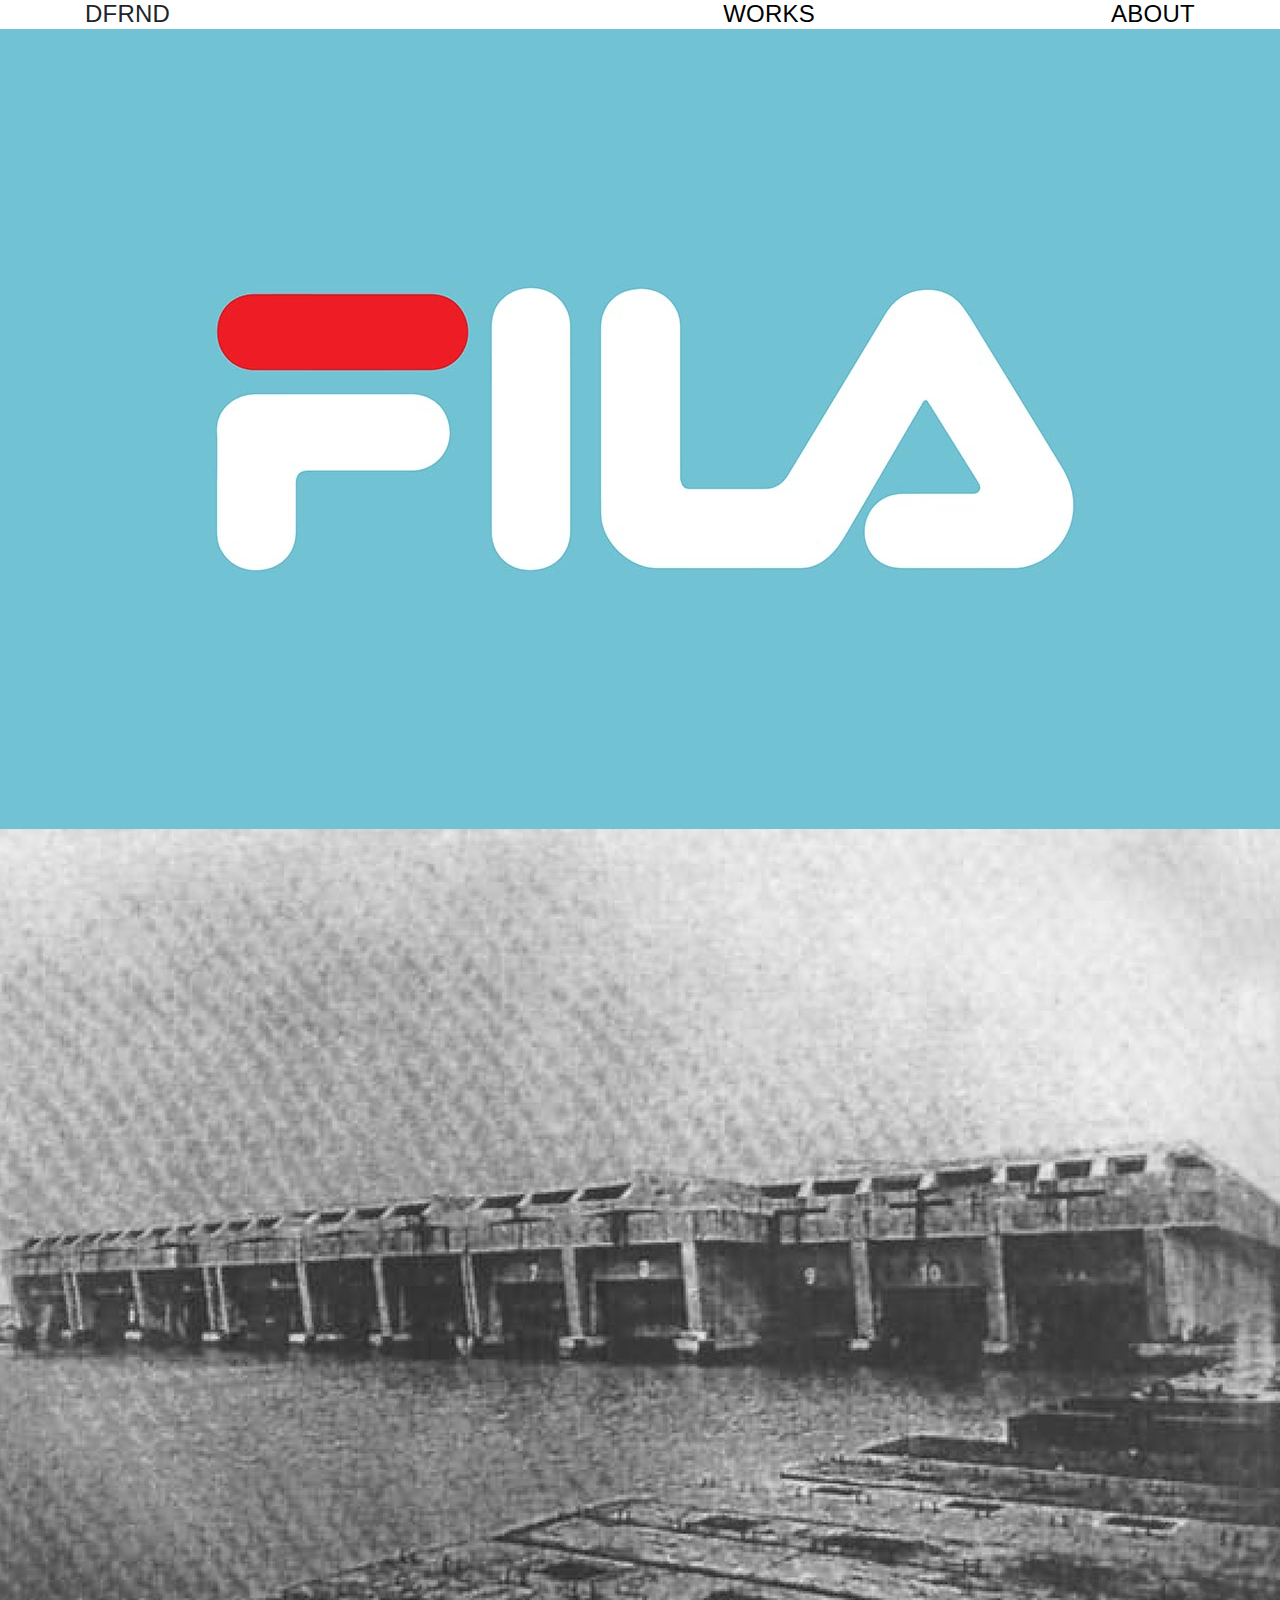
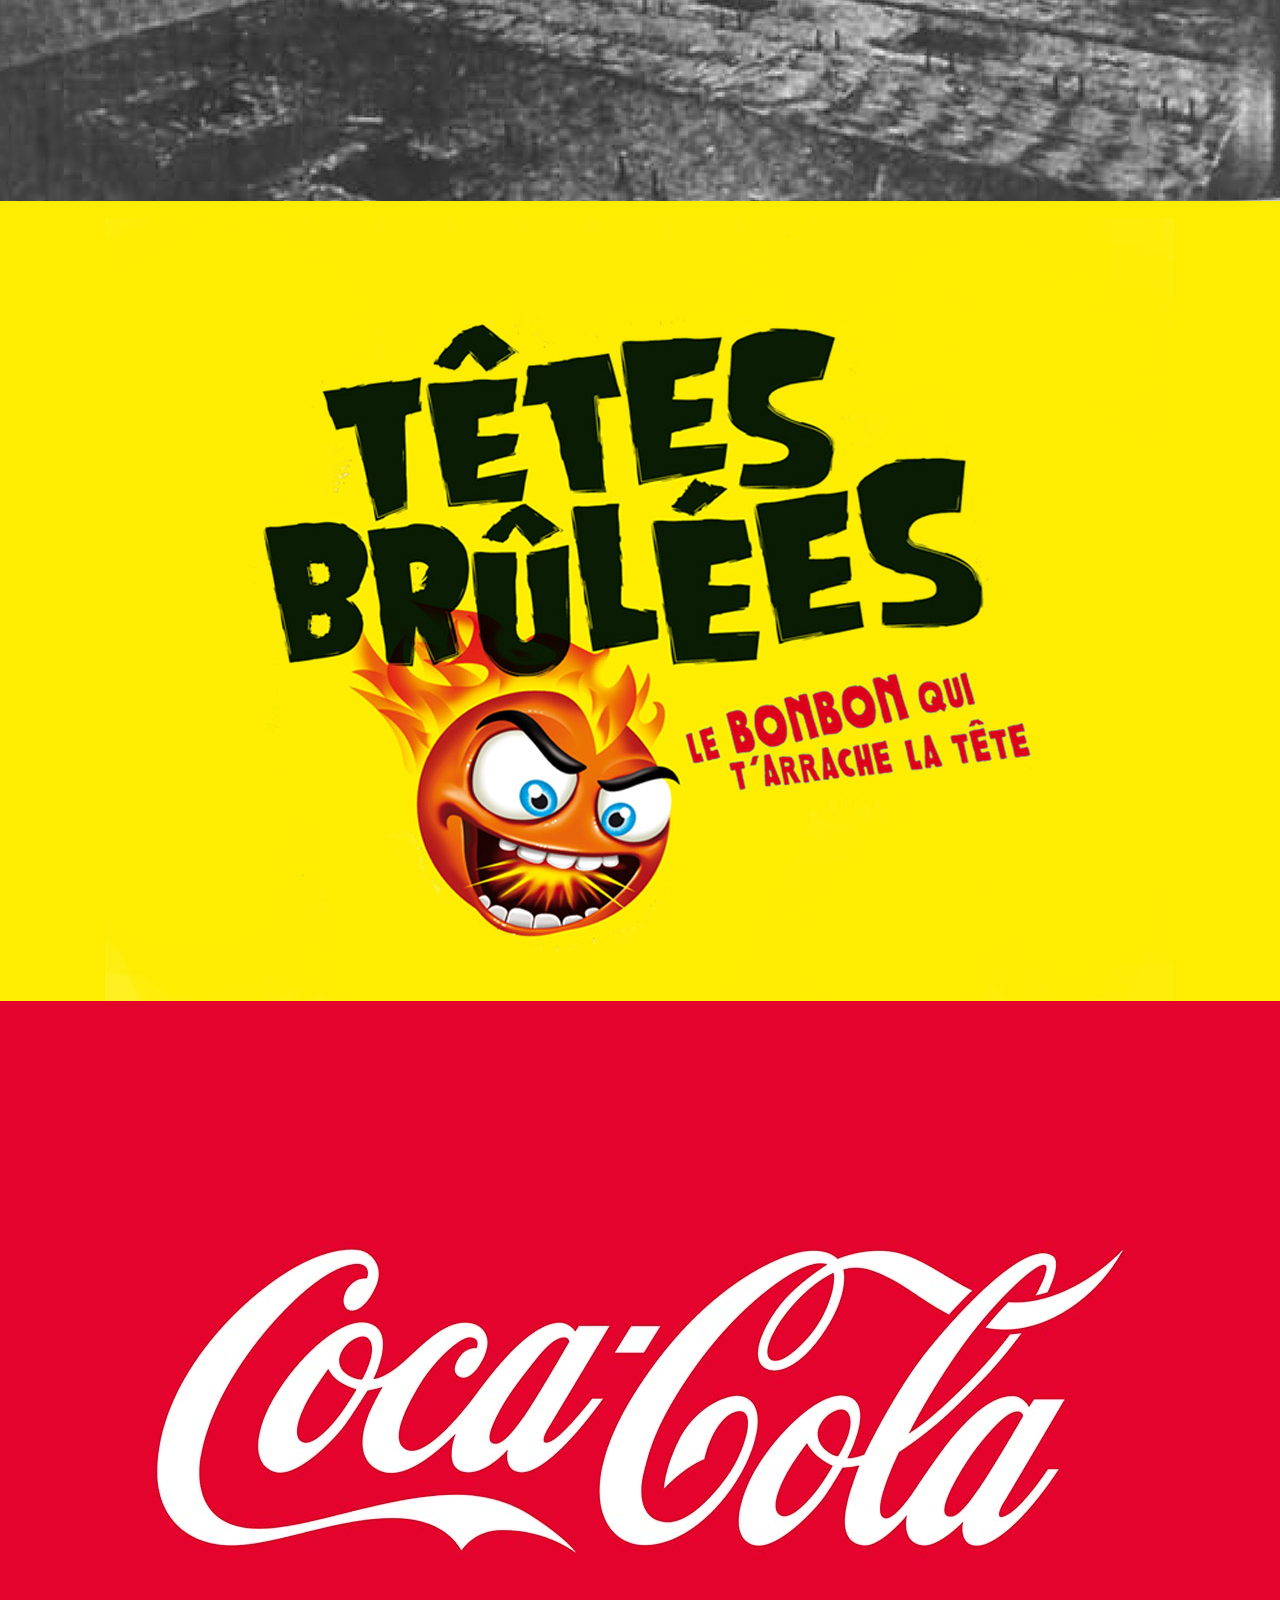
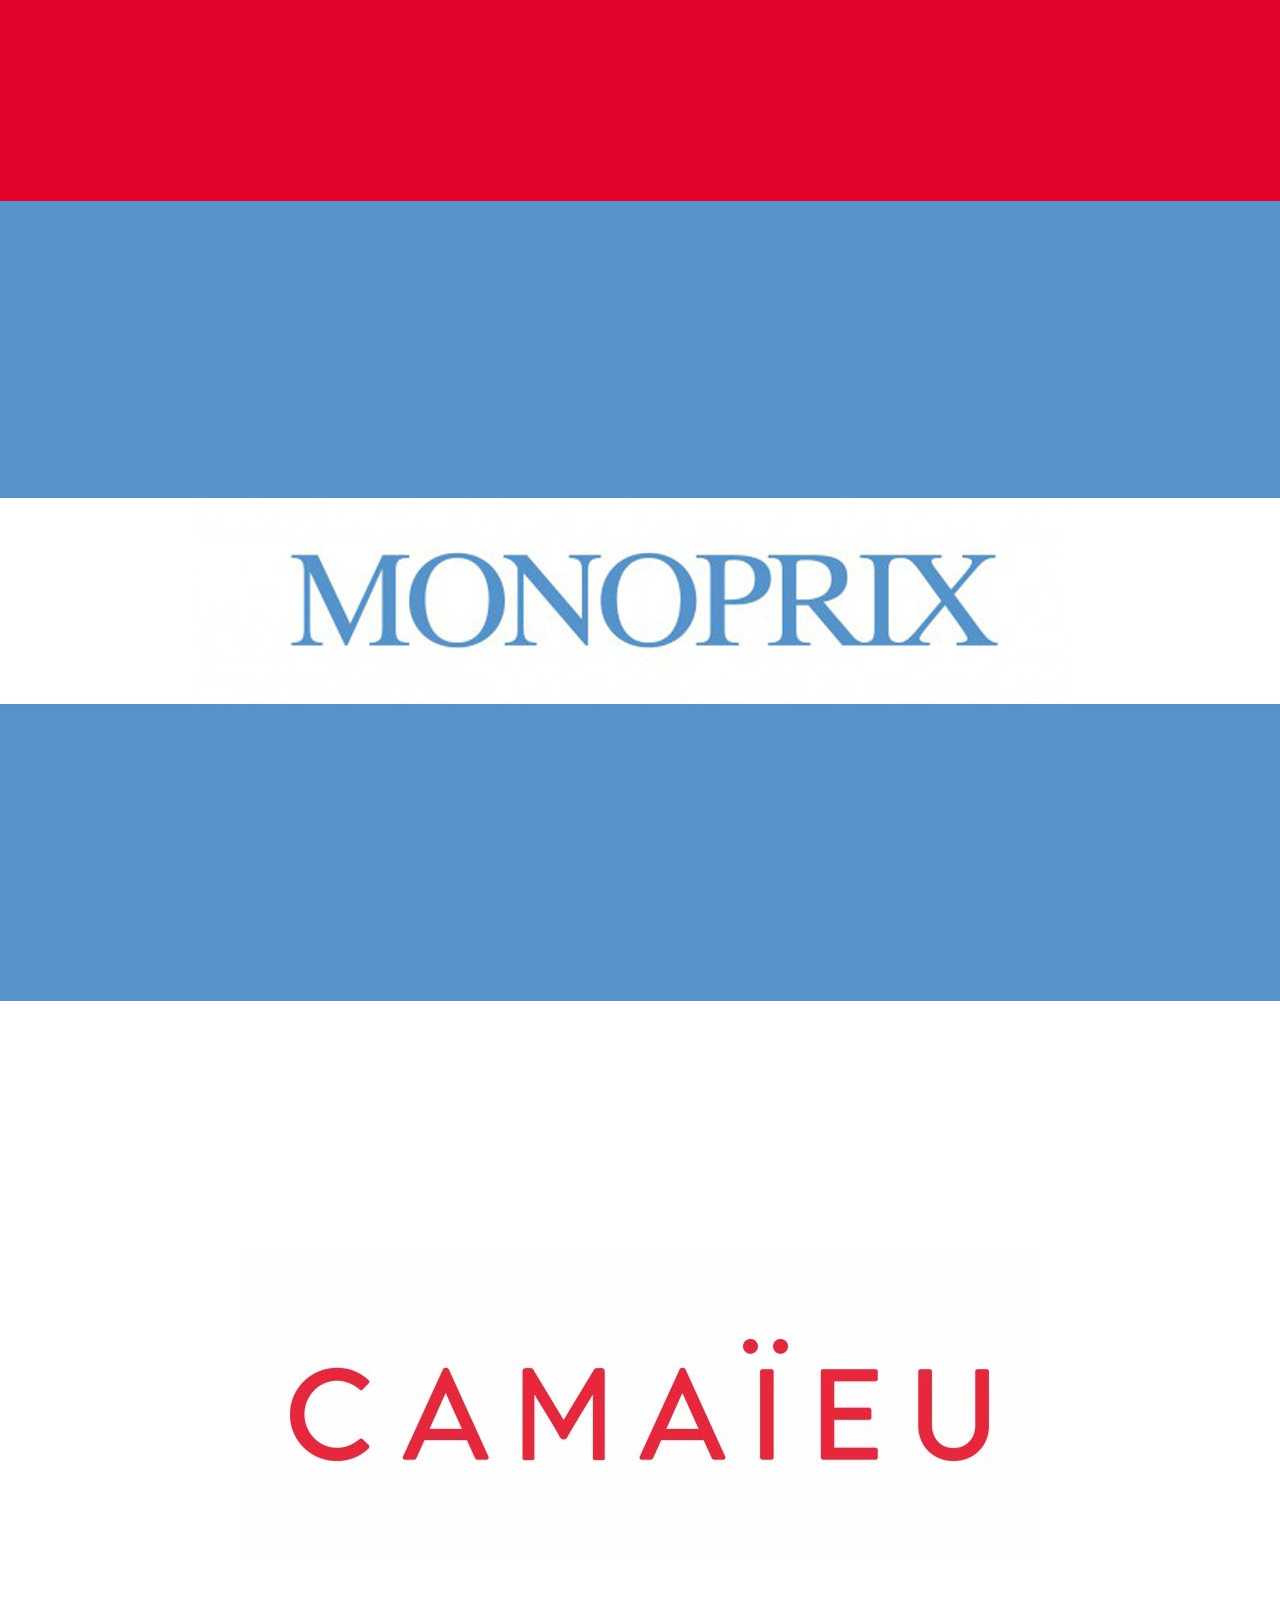
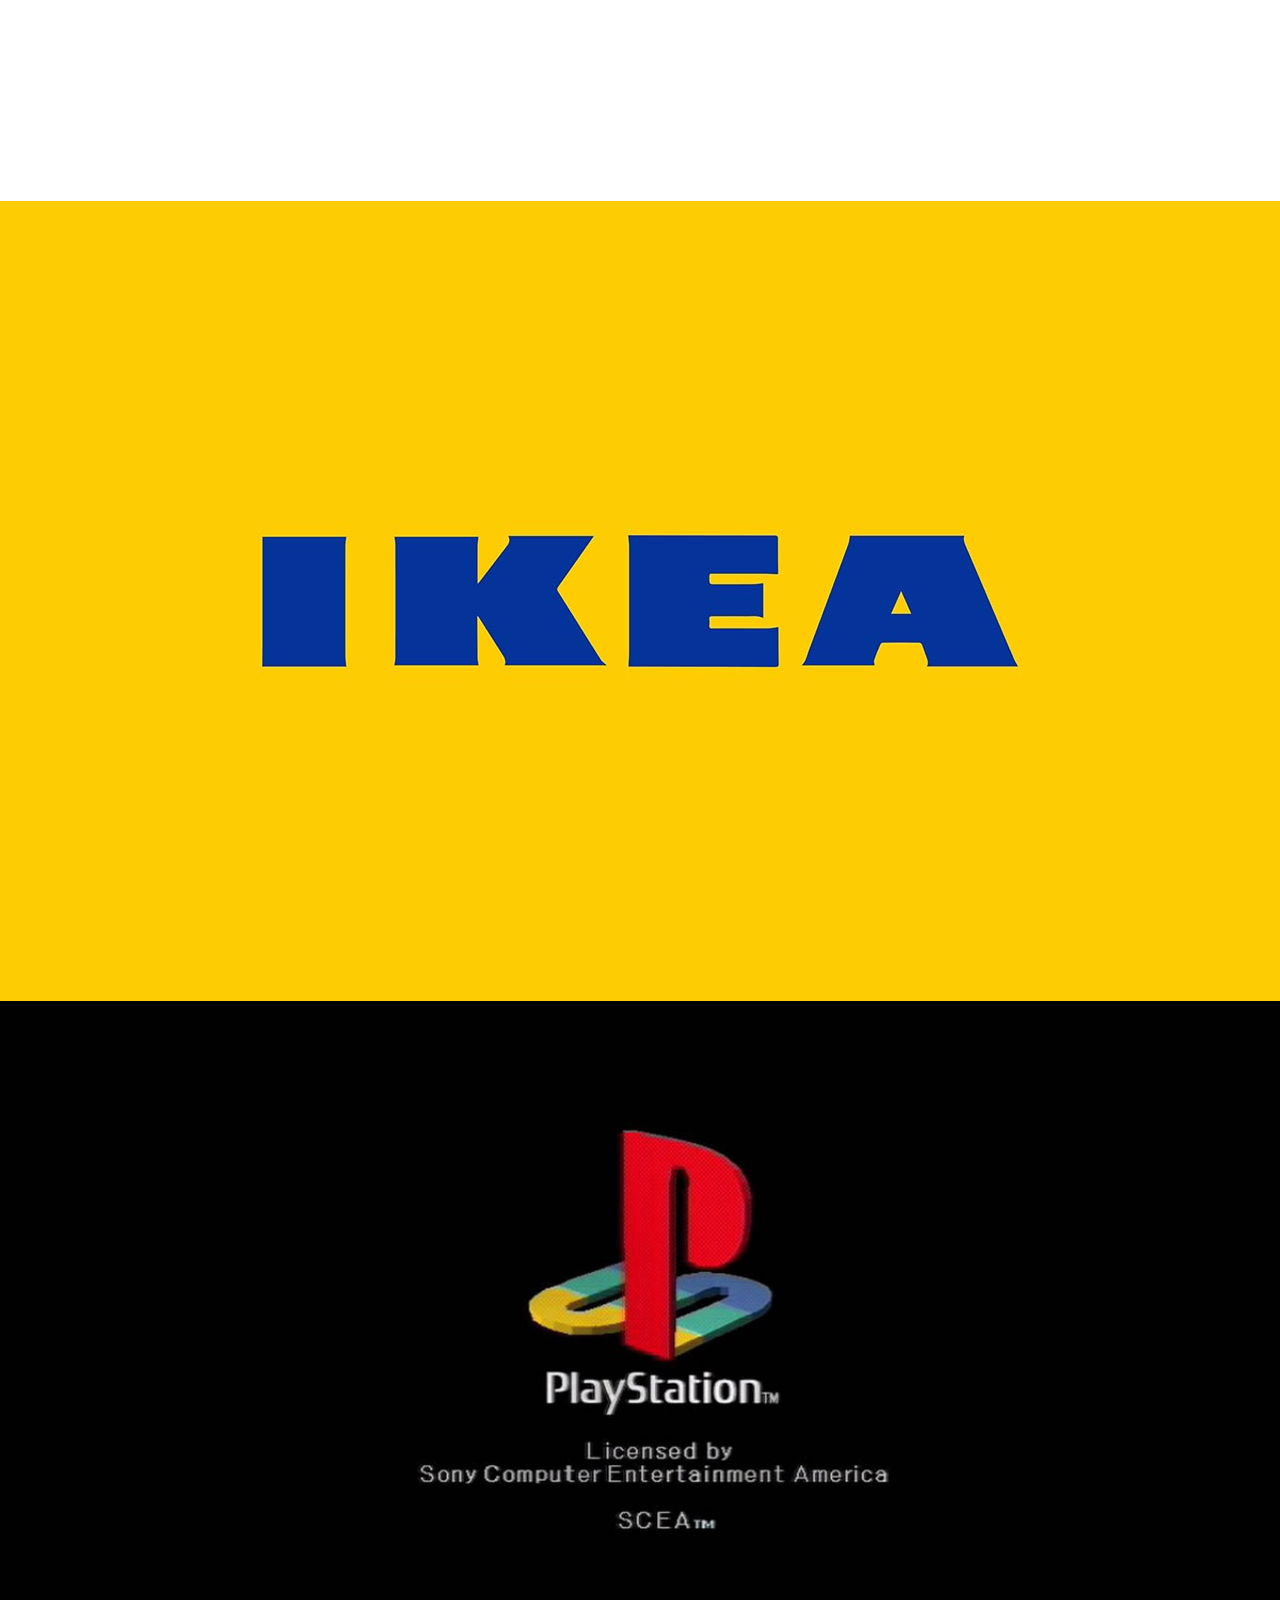
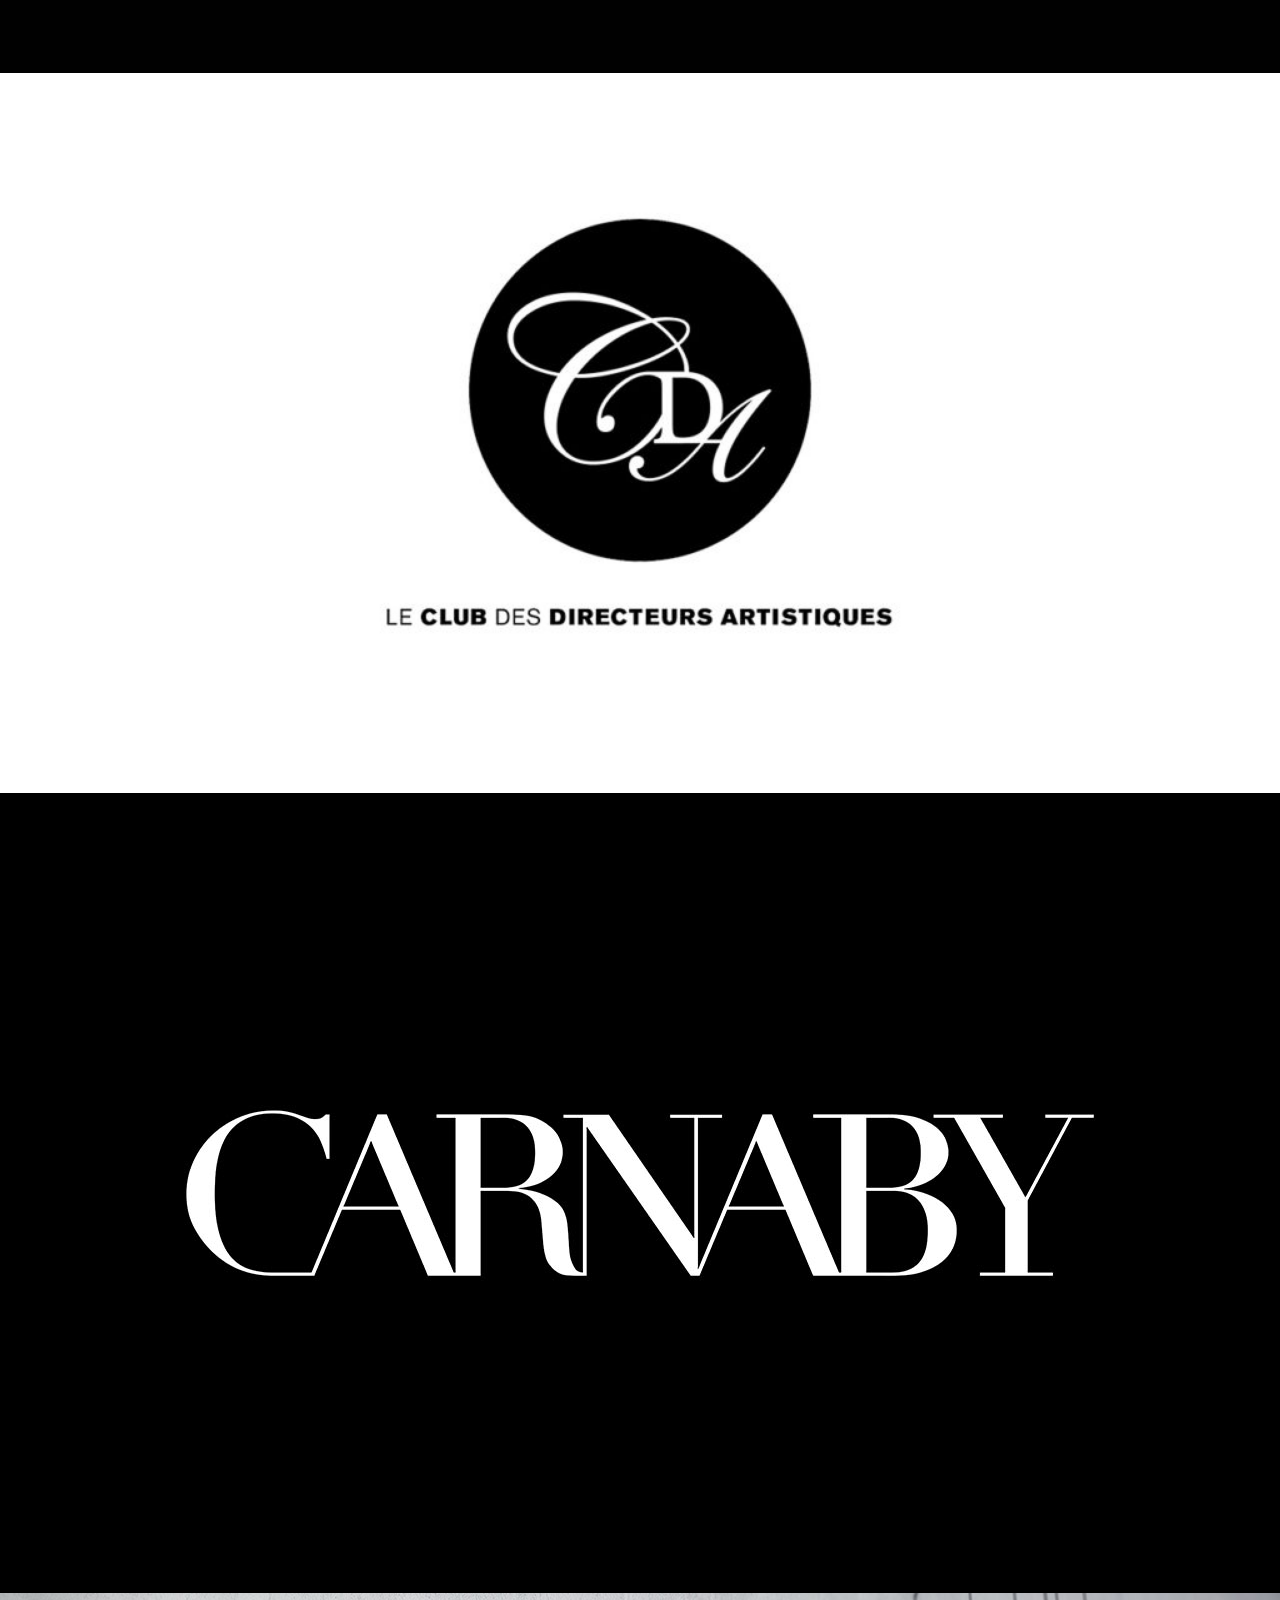
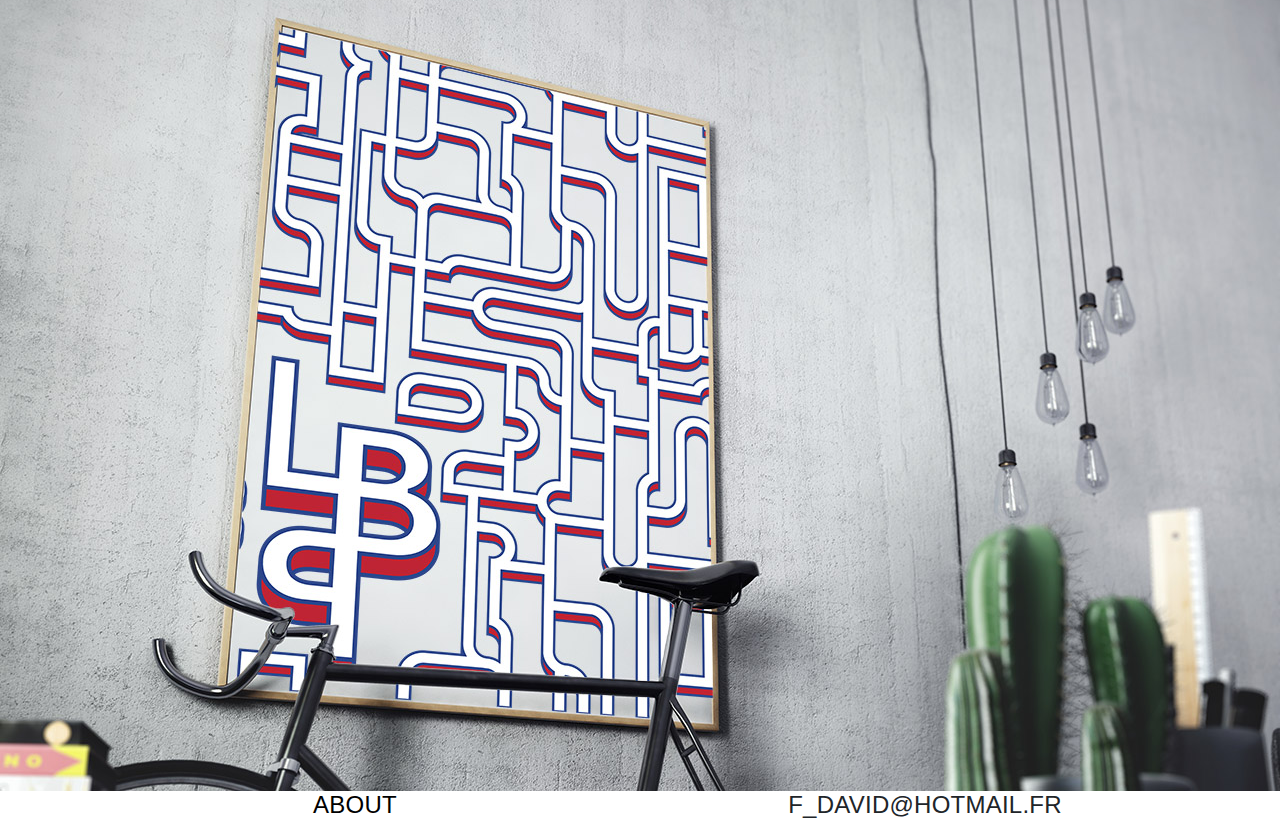
<file: index.html>
<!DOCTYPE html>
<html>
  <head>
    <meta charset="utf-8">
    <title>DFRND</title>

<meta name="viewport" content="initial-scale=1, maximum-scale=1">

    <link rel="stylesheet" href="styles/reset.css">
    <link rel="stylesheet" href="bootstrap/bootstrap.min.css">
    <link rel="stylesheet" href="styles/typo.css">
    <link rel="stylesheet" href="styles/main.css">
  </head>

<body>

    <header>
      <div class="container">
          <div class="row">
              <div class="col-md-4 col-xl-4">
                    <h1 class="">DFRND</h1>
              </div>
              <div class="col-md-4 text-right">
                    <a  href="index.html">WORKS</a>
              </div>
              <div class="col-md-4 text-right">
                    <a href="index2.html">ABOUT</a>
              </div>
          </div>
      </div>
  </header>

  <section id="comp">

      <div class="container-fluid ">
        <div class="fila">
          <a href="index3.html">  <img src="images/800x800/lienbookweb_fila.jpg" alt="Avatar" class="image" style="width:100%;"> </a>
          <a href="index3.html">   <div class="middle">
            <div class="text">
              <h2>Conception & DA </h2>
            </div>
          </div></a>
        </div>
      </div>

      <div class="container-fluid ">
        <div class="fila">
          <a href="index13.html">  <img src="images/800x800/lien-base.jpg" alt="Avatar" class="image" style="width:100%;"> </a>
          <a href="index13.html">   <div class="middle">
            <div class="text">
              <h2>Conception <br> & Refonte d'identité </h2>
            </div>
          </div></a>
        </div>
      </div>

      <div class="container-fluid">
        <a href="index11.html">  <img src="images/800x800/190304_tetebruler.jpg" alt="Avatar" class="image" style="width:100%"> </a>
        <a href="index11.html">   <div class="middle">
          <div class="text"><h2>Conception & DA</h2></div>
        </div> </a>
      </div>

      <div class="container-fluid">
        <a href="index4.html">  <img src="images/800x800/lienbookweb_coca.jpg" alt="Avatar" class="image" style="width:100%"> </a>
        <a href="index4.html">  <div class="middle">
          <div class="text"><h2>Valentin's poster</h2></div>
        </div></a>
      </div>

      <div class="container-fluid">
        <a href="index12.html">  <img src="images/800x800/monop_web.jpg" alt="Avatar" class="image" style="width:100%"> </a>
        <a href="index12.html">  <div class="middle">
          <div class="text"><h2>Wordplay's fever</h2></div>
        </div></a>
      </div>

    <div class="container-fluid">
      <a href="index5.html">  <img src="images/800x800/lienbookweb_camaieu.jpg" alt="Avatar" class="image" style="width:100%"> </a>
      <a href="index5.html">  <div class="middle">
        <div class="text"><h2>Signature de Marque</h2></div>
      </div> </a>
    </div>

    <div class="container-fluid">
      <a href="index6.html">  <img src="images/800x800/ikea.jpg" alt="Avatar" class="image" style="width:100%"> </a>
      <a href="index6.html">   <div class="middle">
        <div class="text"><h2>Communication digitale</h2></div>
      </div> </a>
    </div>

    <div class="container-fluid">
      <a href="index7.html">  <img src="images/800x800/ecranacceuil.jpeg" alt="Avatar" class="image" style="width:100%"> </a>
      <a href="index7.html">  <div class="middle">
        <div class="text"><h2> Univers de marque </h2></div>
      </div> </a>
    </div>

    <div class="container-fluid">
      <a href="index8.html">  <img src="images/800x800/cda.jpg" alt="Avatar" class="image" style="width:100%"> </a>
      <a href="index8.html">  <div class="middle">
        <div class="text"><h2>Conception & DA </h2></div>
      </div> </a>
    </div>

    <div class="container-fluid">
      <a href="index9.html">  <img src="images/800x800/lienbookweb_carnaby.jpg" alt="Avatar" class="image" style="width:100%"> </a>
      <a href="index9.html">  <div class="middle">
        <div class="text"><h2>Refonte logo <br> Déclinaison</h2></div>
      </div> </a>
    </div>

    <div class="container-fluid">
      <a href="index10.html">  <img src="images/800x800/lbp_lienbookweb.jpg" alt="Avatar" class="image" style="width:100%"> </a>
      <a href="index10.html">  <div class="middle">
        <div class="text"><h2>Lancement identité</h2></div>
      </div> </a>
    </div>

    <div class="container footer">
        <div class="row">
            <div class="col-md-6 ">
                  <a href="index2.html">ABOUT</a>
            </div>
            <div class="col-md-6 ">
                  <h1> F_DAVID@HOTMAIL.FR </h1>
            </div>
        </div>
    </div>

</section>

<script src="scripts/jquery-3.2.1.min.js"></script>
<script src="scripts/jquery.lettering-0.6.1.min.js"></script>
<script>
$(document).ready(function() {
  $(".fancy_title").lettering();
});
</script>



  </body>
</html>
</file>
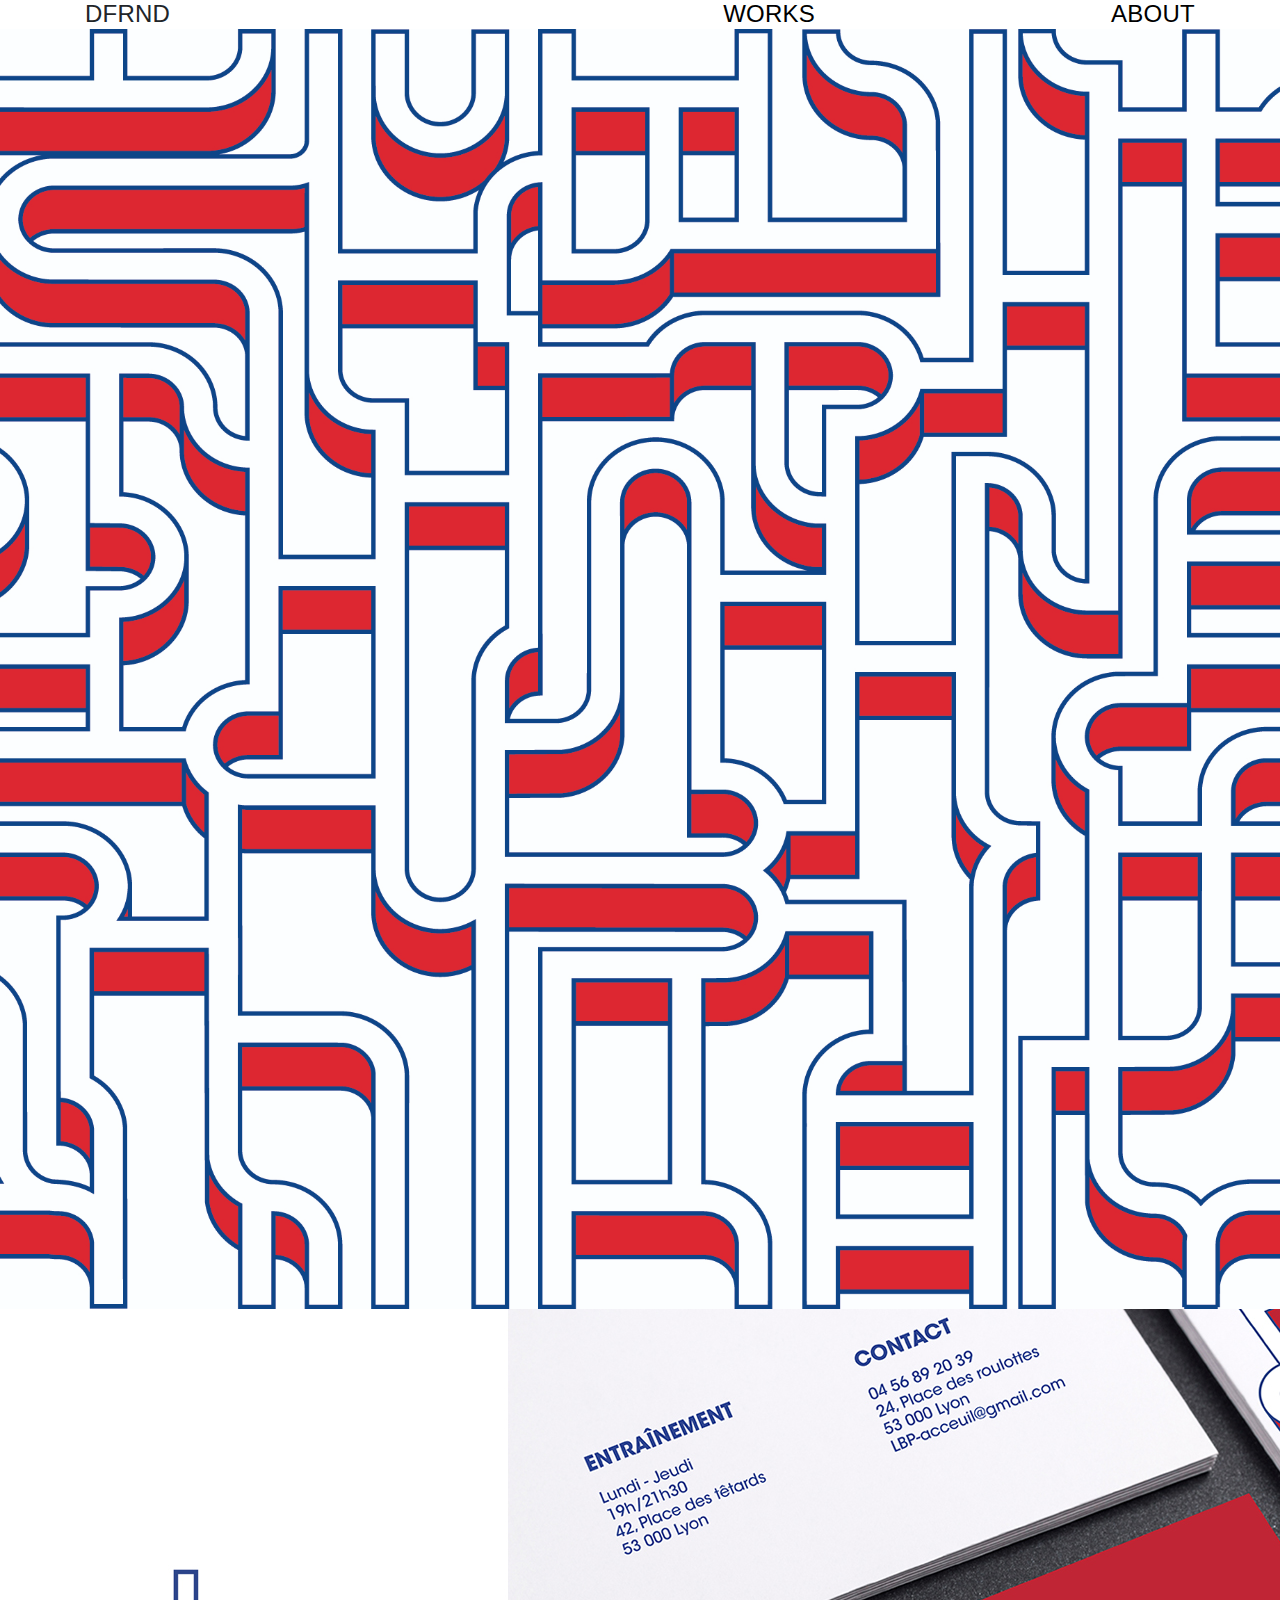
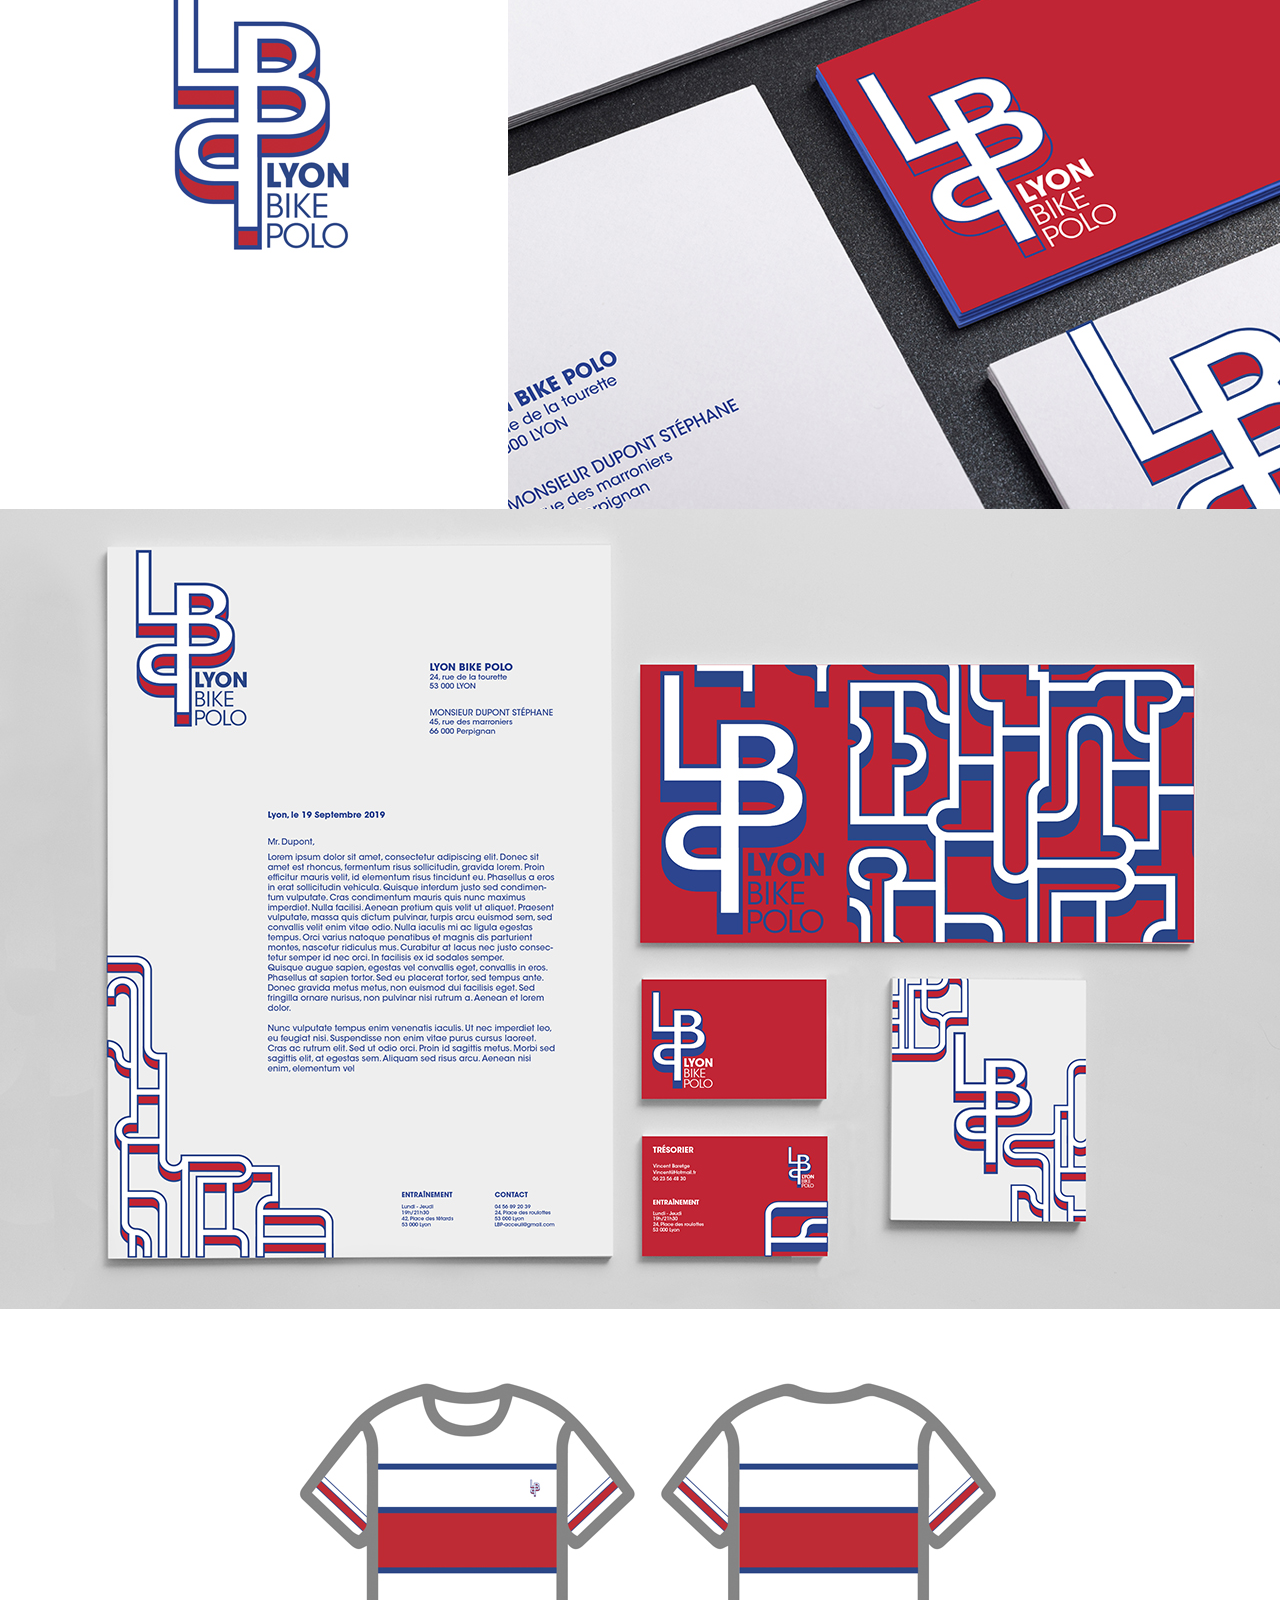
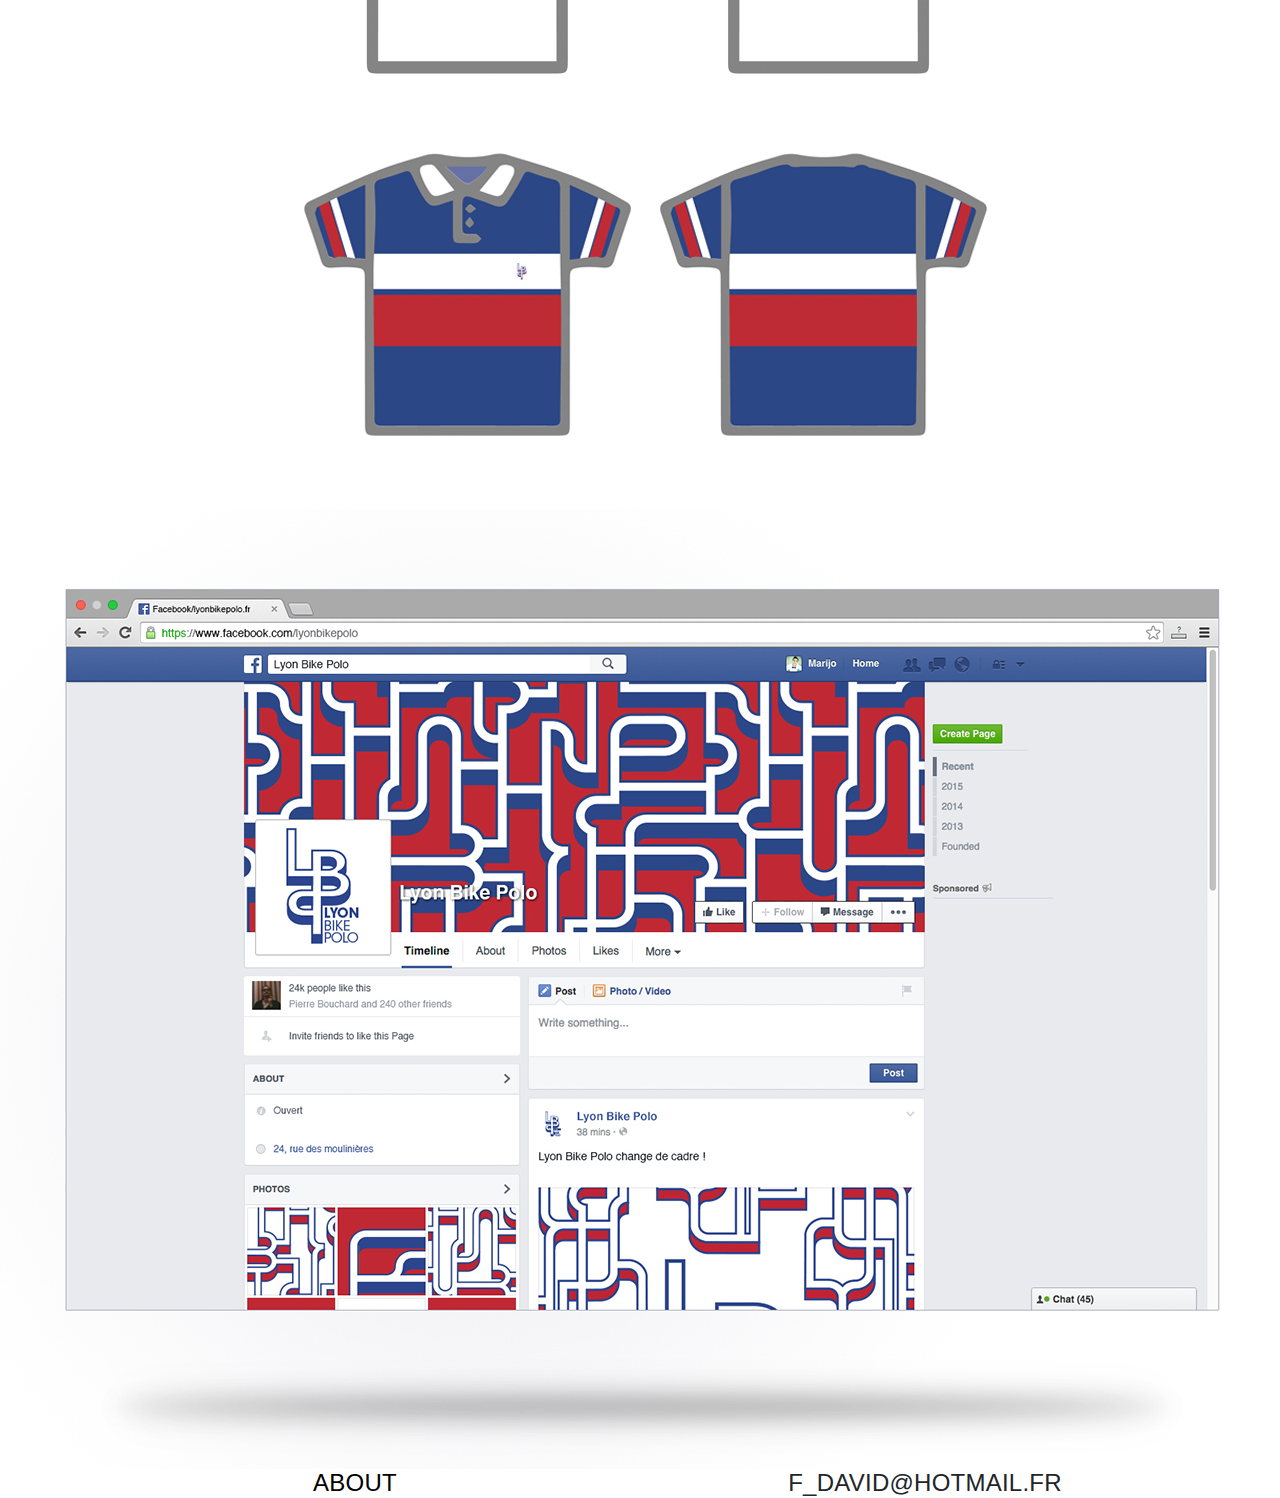
<file: index10.html>
<!DOCTYPE html>
<html>
  <head>
    <meta charset="utf-8">
    <title>DFRND</title>

<meta name="viewport" content="initial-scale=1, maximum-scale=1">

<link rel="stylesheet" href="styles/reset.css">
<link rel="stylesheet" href="bootstrap/bootstrap.min.css">
<link rel="stylesheet" href="styles/typo.css">
<link rel="stylesheet" href="styles/main.css">


  </head>

  <body>

    <header>
      <div class="container">
          <div class="row">
              <div class="col-md-4 col-xl-4">
                    <h1 class="">DFRND</h1>
              </div>
              <div class="col-md-4 text-right">
                    <a  href="index.html">WORKS</a>
              </div>
              <div class="col-md-4 text-right">
                    <a href="index2.html">ABOUT</a>
              </div>
          </div>
      </div>
  </header>


    <section id="comp">
      <div class="lbp">

      <div class="image-right media-block lbpanim">
      <div>
        <iframe width="100%" height="615" src="https://www.youtube.com/embed/A0J3WmsZ_CI" frameborder="0" allow="accelerometer; autoplay; encrypted-media; gyroscope; picture-in-picture" allowfullscreen></iframe>
      </div>
      </div>
      </div>

      <div class="image-right media-block cocacola">

      <div>
        <img  src="images/800x800/190220_lbp_logo_book-01.jpg" alt="">
      </div>
      </div>

      <div class="image-left media-block">
      <div>
        <img src="images/800x800/180920_lbp_papeterie_complt copie.jpg" alt="">
      </div>
    </div>

    <div class="image-left media-block">
    <div>
      <img src="images/800x800/190302_lbp_tshirt.jpg" alt="">
    </div>
  </div>

    <div class="image-right media-block cocacola">
      <div>
          <img  src="images/800x800/180920_lbp_facebook copie.jpg" alt="">
      </div>
    </div>



      <div class="container footer">
          <div class="row">
              <div class="col-md-6 ">
                    <a href="index2.html">ABOUT</a>
              </div>
              <div class="col-md-6 ">
                    <h1> F_DAVID@HOTMAIL.FR </h1>
              </div>
          </div>
      </div>

    </section>

  <script src="scripts/jquery-3.2.1.min.js"></script>
  <script src="scripts/jquery.lettering-0.6.1.min.js"></script>
  <script>
  $(document).ready(function() {
    $(".fancy_title").lettering();
  });
  </script>



  </body>
</html>
</file>
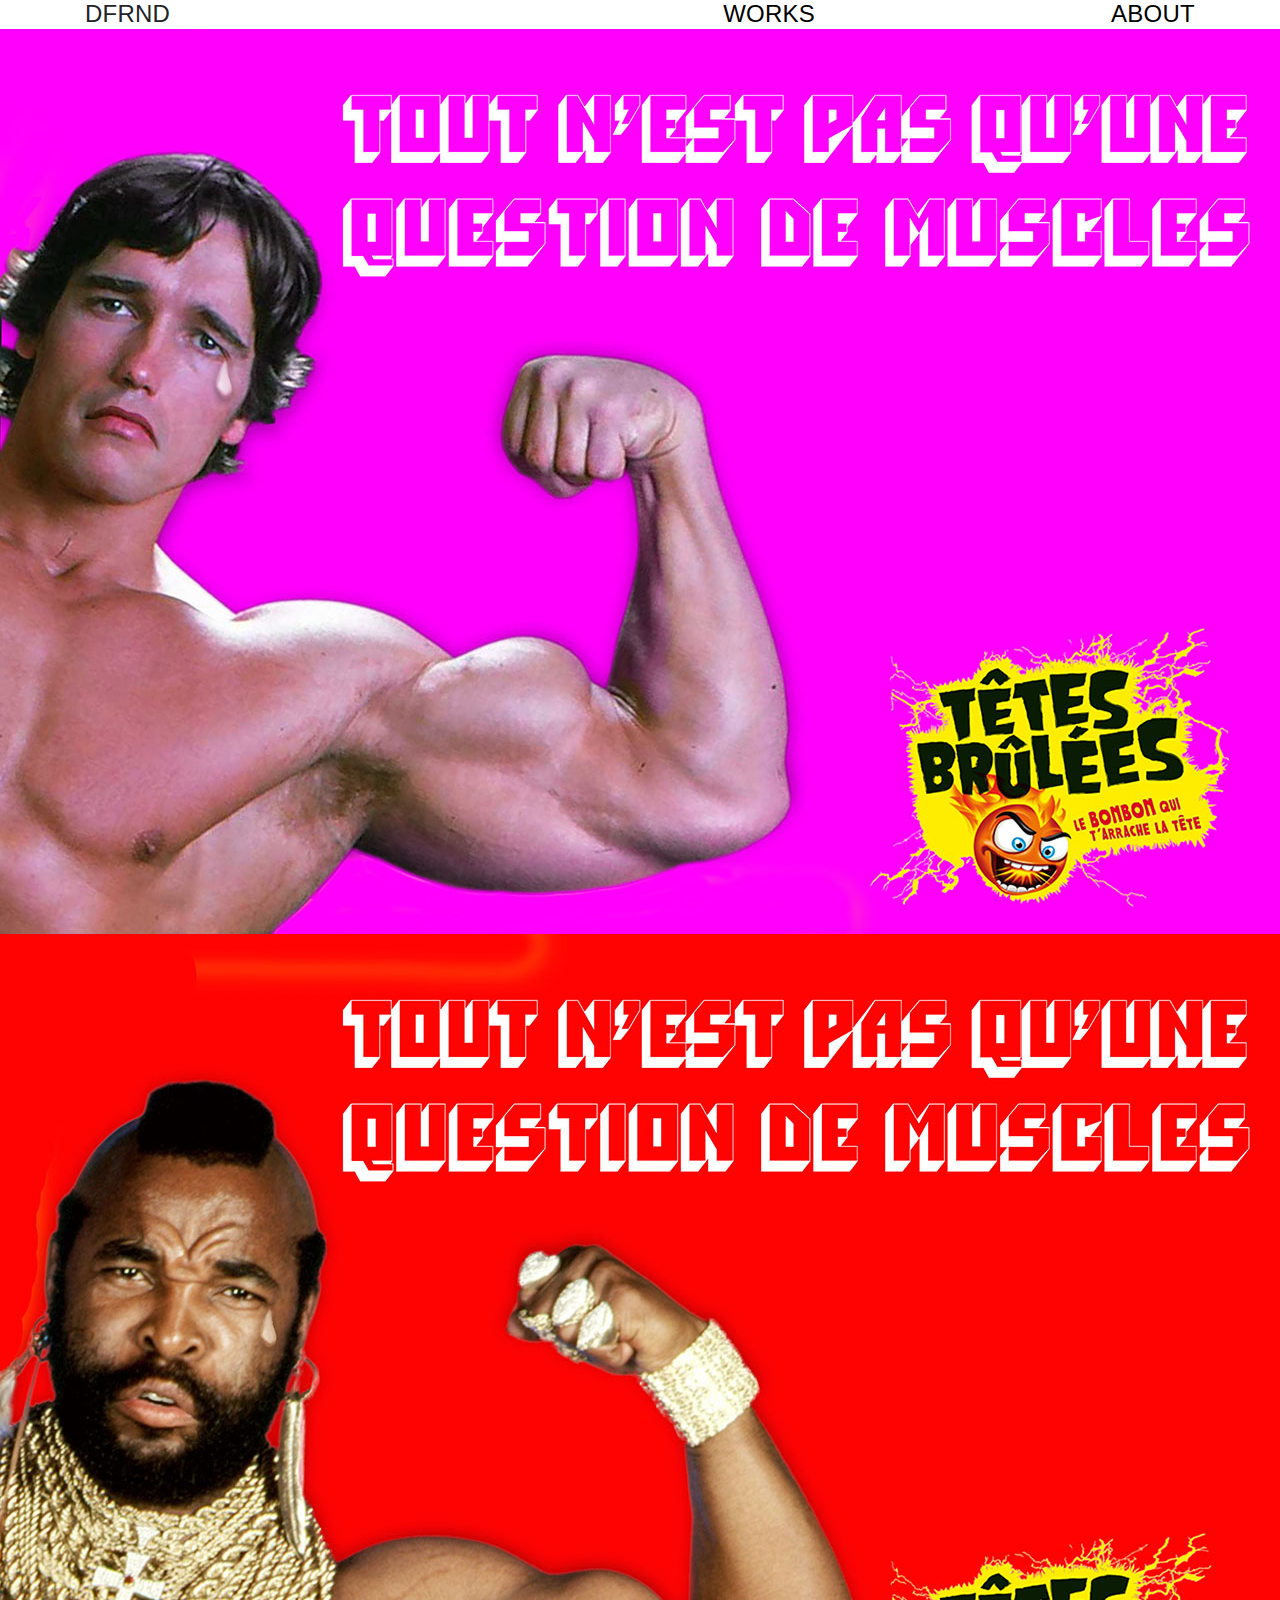
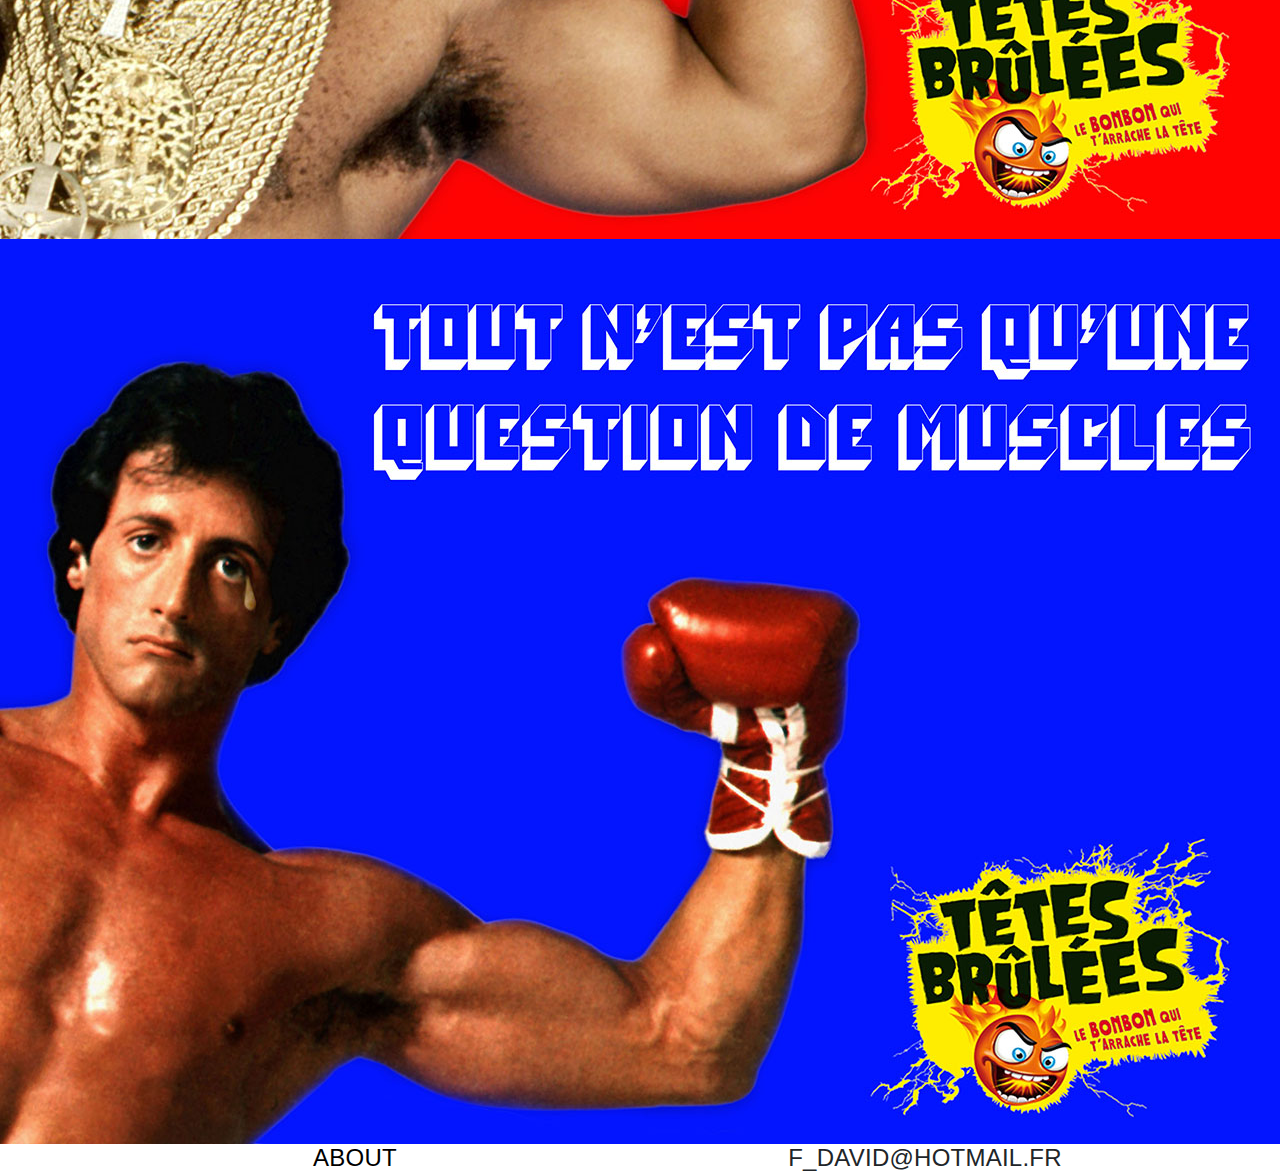
<file: index11.html>
<!DOCTYPE html>
<html>
  <head>
    <meta charset="utf-8">
    <title>DFRND</title>

<meta name="viewport" content="initial-scale=1, maximum-scale=1">

<link rel="stylesheet" href="styles/reset.css">
<link rel="stylesheet" href="bootstrap/bootstrap.min.css">
<link rel="stylesheet" href="styles/typo.css">
<link rel="stylesheet" href="styles/main.css">


  </head>

  <body>

    <header>
      <div class="container">
          <div class="row">
              <div class="col-md-4 col-xl-4">
                    <h1 class="">DFRND</h1>
              </div>
              <div class="col-md-4 text-right">
                    <a  href="index.html">WORKS</a>
              </div>
              <div class="col-md-4 text-right">
                    <a href="index2.html">ABOUT</a>
              </div>
          </div>
      </div>
  </header>


    <section id="comp">


      <div class="image-left media-block">
          <div>
            <img src="images/800x800/190304_tetebruler_arnoldvioletfinal.jpg" alt="">
          </div>
      </div>

      <div class="image-right media-block">
        <div>
          <img src="images/800x800/190304_tetebruler_mistertrougefinal.jpg" alt="">
        </div>
      </div>

      <div class="image-left media-block">
          <div>
            <img src="images/800x800/190304_tetebruler_stalonebleu.jpg" alt="">
          </div>
      </div>


      <div class="container footer">
          <div class="row">
              <div class="col-md-6 ">
                    <a href="index2.html">ABOUT</a>
              </div>
              <div class="col-md-6 ">
                    <h1> F_DAVID@HOTMAIL.FR </h1>
              </div>
          </div>
      </div>

    </section>


  <script src="scripts/jquery-3.2.1.min.js"></script>
  <script src="scripts/jquery.lettering-0.6.1.min.js"></script>
  <script>
  $(document).ready(function() {
    $(".fancy_title").lettering();
  });
  </script>



  </body>
</html>
</file>
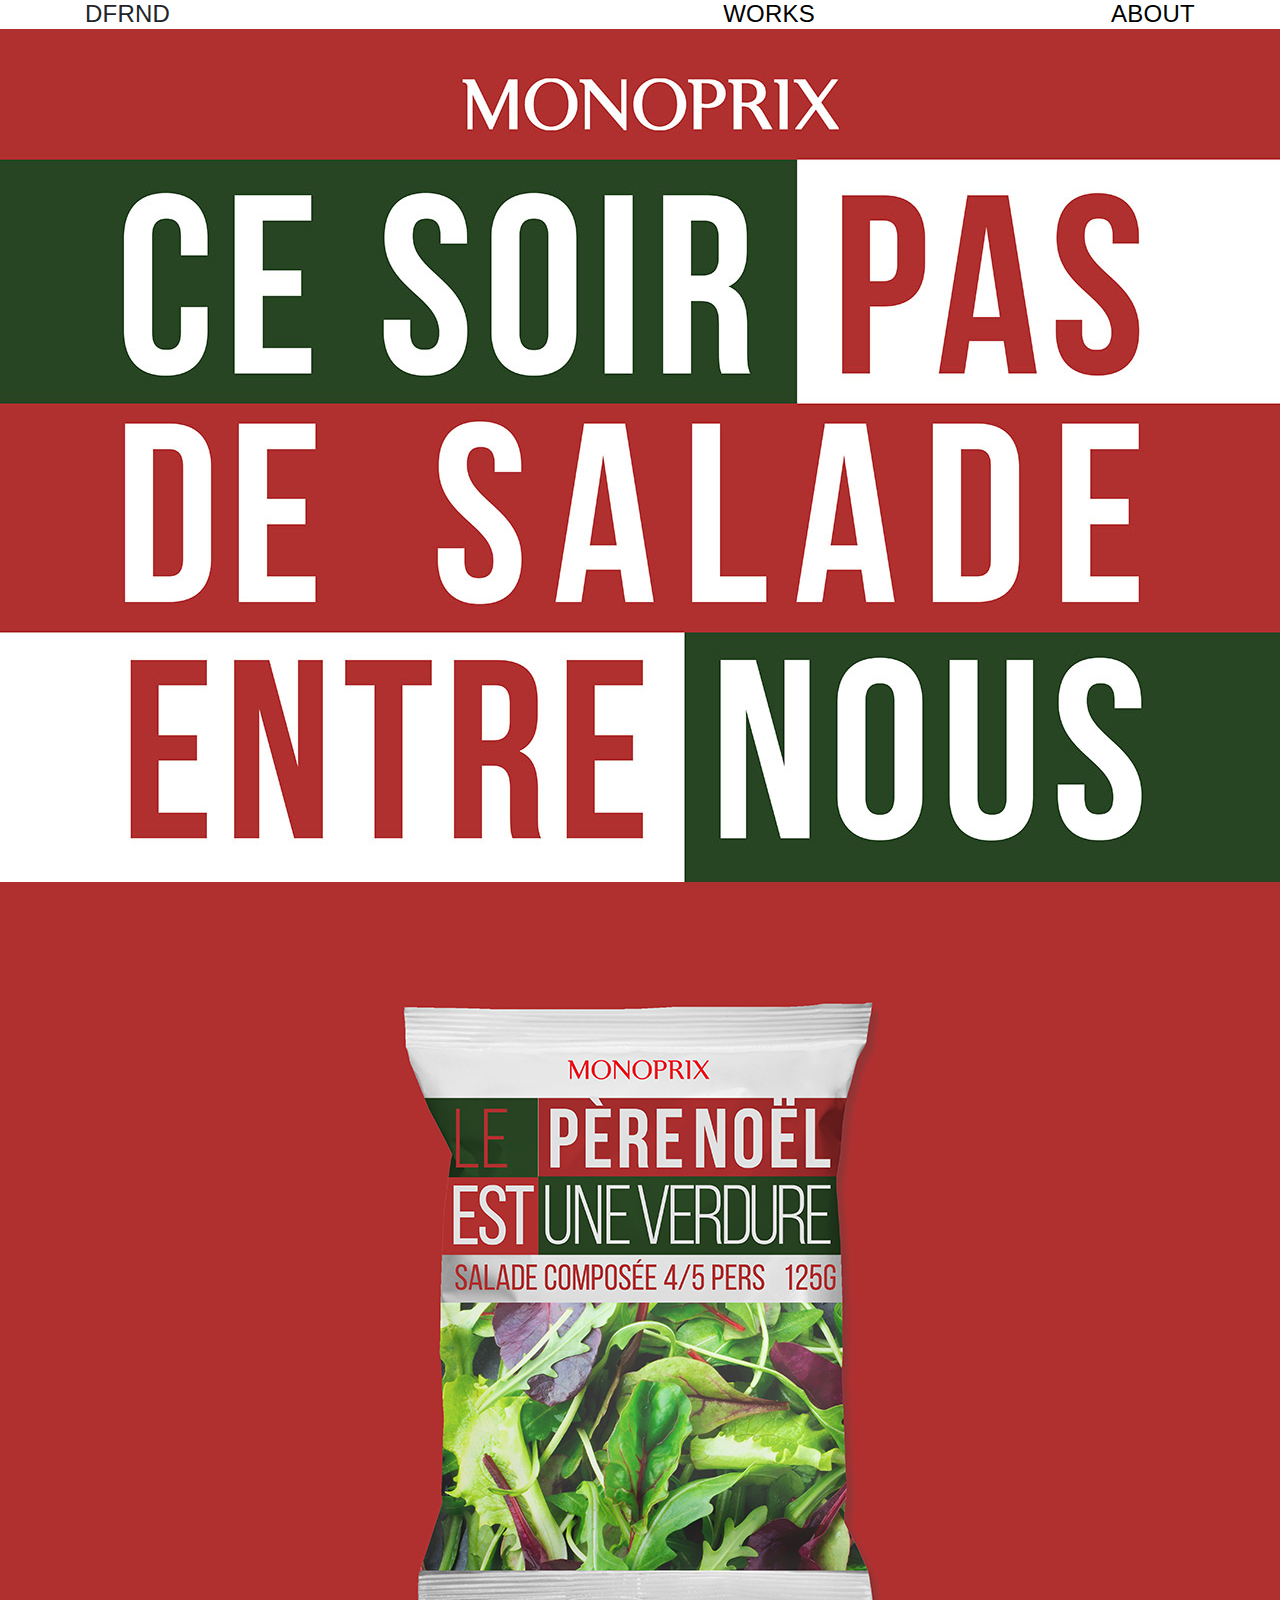
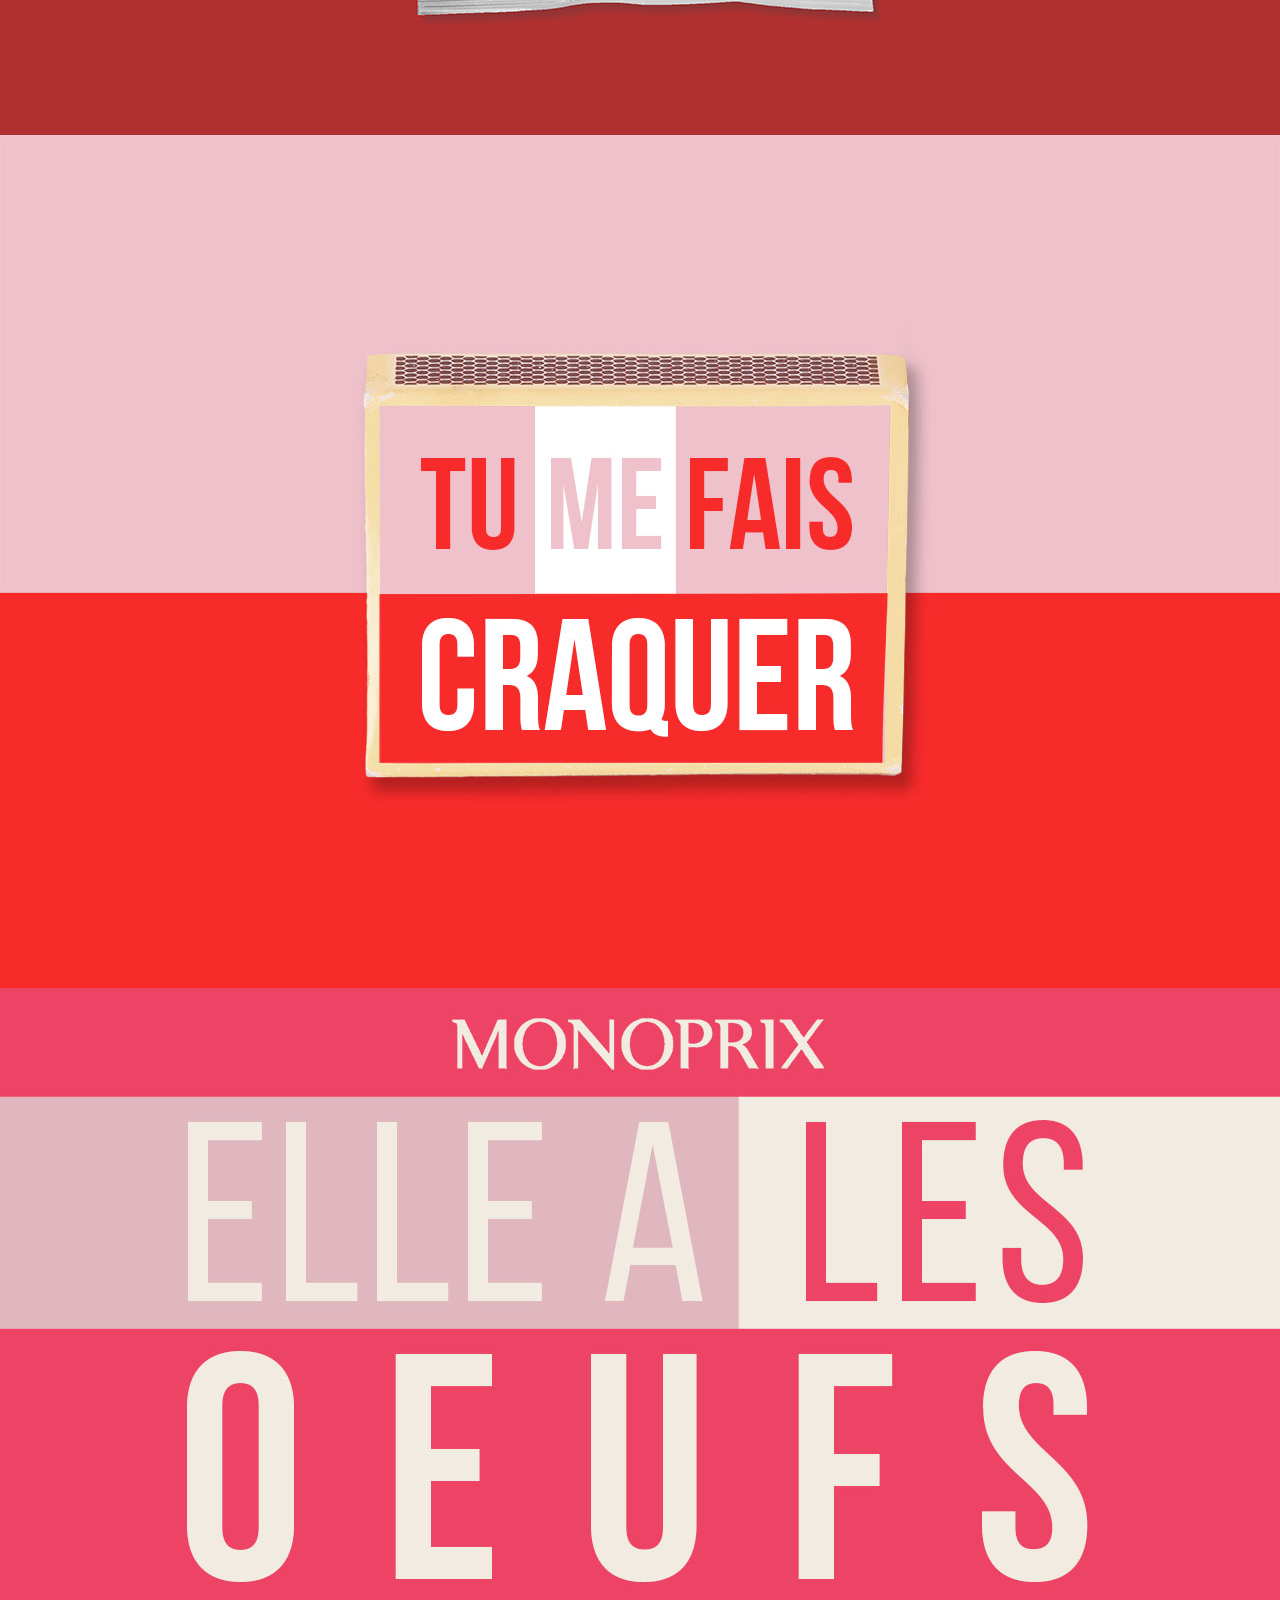
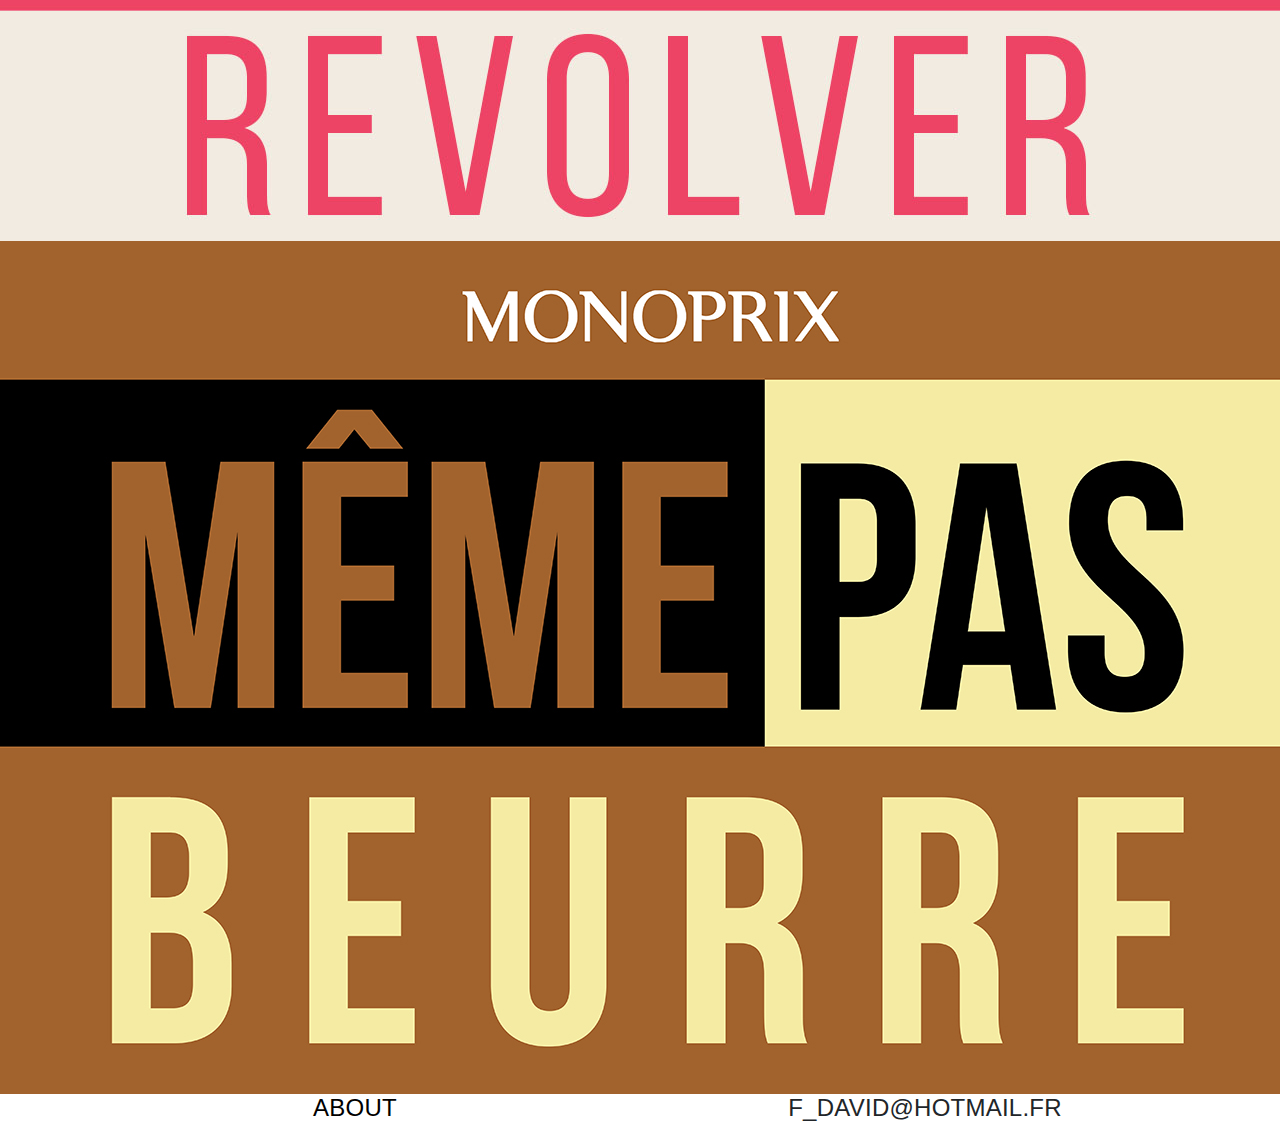
<file: index12.html>
<!DOCTYPE html>
<html>
  <head>
    <meta charset="utf-8">
    <title>DFRND</title>

<meta name="viewport" content="initial-scale=1, maximum-scale=1">

<link rel="stylesheet" href="styles/reset.css">
<link rel="stylesheet" href="bootstrap/bootstrap.min.css">
<link rel="stylesheet" href="styles/typo.css">
<link rel="stylesheet" href="styles/main.css">


  </head>

  <body>

    <header>
      <div class="container">
          <div class="row">
              <div class="col-md-4 col-xl-4">
                    <h1 class="">DFRND</h1>
              </div>
              <div class="col-md-4 text-right">
                    <a  href="index.html">WORKS</a>
              </div>
              <div class="col-md-4 text-right">
                    <a href="index2.html">ABOUT</a>
              </div>
          </div>
      </div>
  </header>


    <section id="comp">


      <div class="image-left media-block">
          <div>
            <img src="images/800x800/190226_wrkshp_monoprix_salade-web.jpg" alt="">
          </div>
      </div>

      <div class="image-right media-block">
        <div>
          <img src="images/800x800/190225_wrkshp_monoprix_salade-web.jpg" alt="">
        </div>
      </div>

      <div class="image-left media-block">
          <div>
            <img src="images/800x800/190225_wrkshp_monoprix_fire_web.jpg" alt="">
          </div>
      </div>

      <div class="image-left media-block">
          <div>
            <img src="images/800x800/190226_wrkshp_monoprix_oeufs-web.jpg" alt="">
          </div>
      </div>

      <div class="image-right media-block">
        <div>
          <img src="images/800x800/190226_wrkshp_monoprix_beurre-web.jpg" alt="">
        </div>
      </div>


      <div class="container footer">
          <div class="row">
              <div class="col-md-6 ">
                    <a href="index2.html">ABOUT</a>
              </div>
              <div class="col-md-6 ">
                    <h1> F_DAVID@HOTMAIL.FR </h1>
              </div>
          </div>
      </div>

    </section>


  <script src="scripts/jquery-3.2.1.min.js"></script>
  <script src="scripts/jquery.lettering-0.6.1.min.js"></script>
  <script>
  $(document).ready(function() {
    $(".fancy_title").lettering();
  });
  </script>



  </body>
</html>
</file>
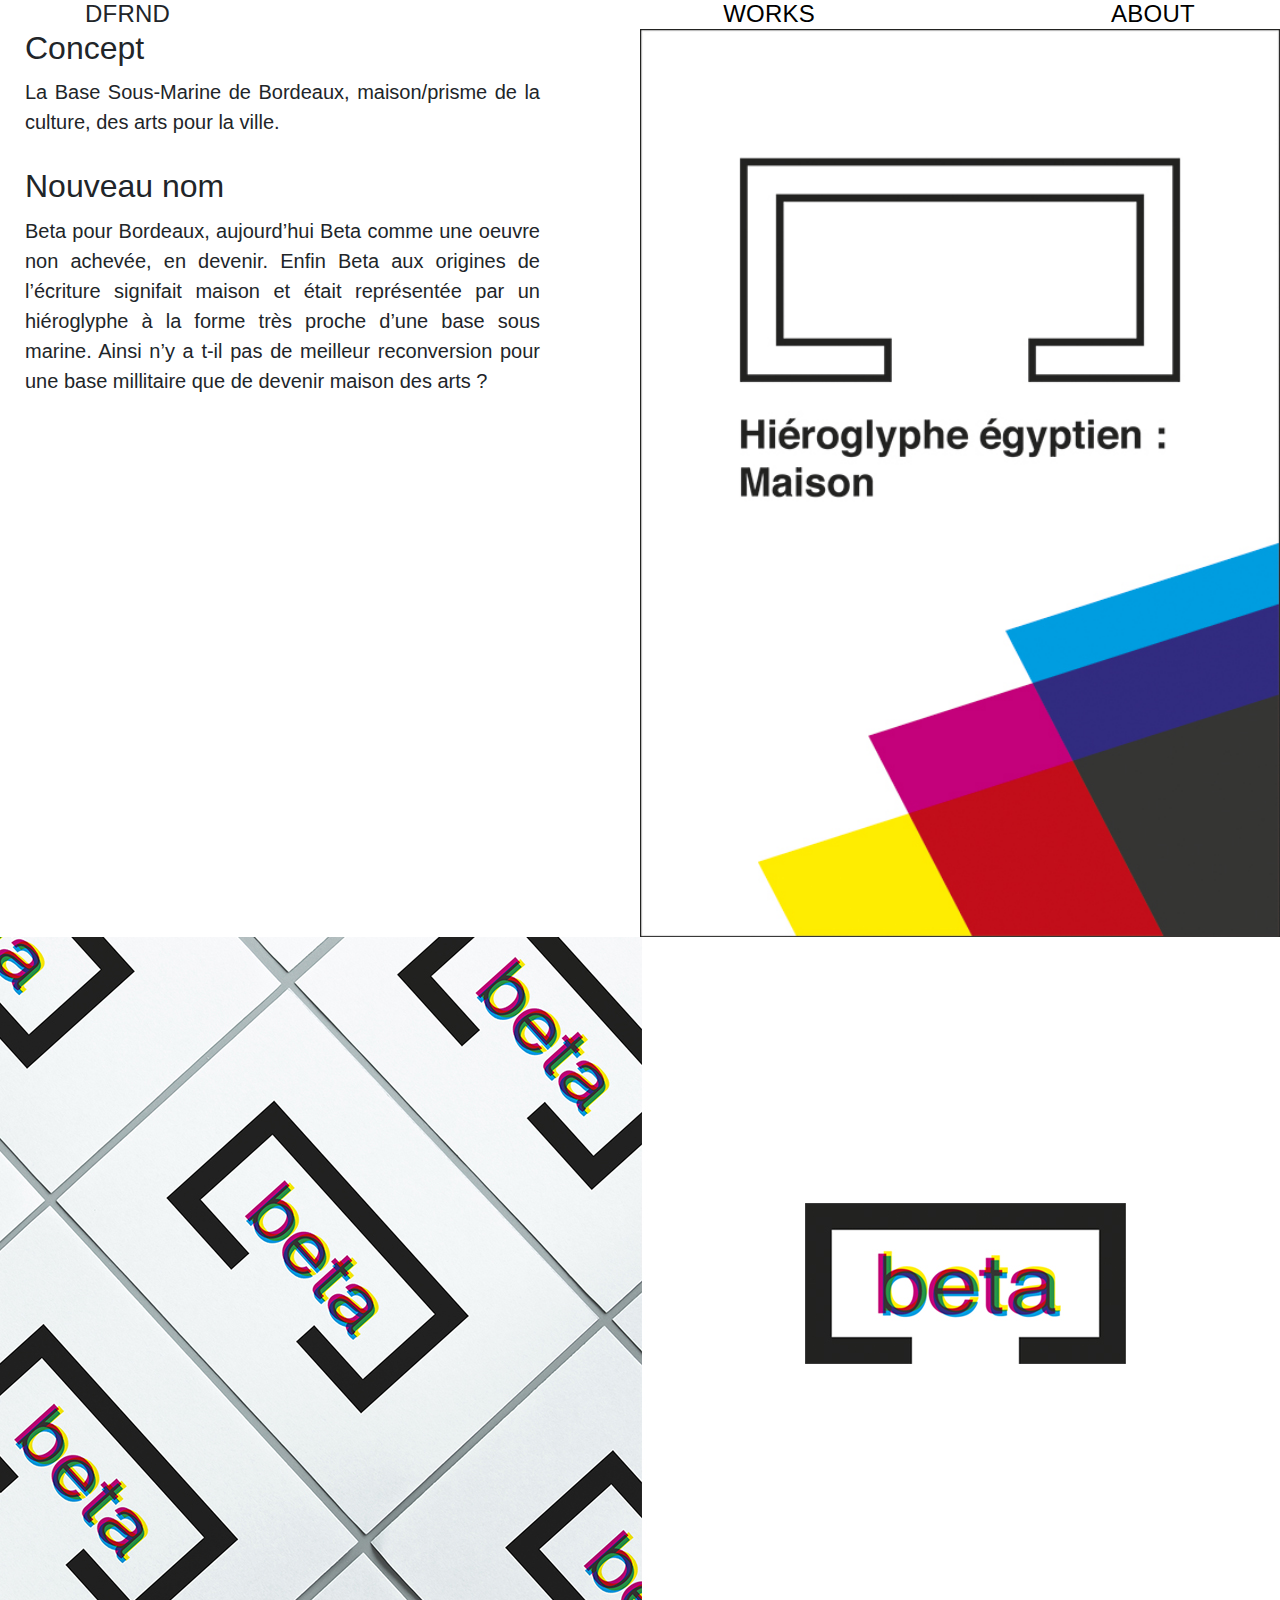
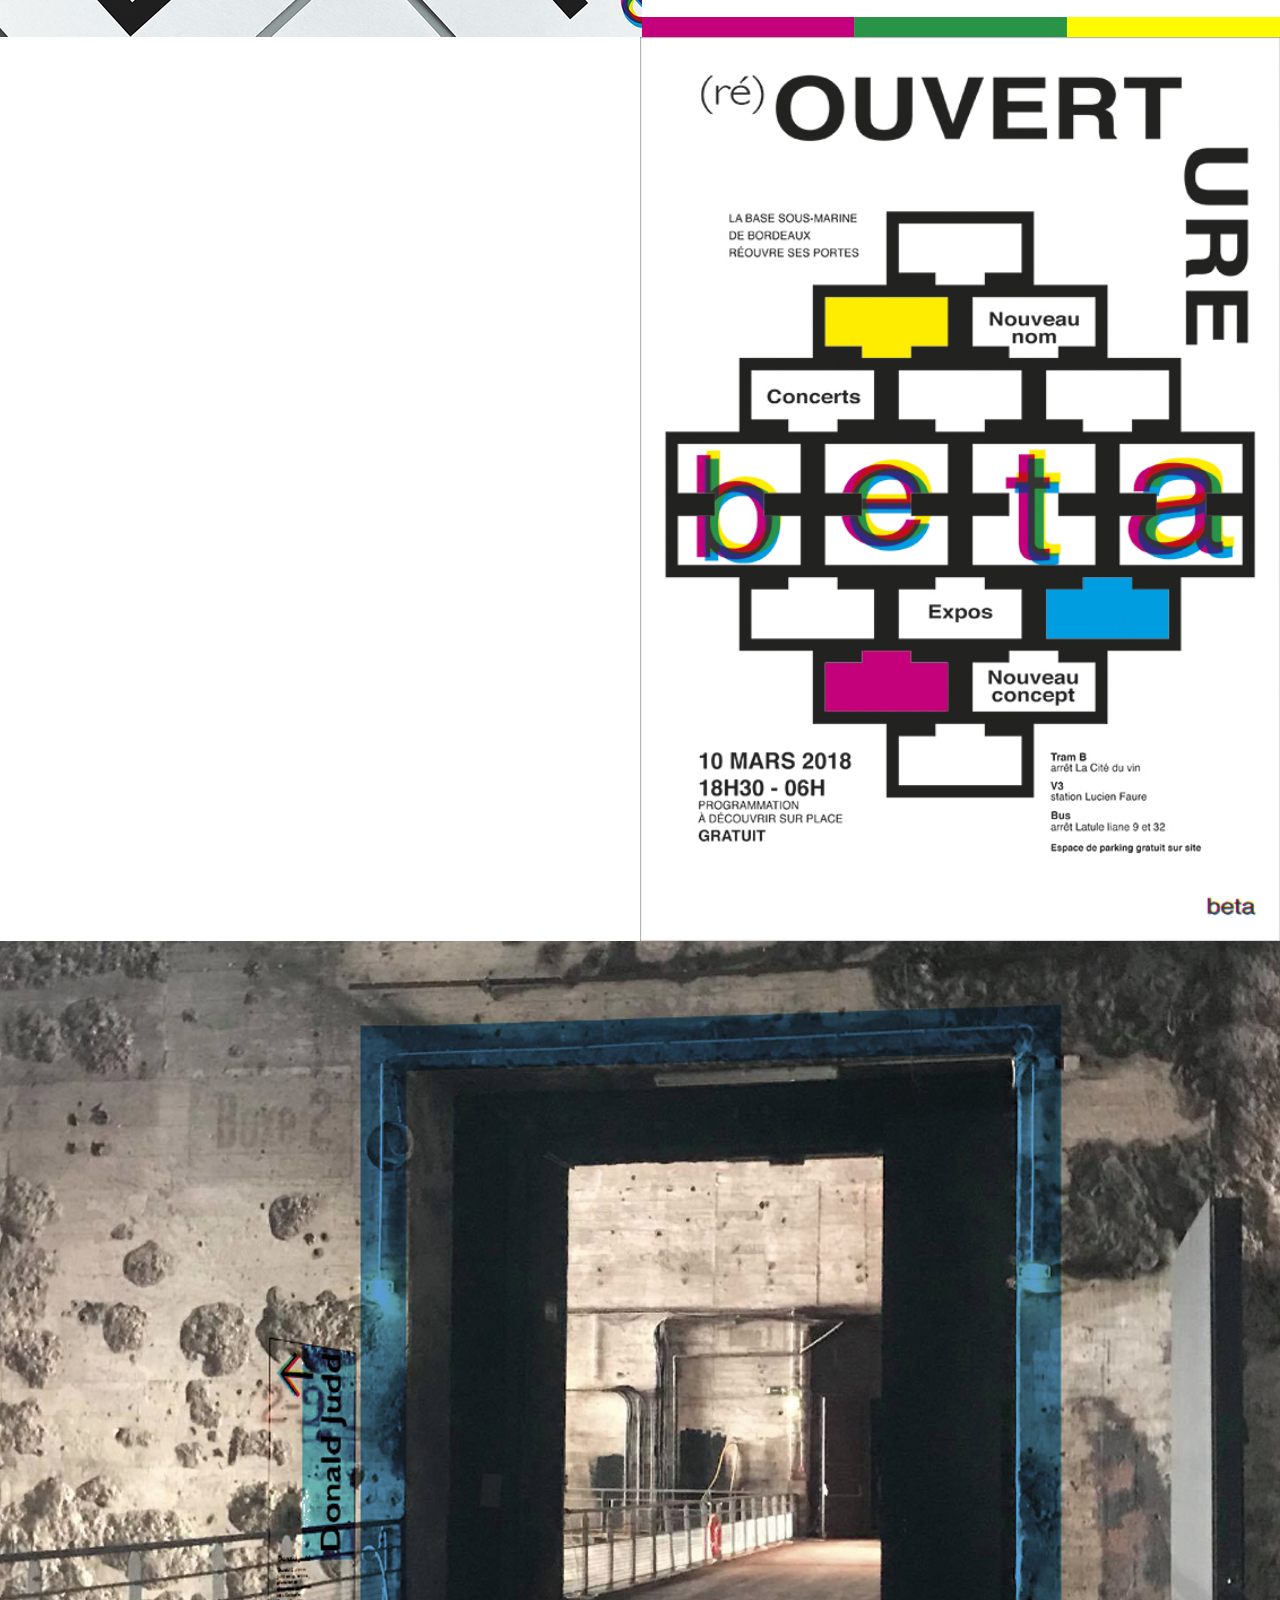
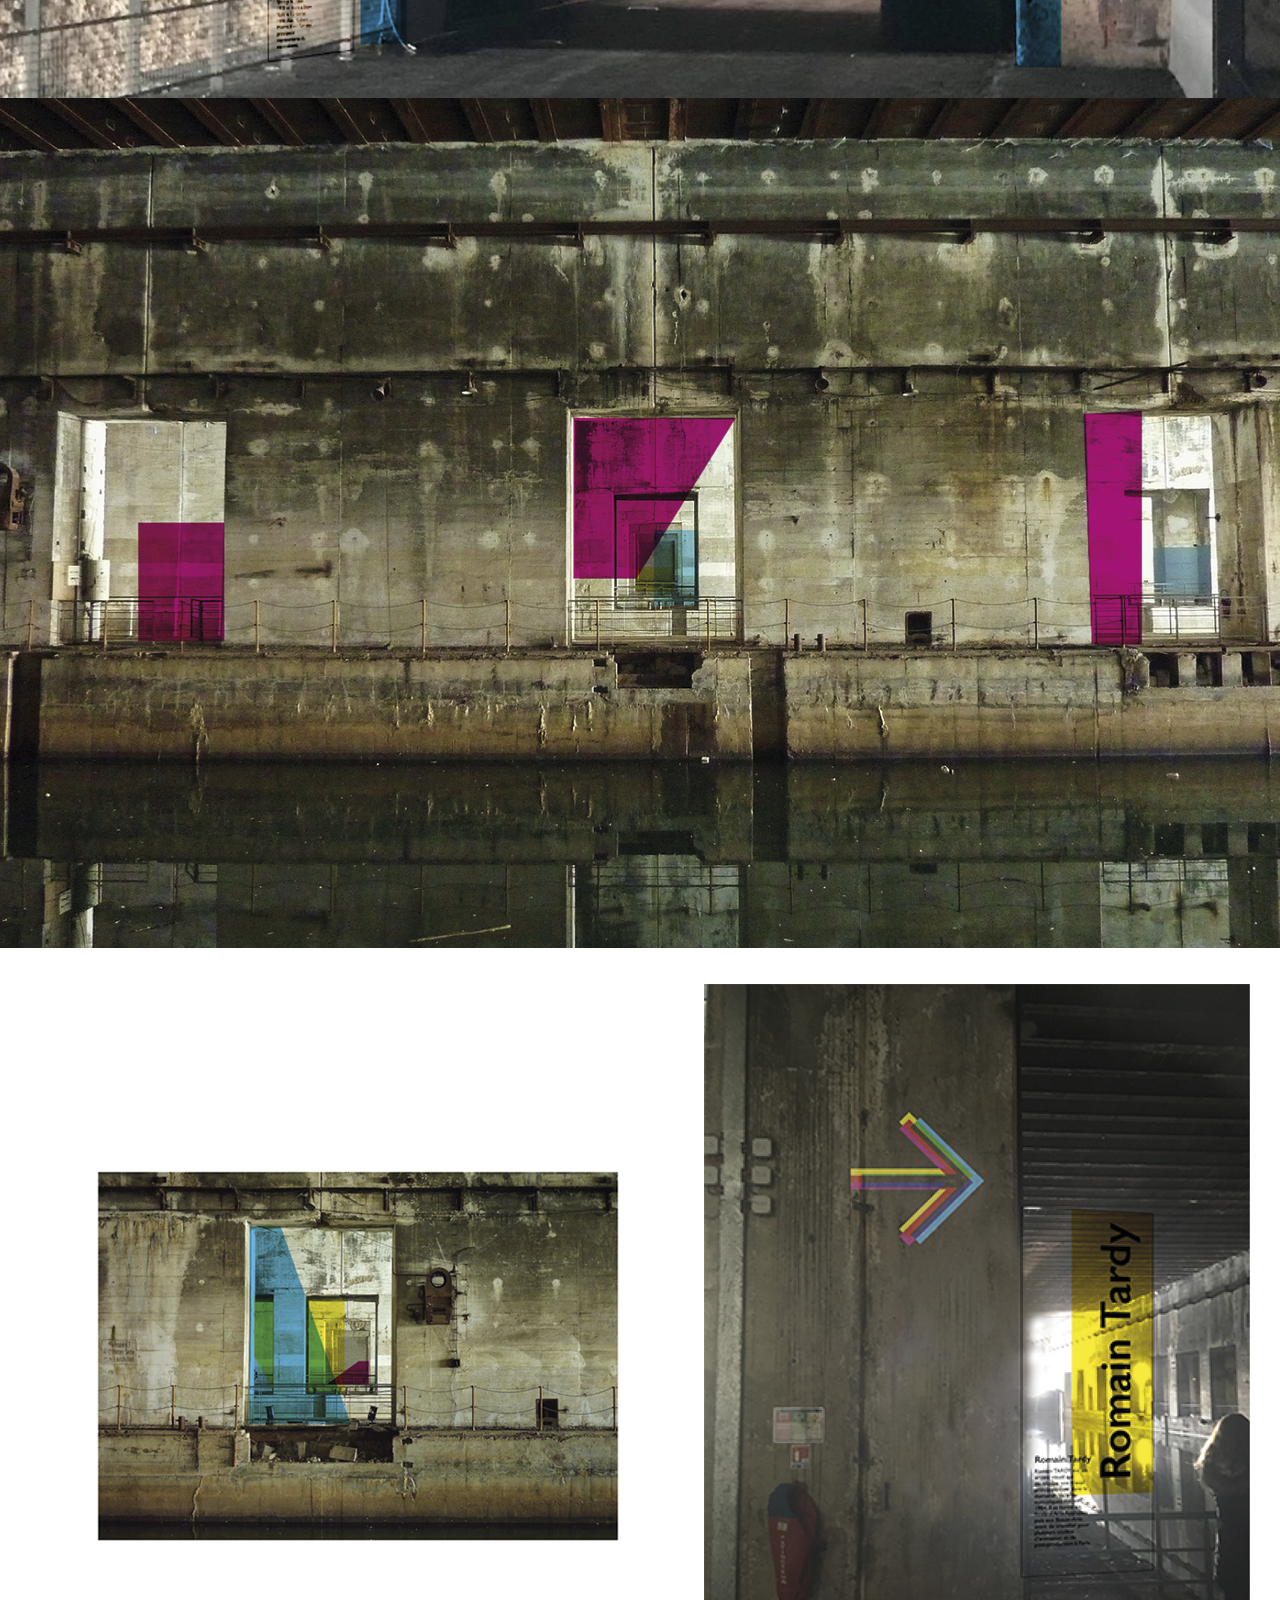
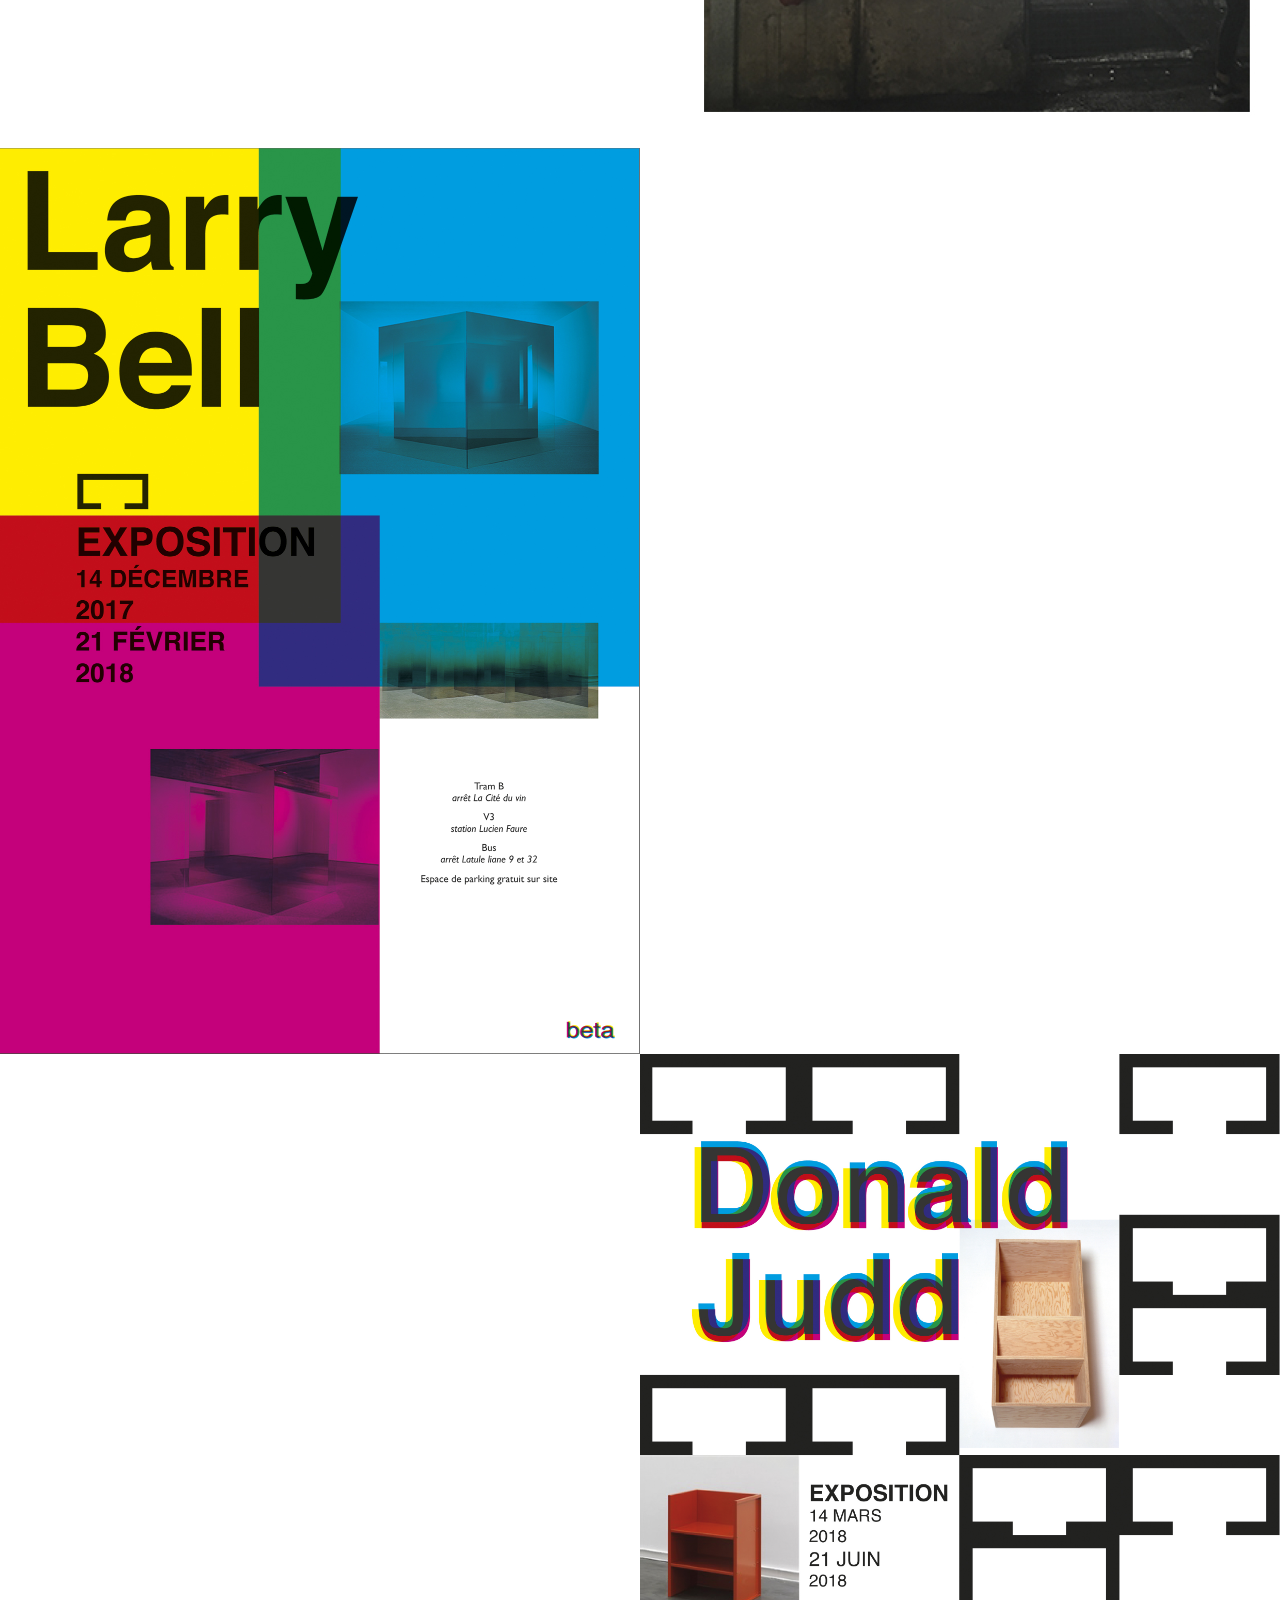
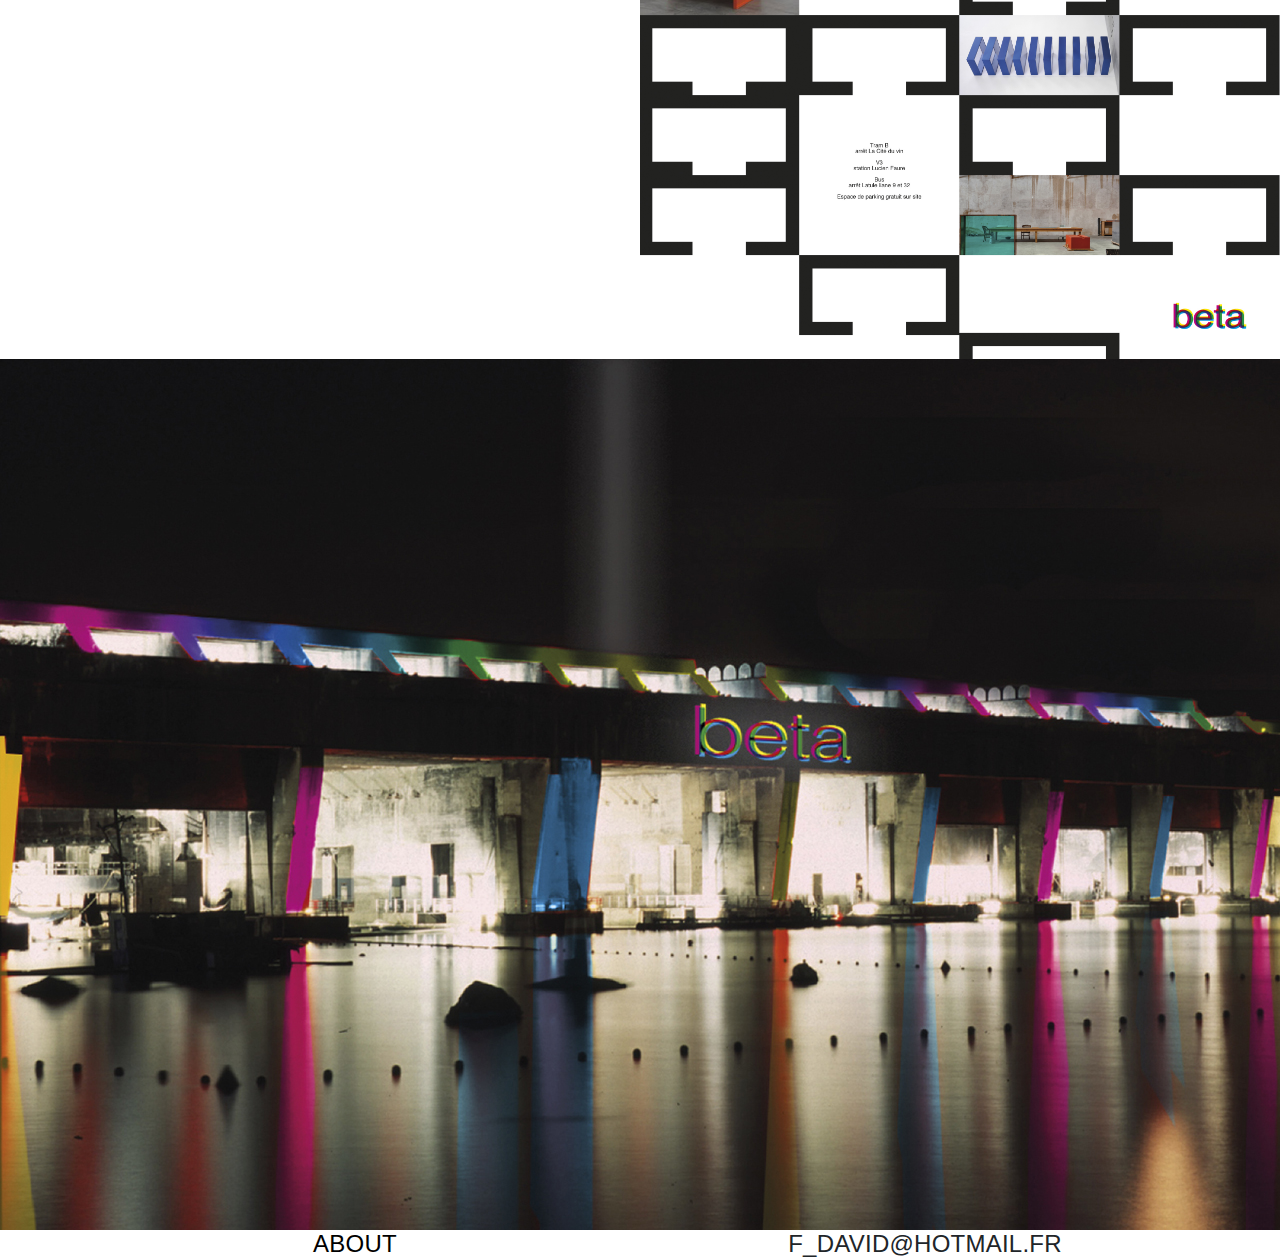
<file: index13.html>
<!DOCTYPE html>
<html>
  <head>
    <meta charset="utf-8">
    <title>DFRND</title>

<meta name="viewport" content="initial-scale=1, maximum-scale=1">

<link rel="stylesheet" href="styles/reset.css">
<link rel="stylesheet" href="bootstrap/bootstrap.min.css">
<link rel="stylesheet" href="styles/typo.css">
<link rel="stylesheet" href="styles/main.css">


  </head>

  <body>

    <header>
      <div class="container">
          <div class="row">
              <div class="col-md-4 col-xl-4">
                    <h1 class="">DFRND</h1>
              </div>
              <div class="col-md-4 text-right">
                    <a  href="index.html">WORKS</a>
              </div>
              <div class="col-md-4 text-right">
                    <a href="index2.html">ABOUT</a>
              </div>
          </div>
      </div>
  </header>


    <section id="comp">

      <div class="image-left media-block">
            <div>
                <h2>Concept</h2>
                  <p> La Base Sous-Marine de Bordeaux, maison/prisme de la culture, des arts pour la ville. </p>

                <h2>Nouveau nom</h2>
                      <p>  Beta pour Bordeaux, aujourd’hui Beta comme une oeuvre non achevée, en devenir.
                         Enfin Beta aux origines de l’écriture signifait maison et était représentée
                         par un hiéroglyphe à la forme très proche d’une base sous marine.
                         Ainsi n’y a t-il pas de meilleur reconversion pour une base millitaire
                         que de devenir maison des arts ? </p>

            </div>


          <div>
           <img src="images/800x800/190220_beta_flyactive-01.jpg" alt="">
         </div>
      </div>



      <div class="image-right media-block">


      <div>
        <img  src="images/800x800/190403_beta_logo.jpg" alt="">
      </div>
      </div>

      <div class="image-left media-block">
        <div>
        </div>
        <div>
          <img src="images/800x800/190220_lbp_afficheouvert_book.jpg" alt="">
        </div>
      </div>


      <div class="image-right media-block">
        <div>
          <img  src="images/800x800/190220_beta_signa02_book-01.jpg" alt="">
        </div>
      </div>

      <div class="image-right media-block">
        <div>
          <img  src="images/800x800/190220_beta_signa03_book-01.jpg" alt="">
        </div>
      </div>

      <div class="image-right media-block">
        <div>
          <img src="images/800x800/190220_beta_signa04_book.jpg" alt="">
        </div>
      </div>

      <div class="image-left media-block">
        <div>
          <img src="images/800x800/190220_beta_affiche02-01.jpg" alt="">
        </div>
        <div>

        </div>
      </div>

      <div class="image-left media-block">
        <div>

        </div>
        <div>
  <img src="images/800x800/190220_beta_affiche03-01 copie.jpg" alt="">
        </div>
      </div>

      <div class="image-right media-block">
        <div>
          <img src="images/800x800/190220_beta_signa05_book-01.jpg" alt="">
        </div>
      </div>




    <div class="container footer">
        <div class="row">
            <div class="col-md-6 ">
                  <a href="index2.html">ABOUT</a>
            </div>
            <div class="col-md-6 ">
                  <h1> F_DAVID@HOTMAIL.FR </h1>
            </div>
        </div>
    </div>

    </section>

  <script src="scripts/jquery-3.2.1.min.js"></script>
  <script src="scripts/jquery.lettering-0.6.1.min.js"></script>
  <script>
  $(document).ready(function() {
    $(".fancy_title").lettering();
  });
  </script>



  </body>
</html>
</file>
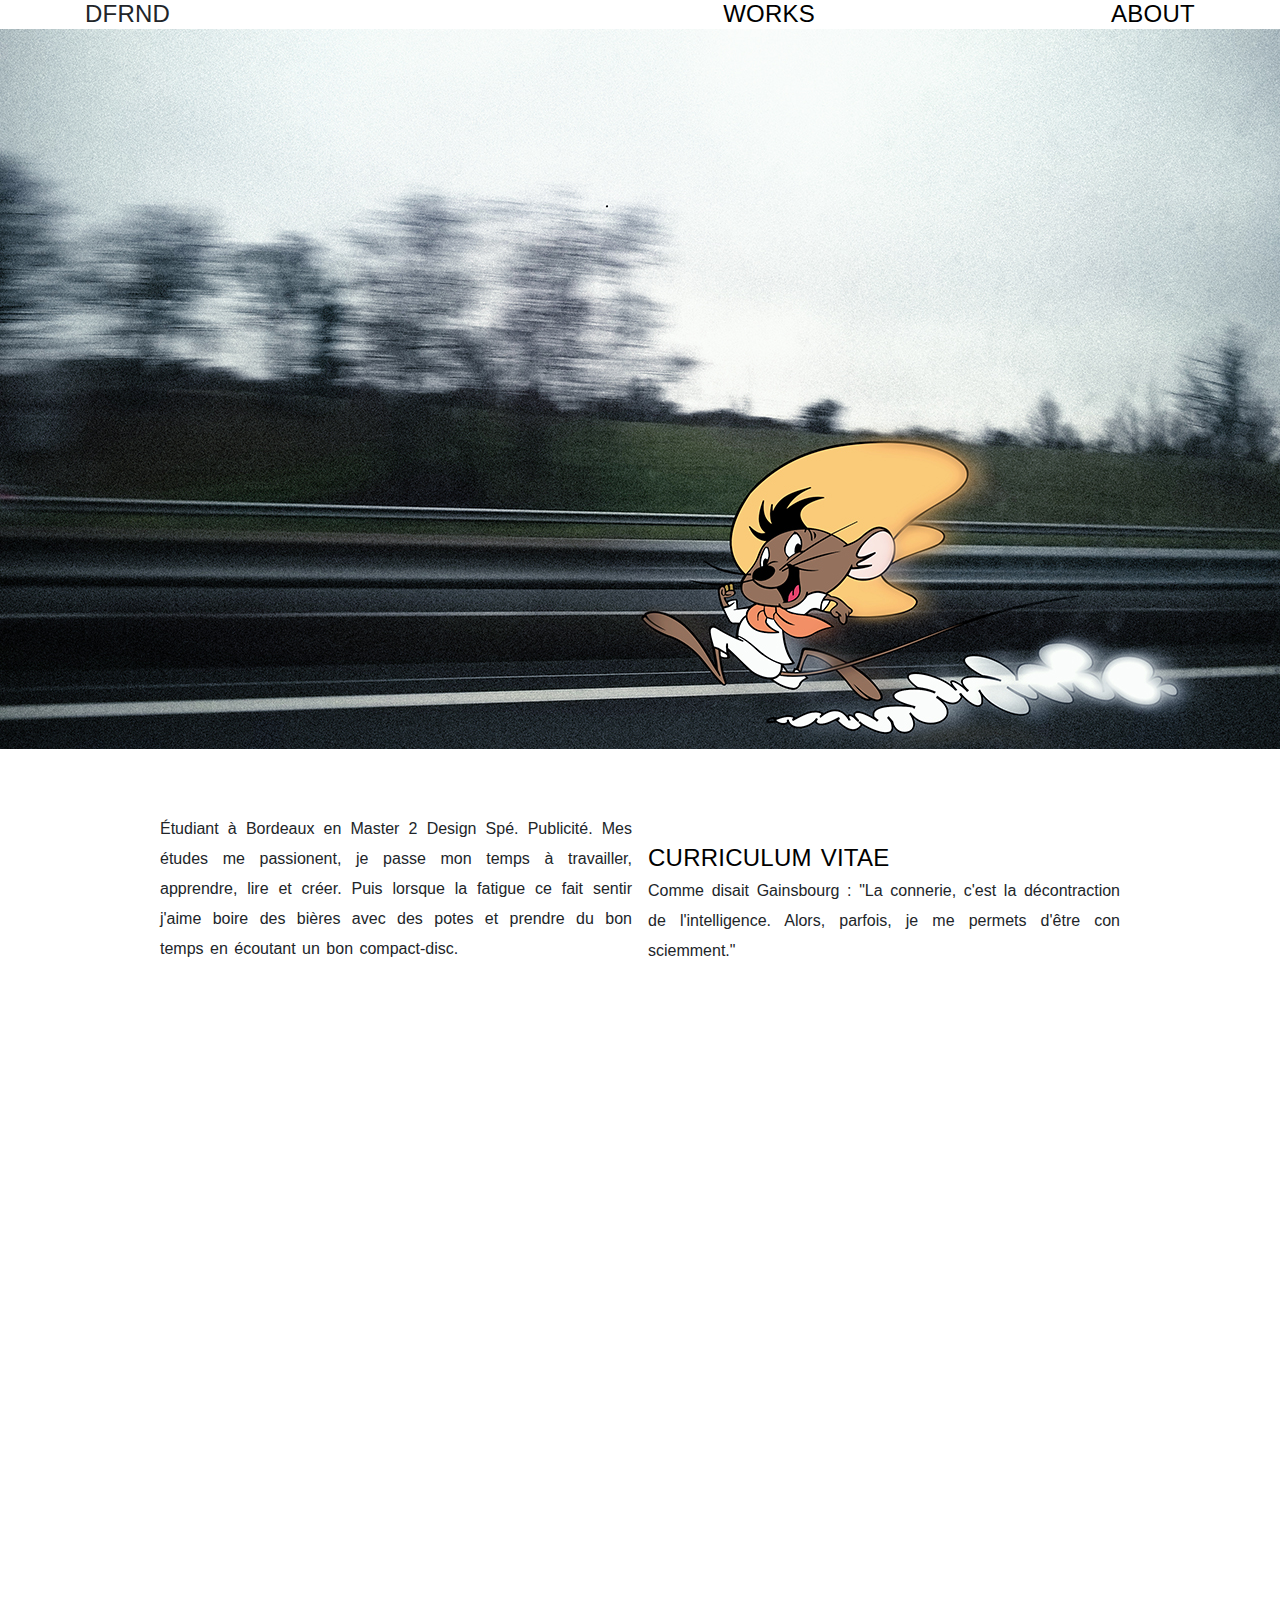
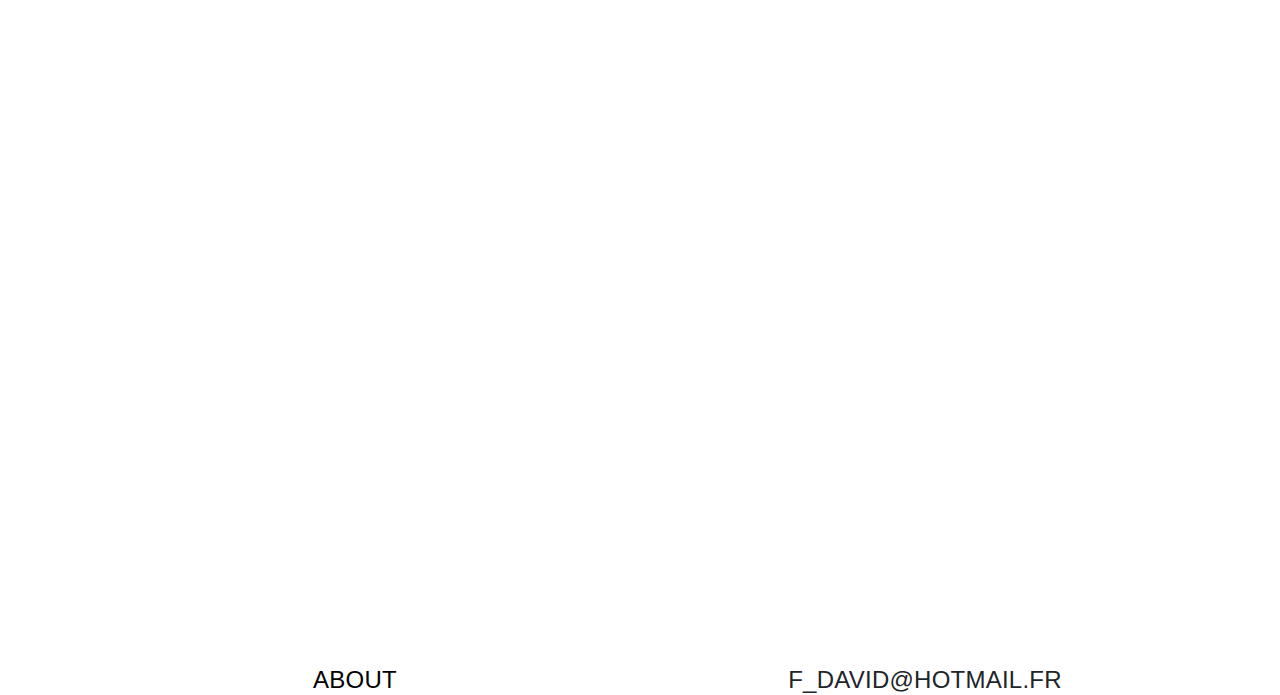
<file: index2.html>
<!DOCTYPE html>
<html lang="fr" dir="ltr">
  <head>
    <meta charset="utf-8">
    <title>DFRND</title>

    <meta name="viewport" content="initial-scale=1, maximum-scale=1">

    <link rel="stylesheet" href="styles/reset.css">
    <link rel="stylesheet" href="bootstrap/bootstrap.min.css">
    <link rel="stylesheet" href="styles/typo.css">
    <link rel="stylesheet" href="styles/main.css">


  </head>
  <body>

    <header>
      <div class="container">
          <div class="row">
              <div class="col-md-4 col-xl-4">
                    <h1 class="">DFRND</h1>
              </div>
              <div class="col-md-4 text-right">
                    <a  href="index.html">WORKS</a>
              </div>
              <div class="col-md-4 text-right">
                    <a href="index2.html">ABOUT</a>
              </div>
          </div>
      </div>
  </header>

    <div class="image-left media-block">
        <div>
          <img src="images/800x800/autobahnxspeedy.jpg" alt="">
        </div>
    </div>


    <section id="bio">


      <div class="bio-content-block">
        <p>
          Étudiant à Bordeaux en Master 2 Design Spé. Publicité. Mes études
          me passionent, je passe mon temps à travailler, apprendre, lire et créer.
          Puis lorsque la fatigue ce fait sentir j'aime boire des bières avec
          des potes et prendre du bon temps en écoutant un bon compact-disc.
        </p>
        <br>
          <a href="images/800x800/190403_cv-web.jpg" download="cv">CURRICULUM VITAE</a>
        <p>

        Comme disait Gainsbourg : "La connerie, c'est la décontraction de l'intelligence. Alors, parfois, je me permets d'être con sciemment."
        </p>

      </div>

    </section>
    <div class="image-left media-block">

  <iframe width="100%" height="615" src="https://www.youtube.com/embed/yZivhvh-C-M" frameborder="0" allow="accelerometer; autoplay; encrypted-media; gyroscope; picture-in-picture" allowfullscreen></iframe>

    </div>
    <div class="image-left media-block">

  <iframe width="100%" height="615" src="https://www.youtube.com/embed/d2gCQgJJ5rU" frameborder="0" allow="accelerometer; autoplay; encrypted-media; gyroscope; picture-in-picture" allowfullscreen></iframe>

    </div>

    <div class="container footer">
        <div class="row">
            <div class="col-md-6 ">
                  <a href="index2.html">ABOUT</a>
            </div>
            <div class="col-md-6 ">
                  <h1> F_DAVID@HOTMAIL.FR </h1>
            </div>
        </div>
    </div>

  </body>
</html>
</file>
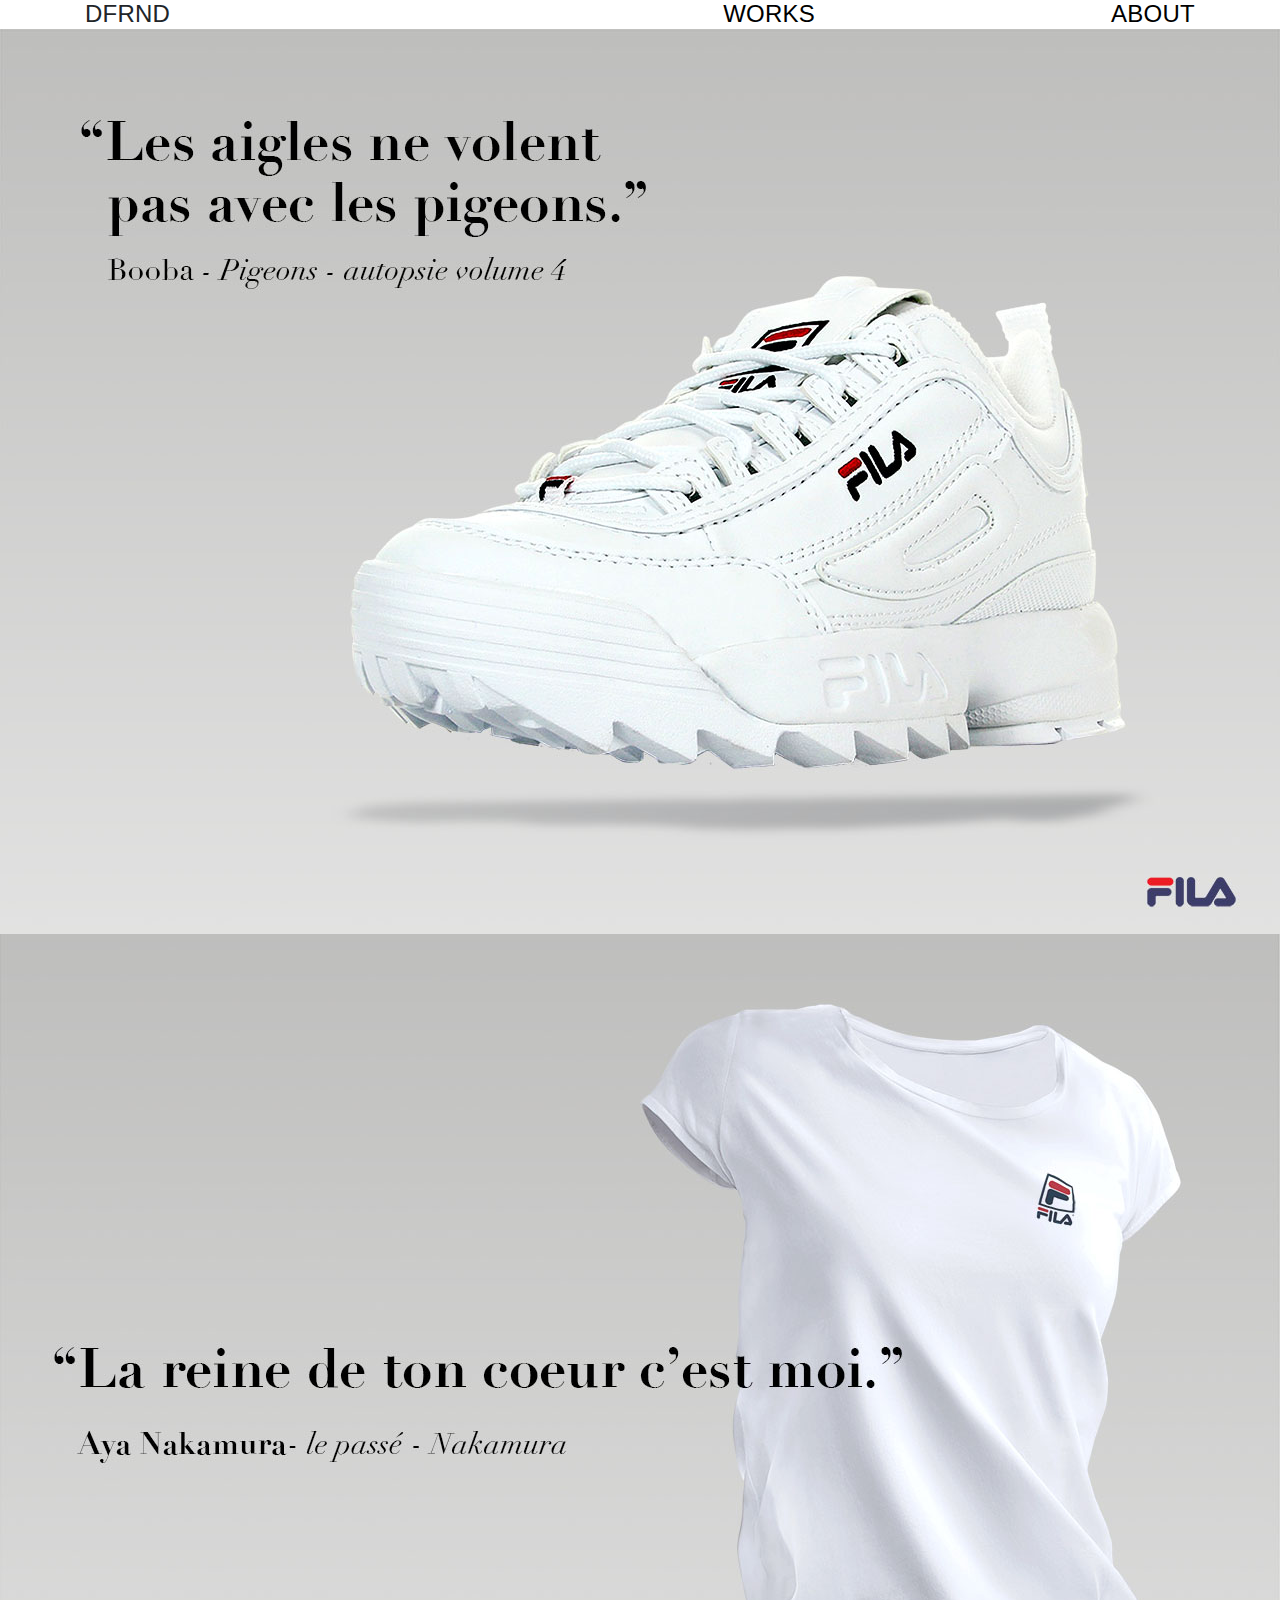
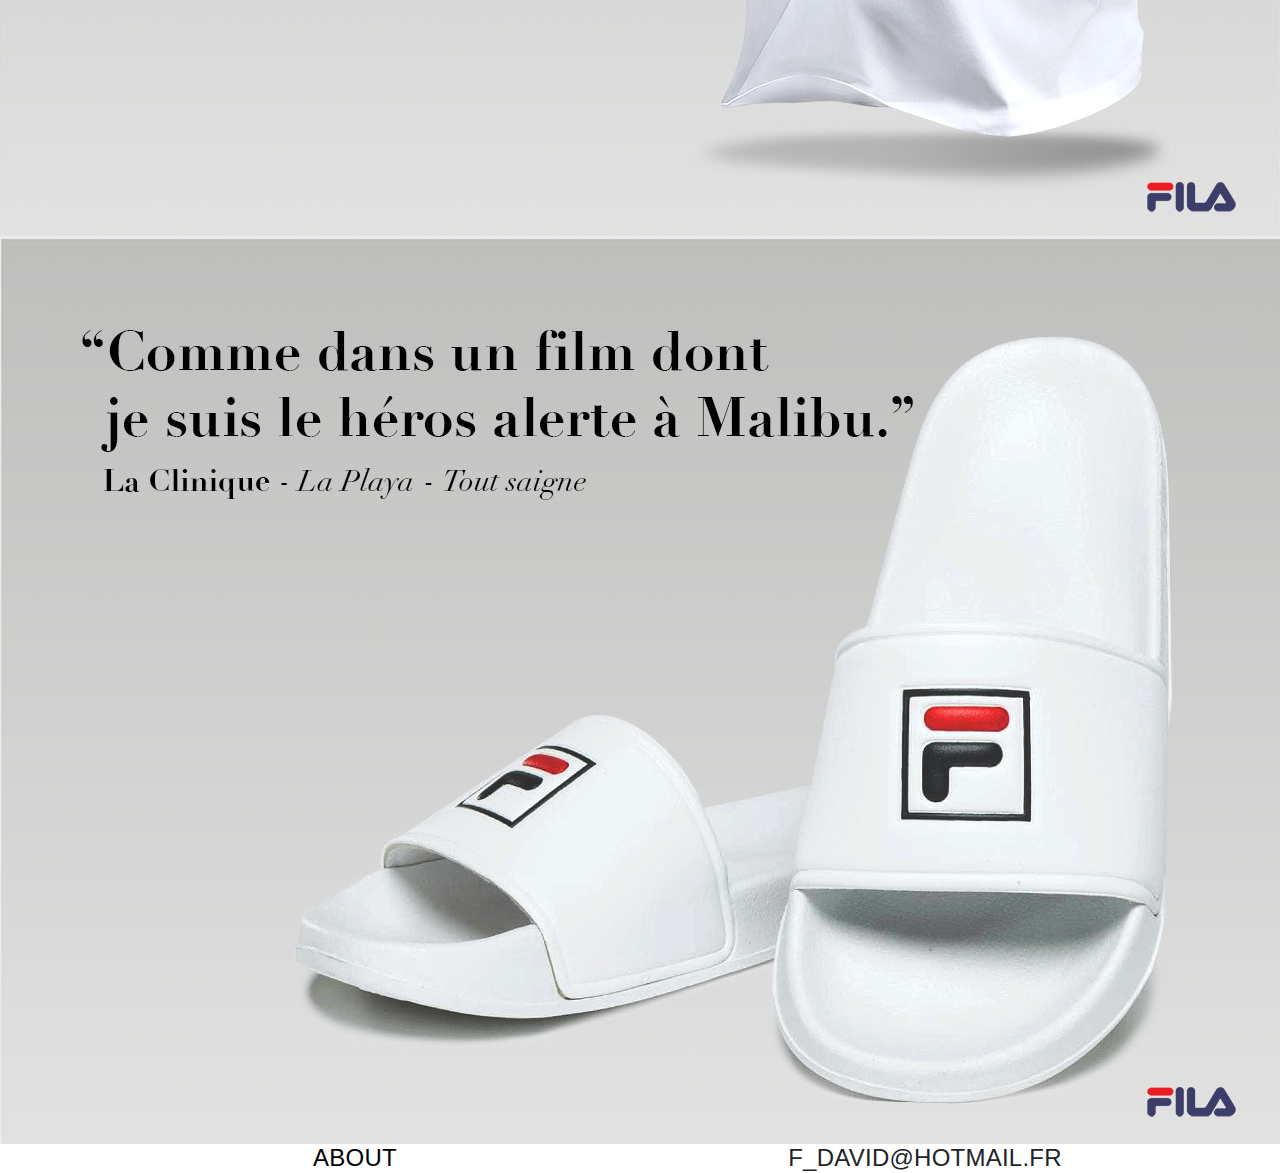
<file: index3.html>
<!DOCTYPE html>
<html>
  <head>
    <meta charset="utf-8">
    <title>DFRND</title>

<meta name="viewport" content="initial-scale=1, maximum-scale=1">

<link rel="stylesheet" href="styles/reset.css">
<link rel="stylesheet" href="bootstrap/bootstrap.min.css">
<link rel="stylesheet" href="styles/typo.css">
<link rel="stylesheet" href="styles/main.css">

  </head>

  <body>

    <header>
      <div class="container">
          <div class="row">
              <div class="col-md-4 col-xl-4">
                    <h1 class="">DFRND</h1>
              </div>
              <div class="col-md-4 text-right">
                    <a  href="index.html">WORKS</a>
              </div>
              <div class="col-md-4 text-right">
                    <a href="index2.html">ABOUT</a>
              </div>
          </div>
      </div>
  </header>


    <section id="comp">

<div class="image-left media-block">
      <div>
          <img src="images/800x800/fila-chaussure-essaie2.jpg" alt="">
      </div>
</div>

<div class="image-left media-block">
      <div>
          <img src="images/800x800/190217_culturepub_pubfila-tshirt.jpg" alt="">
      </div>
</div>

<div class="image-left media-block">
      <div>
          <img src="images/800x800/190217_culturepub_pubfila-pull_rework.jpg" alt="">
      </div>
</div>


<div class="container footer">
    <div class="row">
        <div class="col-md-6 ">
              <a href="index2.html">ABOUT</a>
        </div>
        <div class="col-md-6 ">
              <h1> F_DAVID@HOTMAIL.FR </h1>
        </div>
    </div>
</div>


    </section>



  <script src="scripts/jquery-3.2.1.min.js"></script>
  <script src="scripts/jquery.lettering-0.6.1.min.js"></script>
  <script>
  $(document).ready(function() {
    $(".fancy_title").lettering();
  });
  </script>



  </body>
</html>
</file>
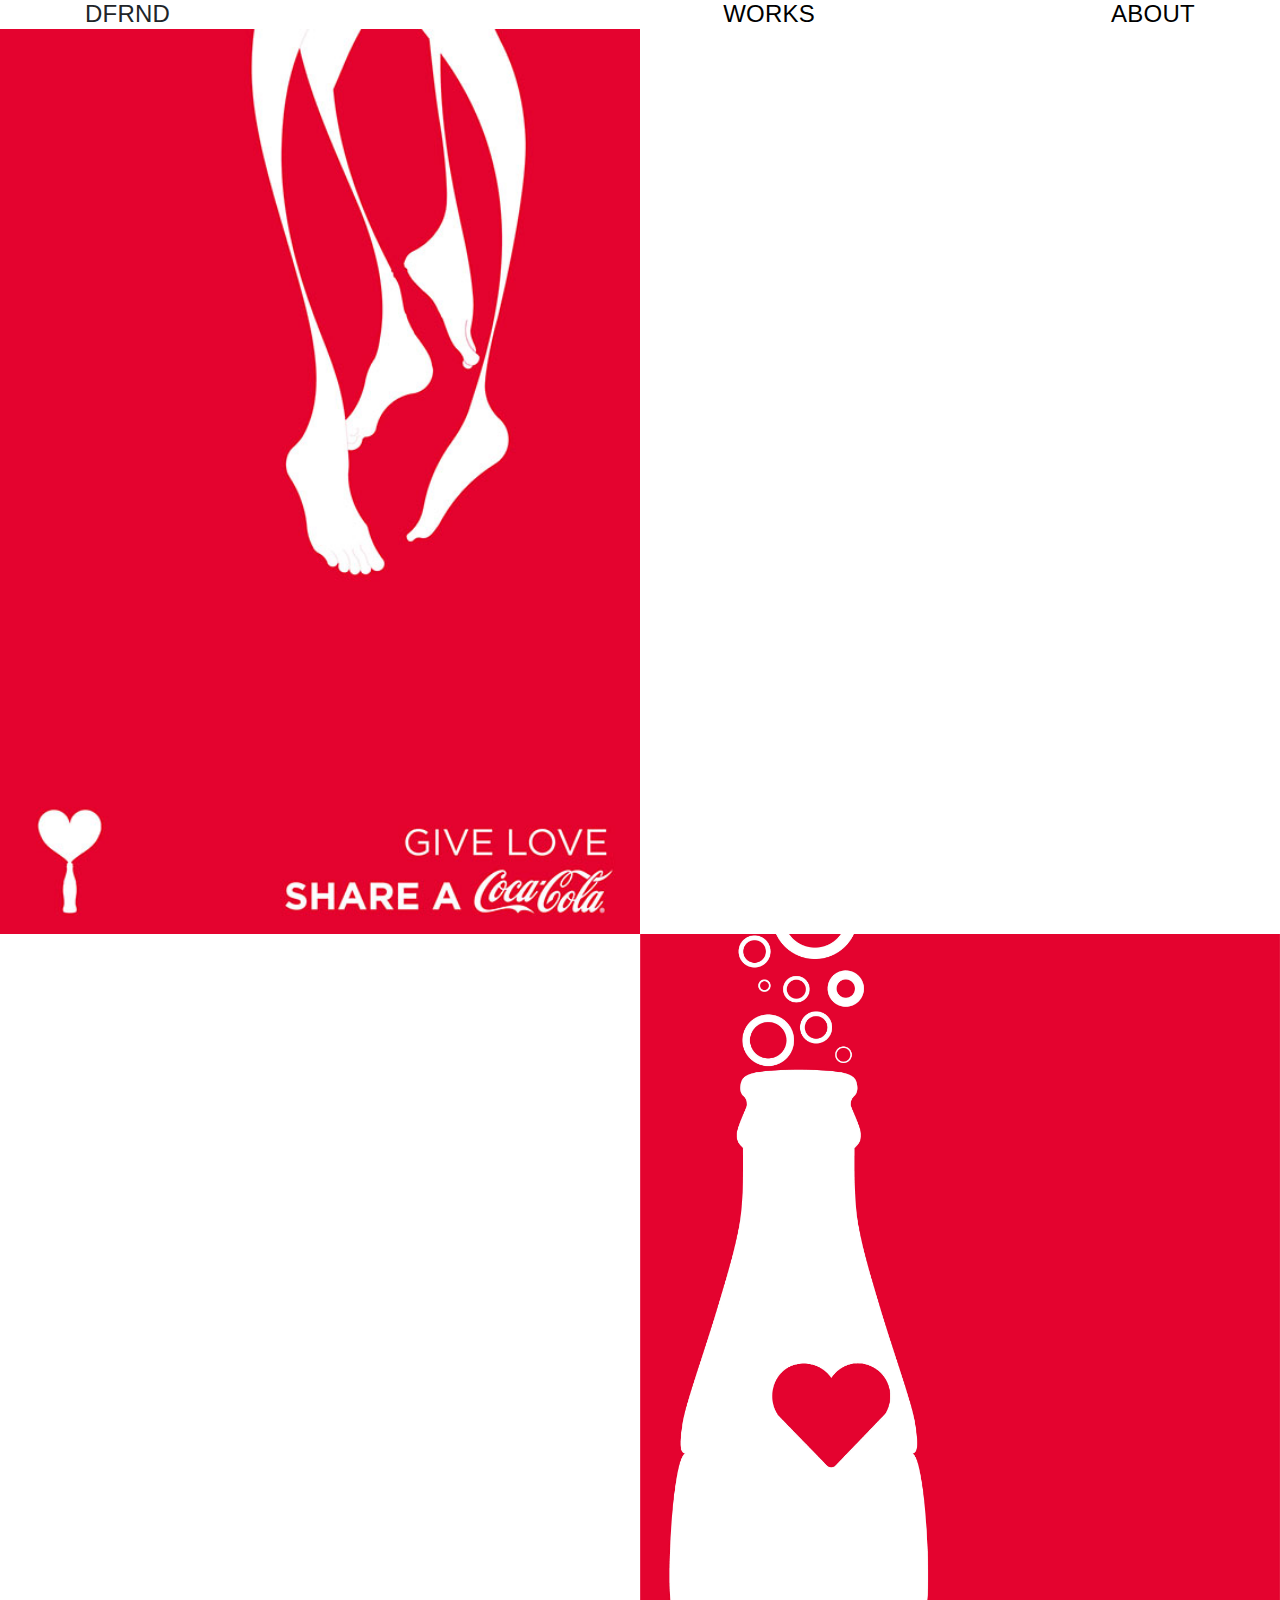
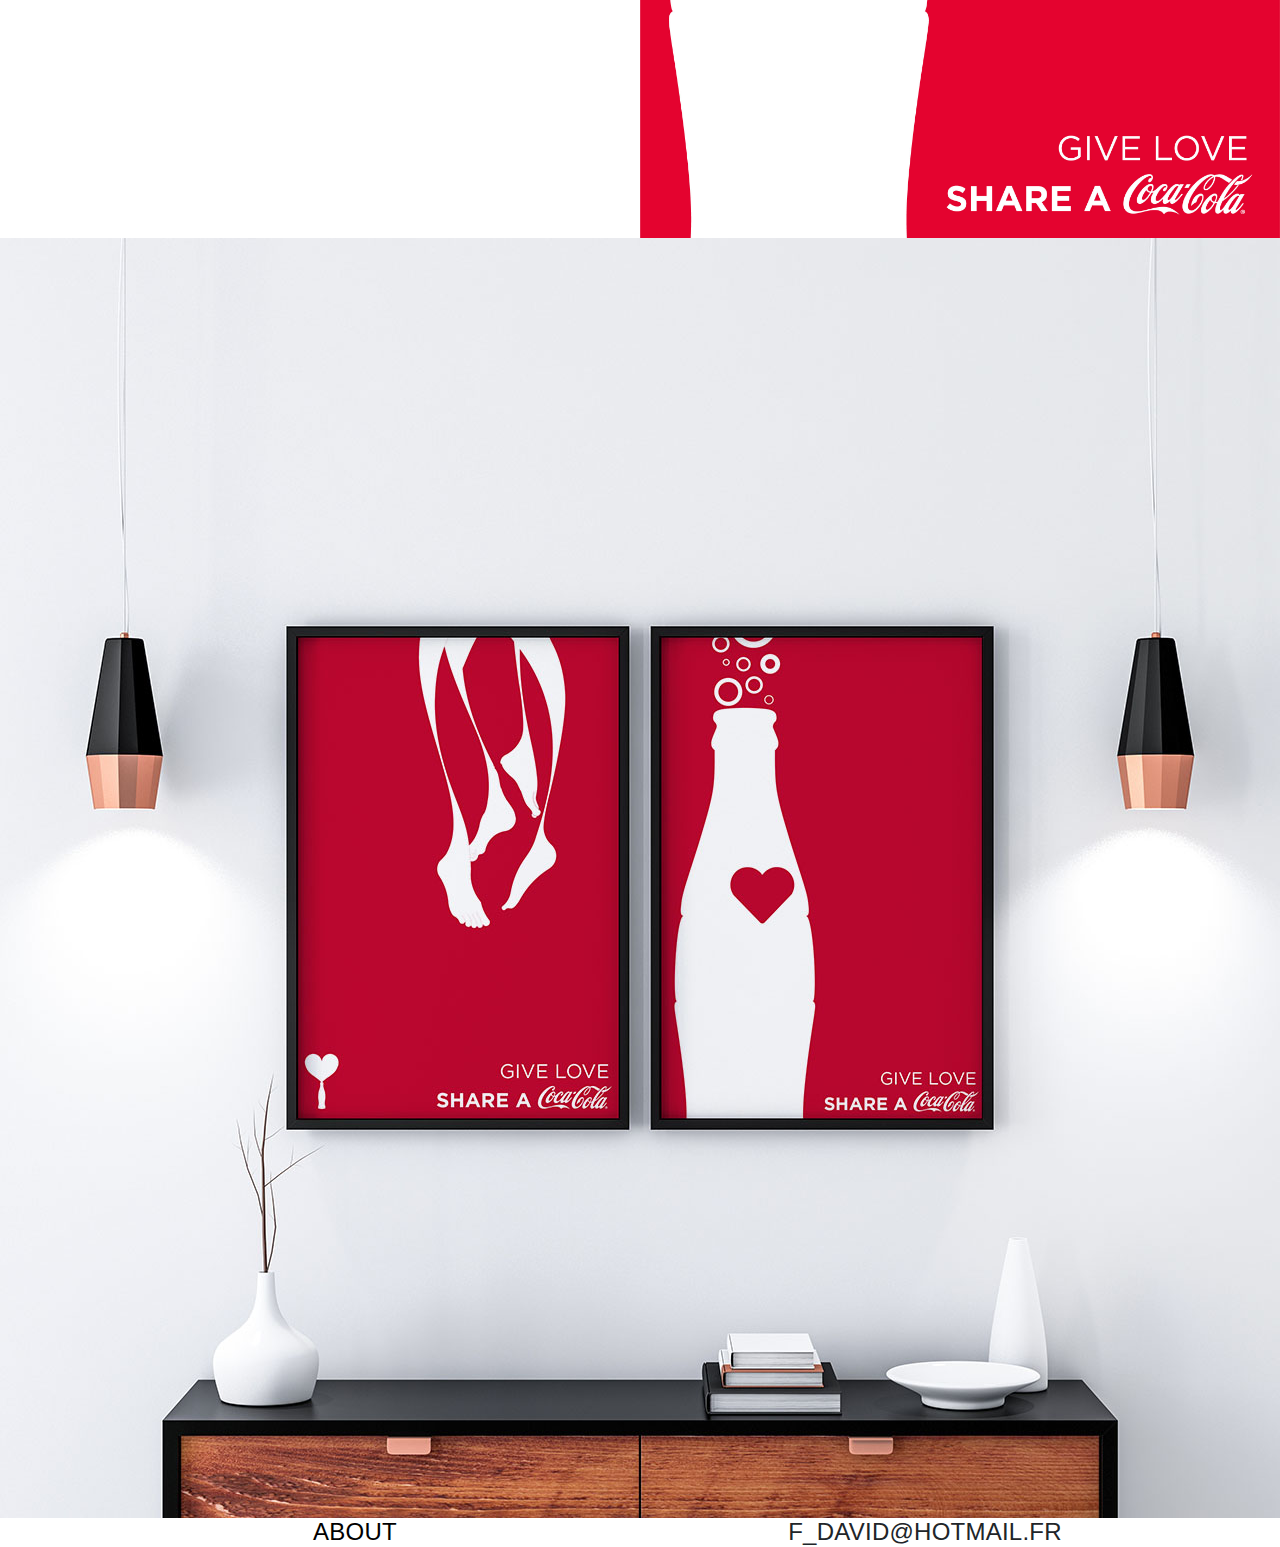
<file: index4.html>
<!DOCTYPE html>
<html>
  <head>
    <meta charset="utf-8">
    <title>DFRND</title>

<meta name="viewport" content="initial-scale=1, maximum-scale=1">

<link rel="stylesheet" href="styles/reset.css">
<link rel="stylesheet" href="bootstrap/bootstrap.min.css">
<link rel="stylesheet" href="styles/typo.css">
<link rel="stylesheet" href="styles/main.css">


  </head>

  <body>

    <header>
      <div class="container">
          <div class="row">
              <div class="col-md-4 col-xl-4">
                    <h1 class="">DFRND</h1>
              </div>
              <div class="col-md-4 text-right">
                    <a  href="index.html">WORKS</a>
              </div>
              <div class="col-md-4 text-right">
                    <a href="index2.html">ABOUT</a>
              </div>
          </div>
      </div>
  </header>


    <section id="comp">

      <div class="image-right media-block cocacola">

      <div>

      </div>
      <div>
        <img  src="images/800x800/affiche_coca-01.jpg" alt="">
      </div>
      </div>
      <div class="image-left media-block">

      <div>

      </div>
      <div>
        <img src="images/800x800/affiche_coca-02.jpg" alt="">
      </div>
    </div>

    <div class="image-right media-block cocacola">
      <div>
          <img  src="images/800x800/190218_coca_simu.jpg" alt="">
      </div>
    </div>

    <div class="container footer">
        <div class="row">
            <div class="col-md-6 ">
                  <a href="index2.html">ABOUT</a>
            </div>
            <div class="col-md-6 ">
                  <h1> F_DAVID@HOTMAIL.FR </h1>
            </div>
        </div>
    </div>


    </section>



  <script src="scripts/jquery-3.2.1.min.js"></script>
  <script src="scripts/jquery.lettering-0.6.1.min.js"></script>
  <script>
  $(document).ready(function() {
    $(".fancy_title").lettering();
  });
  </script>



  </body>
</html>
</file>
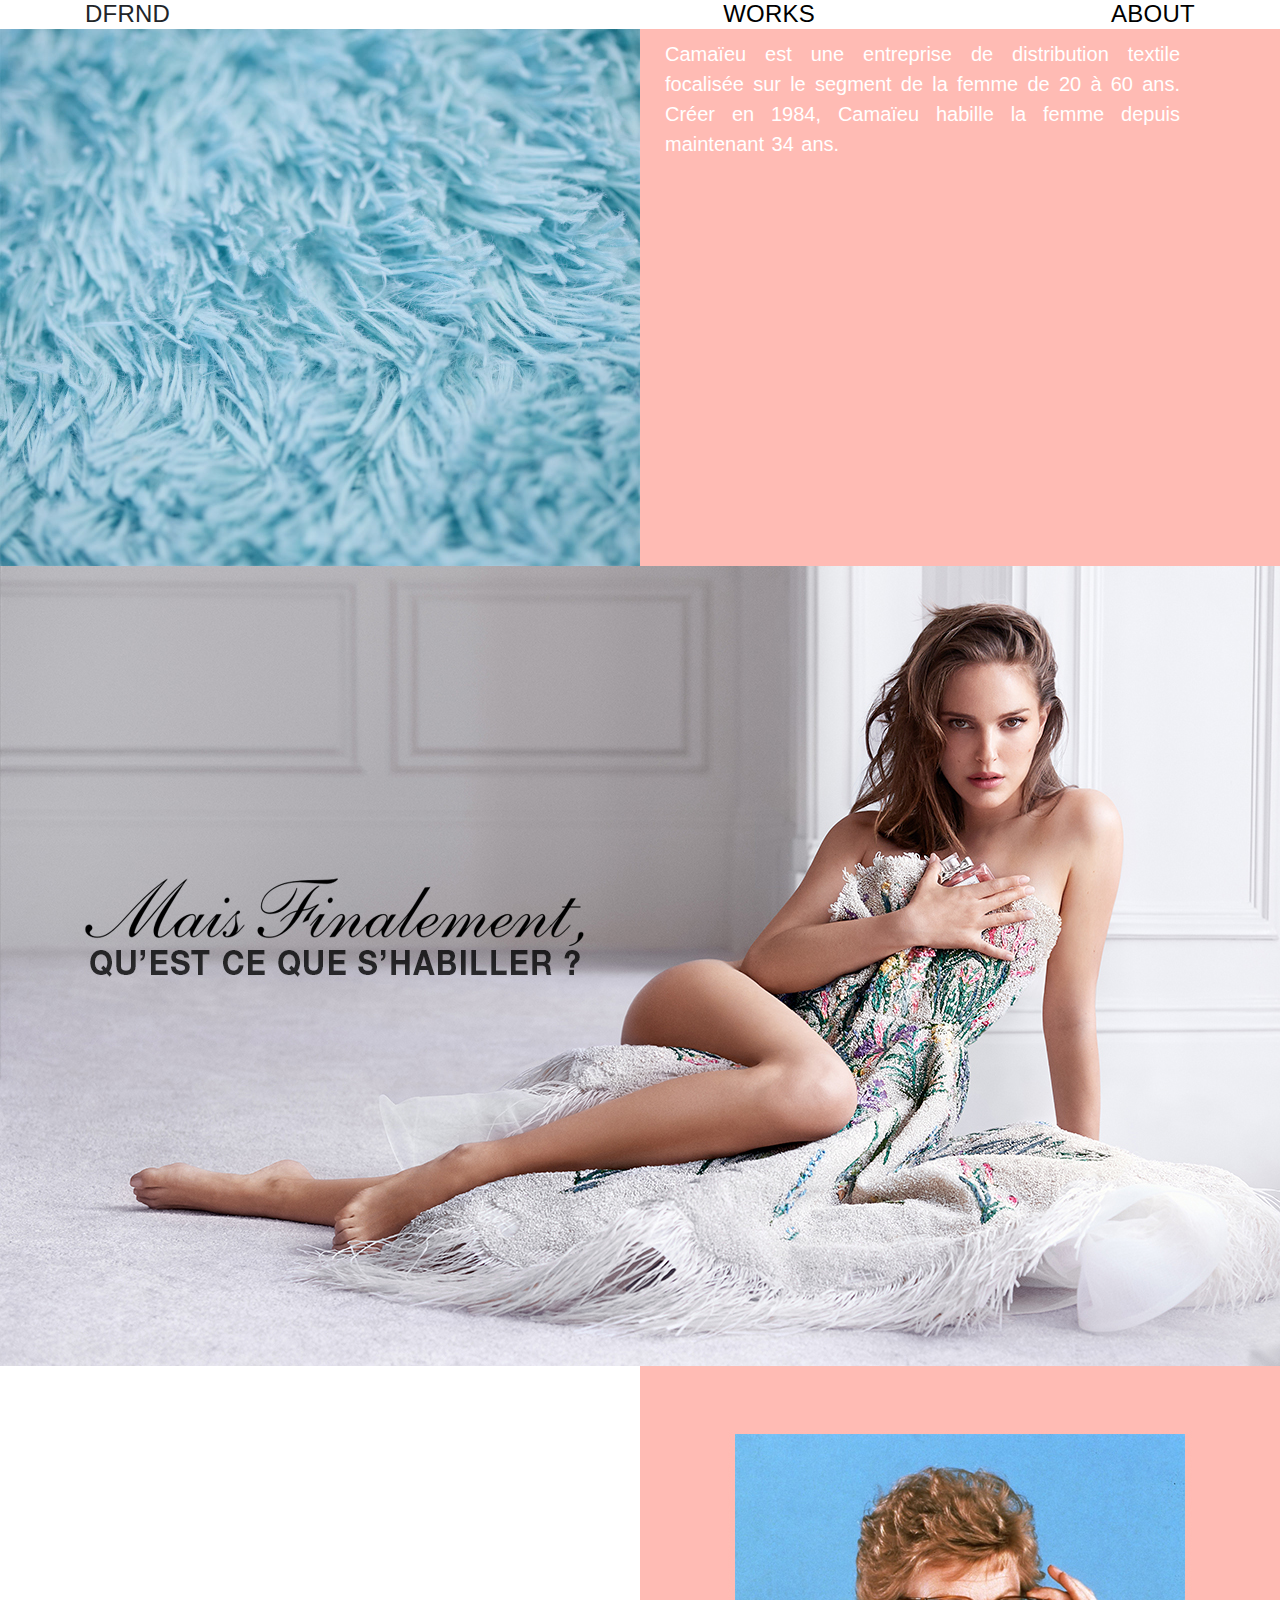
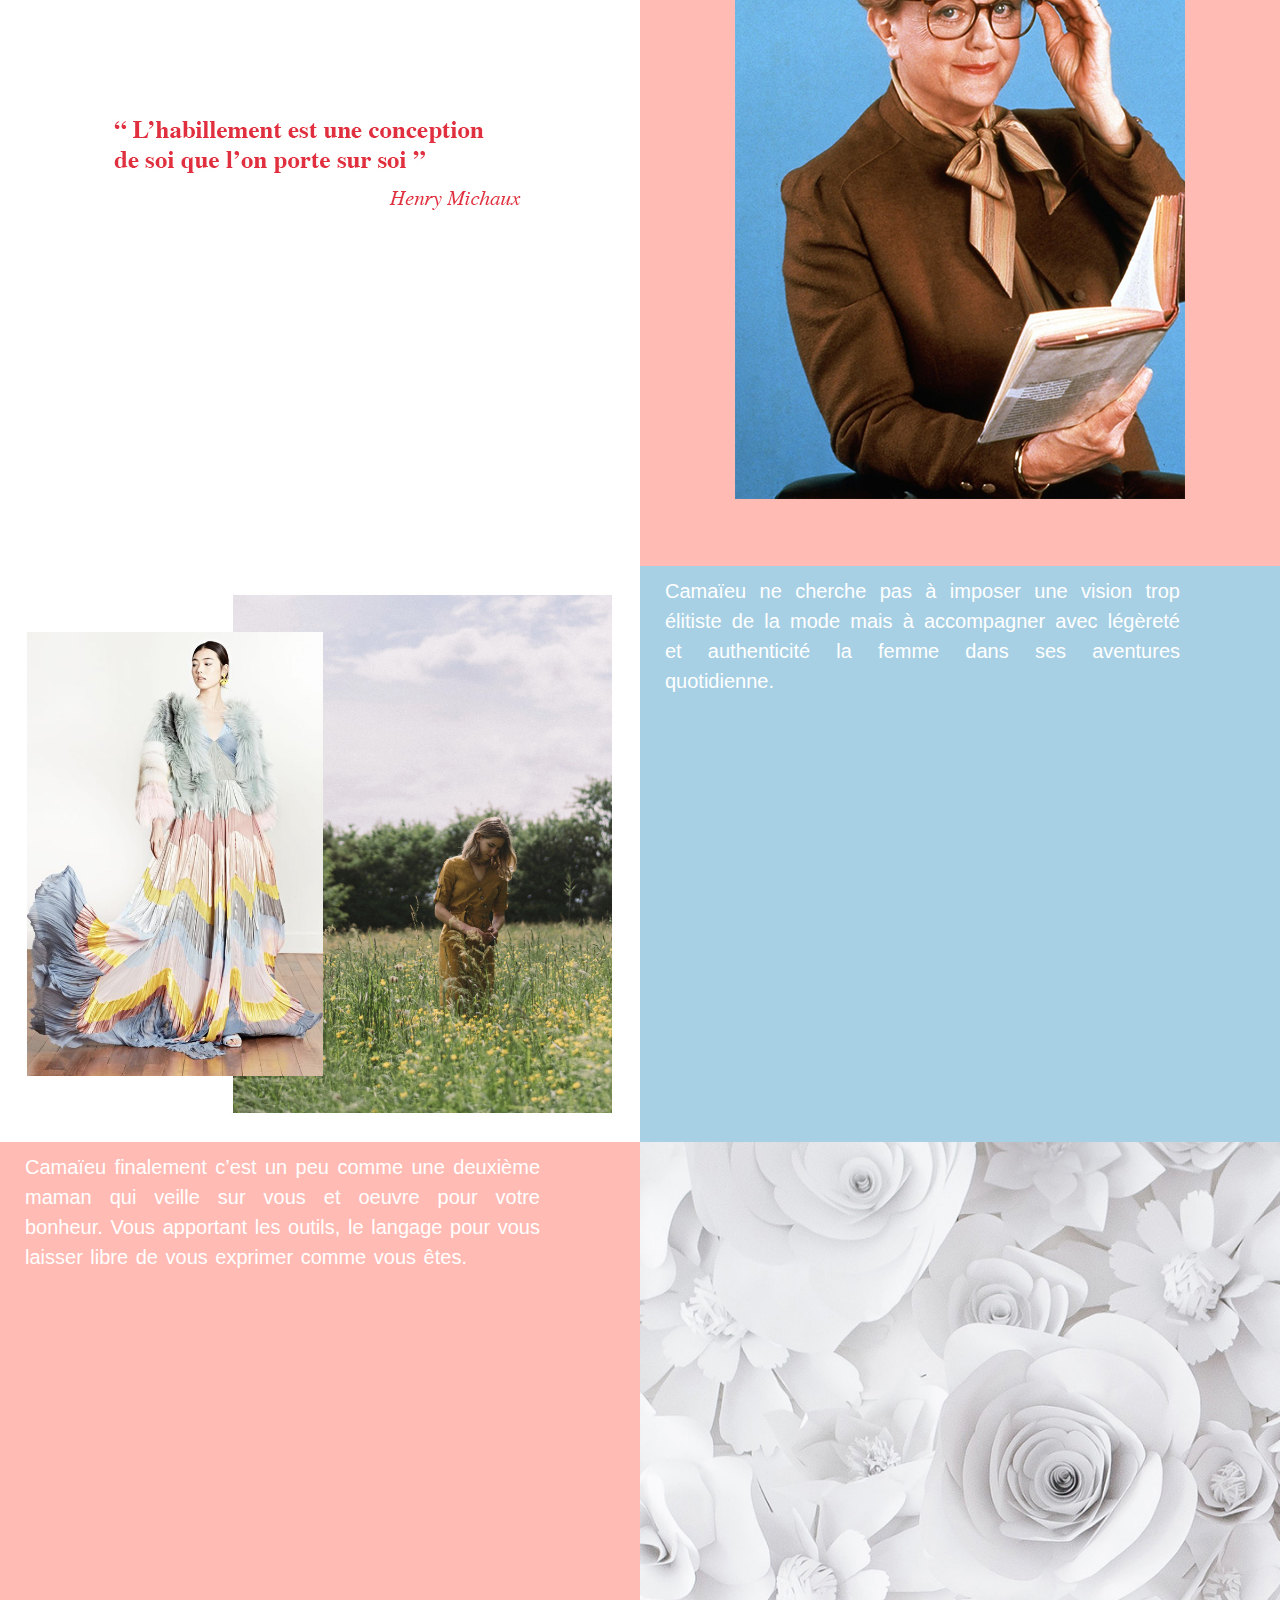
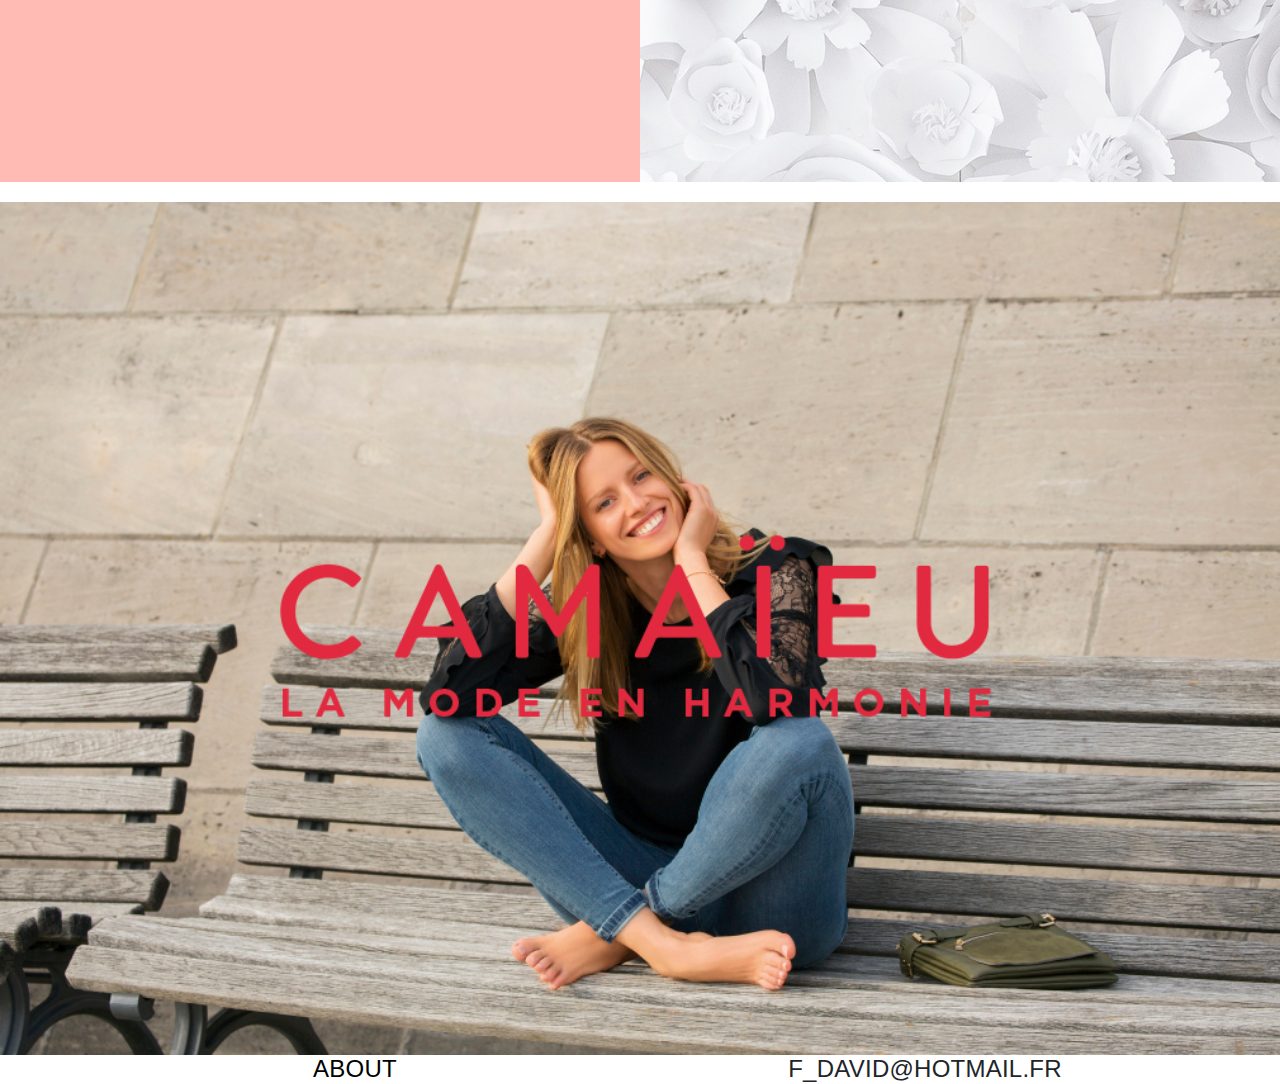
<file: index5.html>
<!DOCTYPE html>
<html>
  <head>
    <meta charset="utf-8">
    <title>DFRND</title>

<meta name="viewport" content="initial-scale=1, maximum-scale=1">

<link rel="stylesheet" href="styles/reset.css">
<link rel="stylesheet" href="bootstrap/bootstrap.min.css">
<link rel="stylesheet" href="styles/typo.css">
<link rel="stylesheet" href="styles/main.css">


  </head>

  <body>

    <header>
      <div class="container">
          <div class="row">
              <div class="col-md-4 col-xl-4">
                    <h1 class="">DFRND</h1>
              </div>
              <div class="col-md-4 text-right">
                    <a  href="index.html">WORKS</a>
              </div>
              <div class="col-md-4 text-right">
                    <a href="index2.html">ABOUT</a>
              </div>
          </div>
      </div>
  </header>


    <section id="comp">

      <div class="image-right media-block">
        <div class="explication">
              <p>
                Camaïeu est une entreprise de distribution textile focalisée
                sur le segment de la femme de 20 à 60 ans.
                Créer en 1984, Camaïeu habille la femme depuis
                maintenant 34 ans.
              </p>
        </div>

      <div>
        <img  src="images/800x800/textile-camaieu.jpg" alt="">
      </div>
      </div>

      <div class="image-left media-block">

      <div>
        <img src="images/800x800/181021_culturepub_camaieu_chapitre1.jpg" alt="">
      </div>
</div>

<div class="image-left media-block">
      <div>
          <img src="images/800x800/mamie-quotes.jpg" alt="">
    </div>
</div>


<div class="image-right media-block">
  <div class="explication2">

        <p>
            Camaïeu ne cherche pas à imposer une vision
            trop élitiste de la mode mais à accompagner avec légèreté
            et authenticité la femme dans ses aventures quotidienne.
        </p>
  </div>

<div>
  <img  src="images/800x800/camaieu_2.jpg" alt="">
</div>
</div>

<div class="image-left media-block">
  <div class="explication">

        <p>
          Camaïeu finalement c’est un peu comme une deuxième maman
          qui veille sur vous et oeuvre pour votre bonheur.
          Vous apportant les outils, le langage pour vous laisser
          libre de vous exprimer comme vous êtes.
        </p>
  </div>

<div>
  <img src="images/800x800/camaieu_3.jpg" alt="">
</div>
</div>

          <div class="image-left media-block signature">


          <div>
            <img src="images/800x800/190306_camaieu_signature_logo.jpg" alt="">
          </div>
        </div>



        <div class="container footer">
            <div class="row">
                <div class="col-md-6 ">
                      <a href="index2.html">ABOUT</a>
                </div>
                <div class="col-md-6 ">
                      <h1> F_DAVID@HOTMAIL.FR </h1>
                </div>
            </div>
        </div>

    </section>



  <script src="scripts/jquery-3.2.1.min.js"></script>
  <script src="scripts/jquery.lettering-0.6.1.min.js"></script>
  <script>
  $(document).ready(function() {
    $(".fancy_title").lettering();
  });
  </script>



  </body>
</html>
</file>
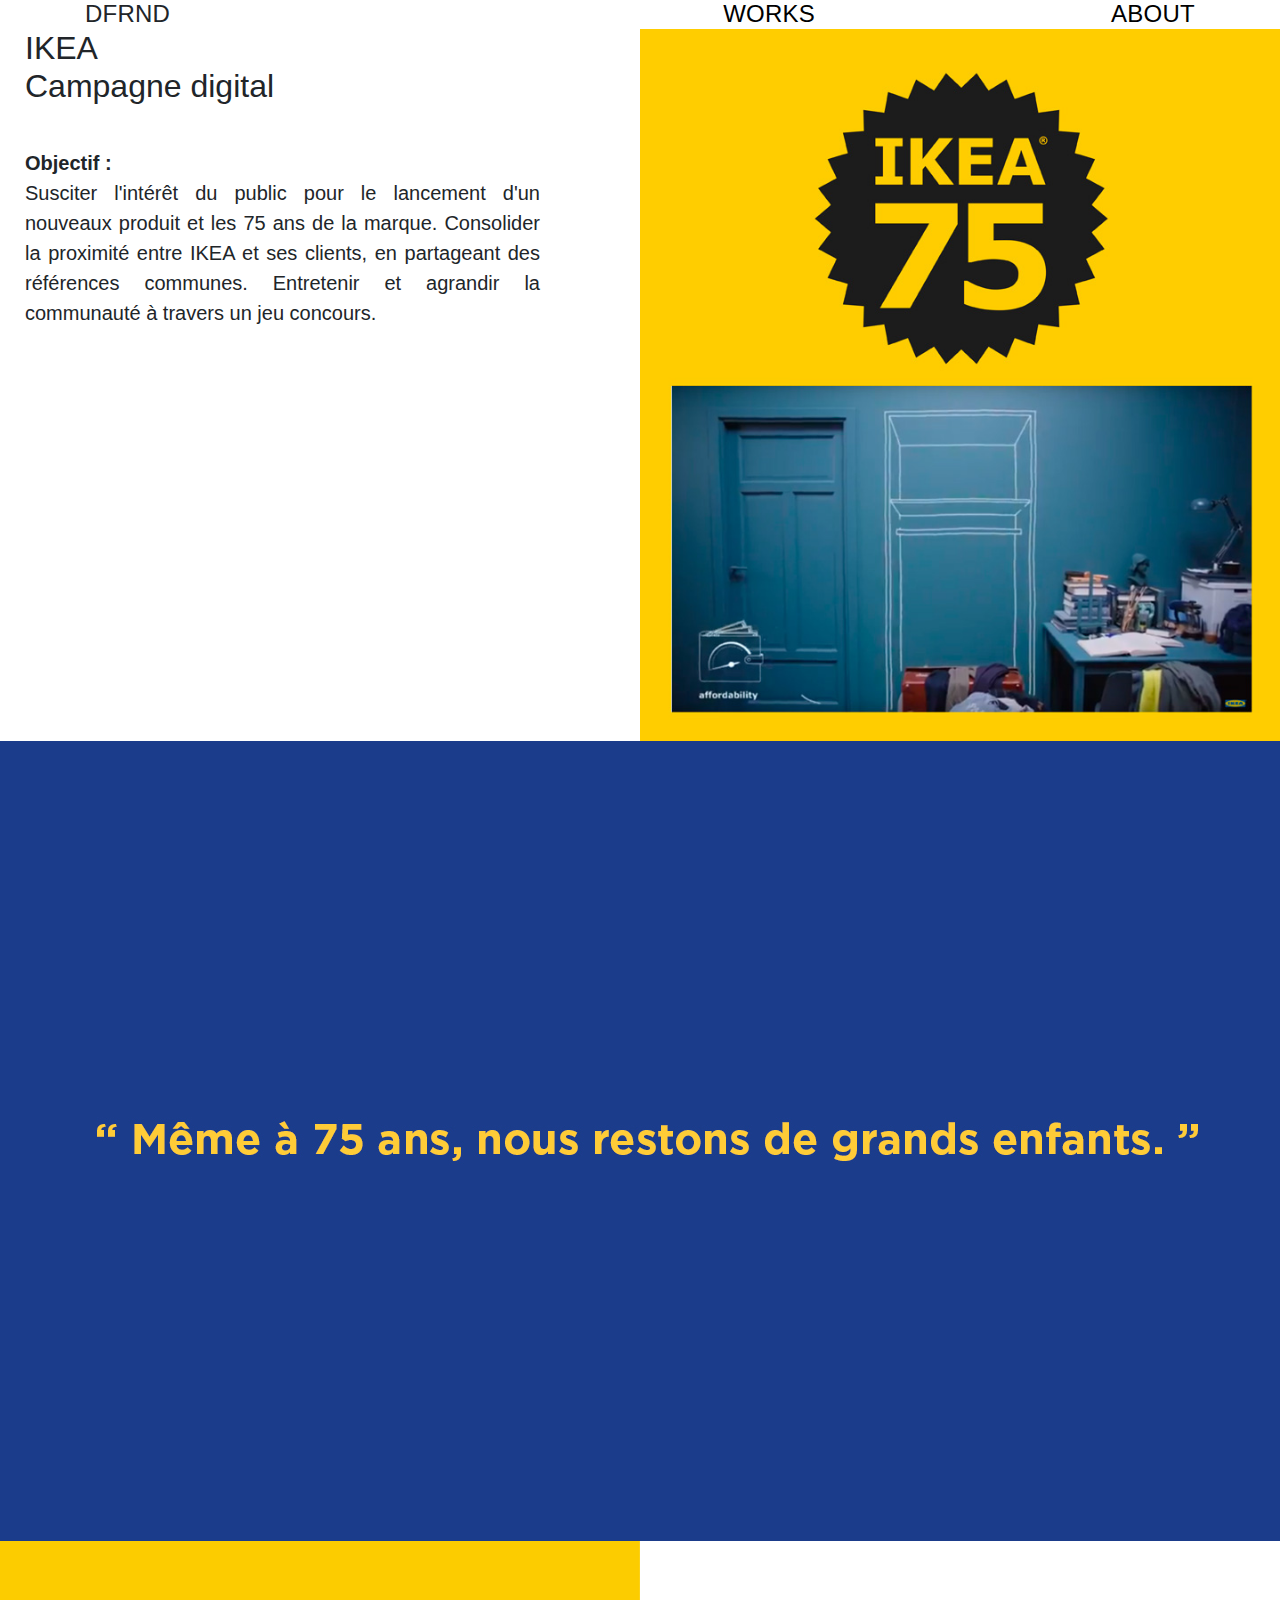
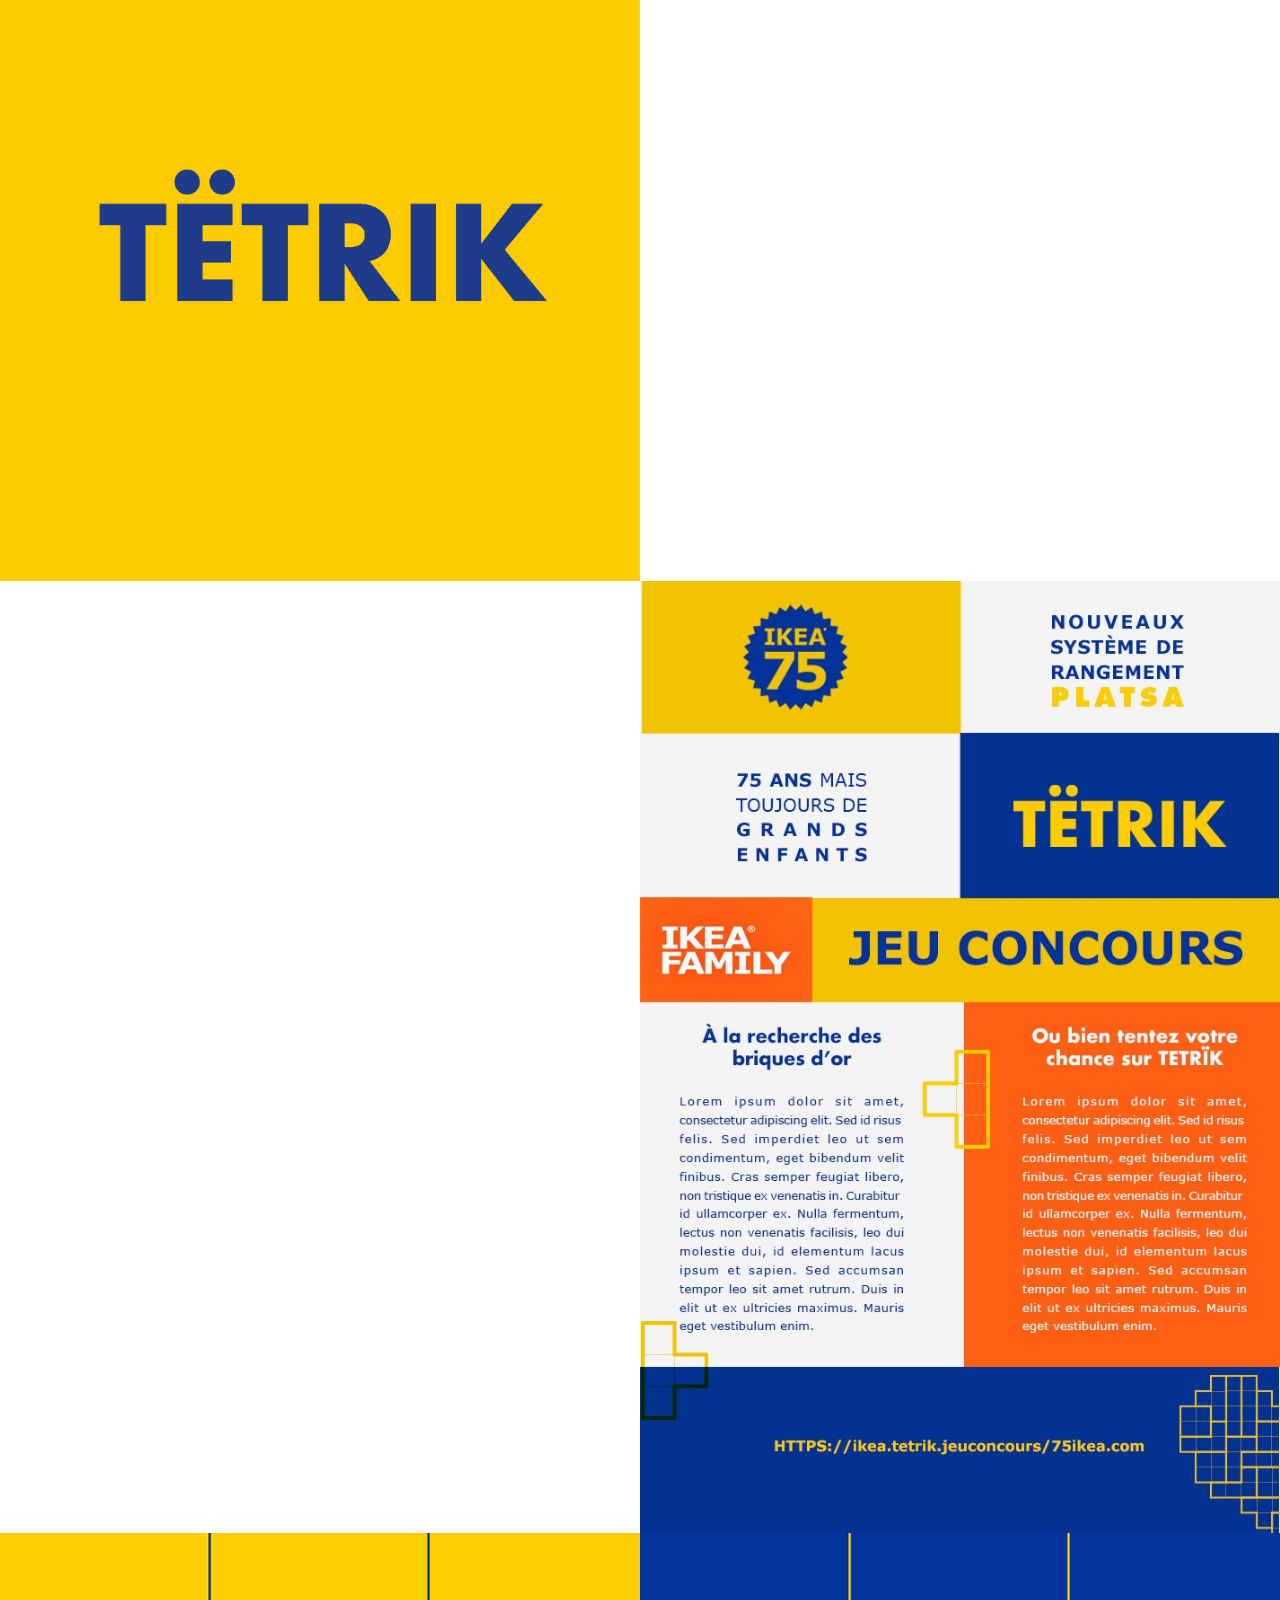
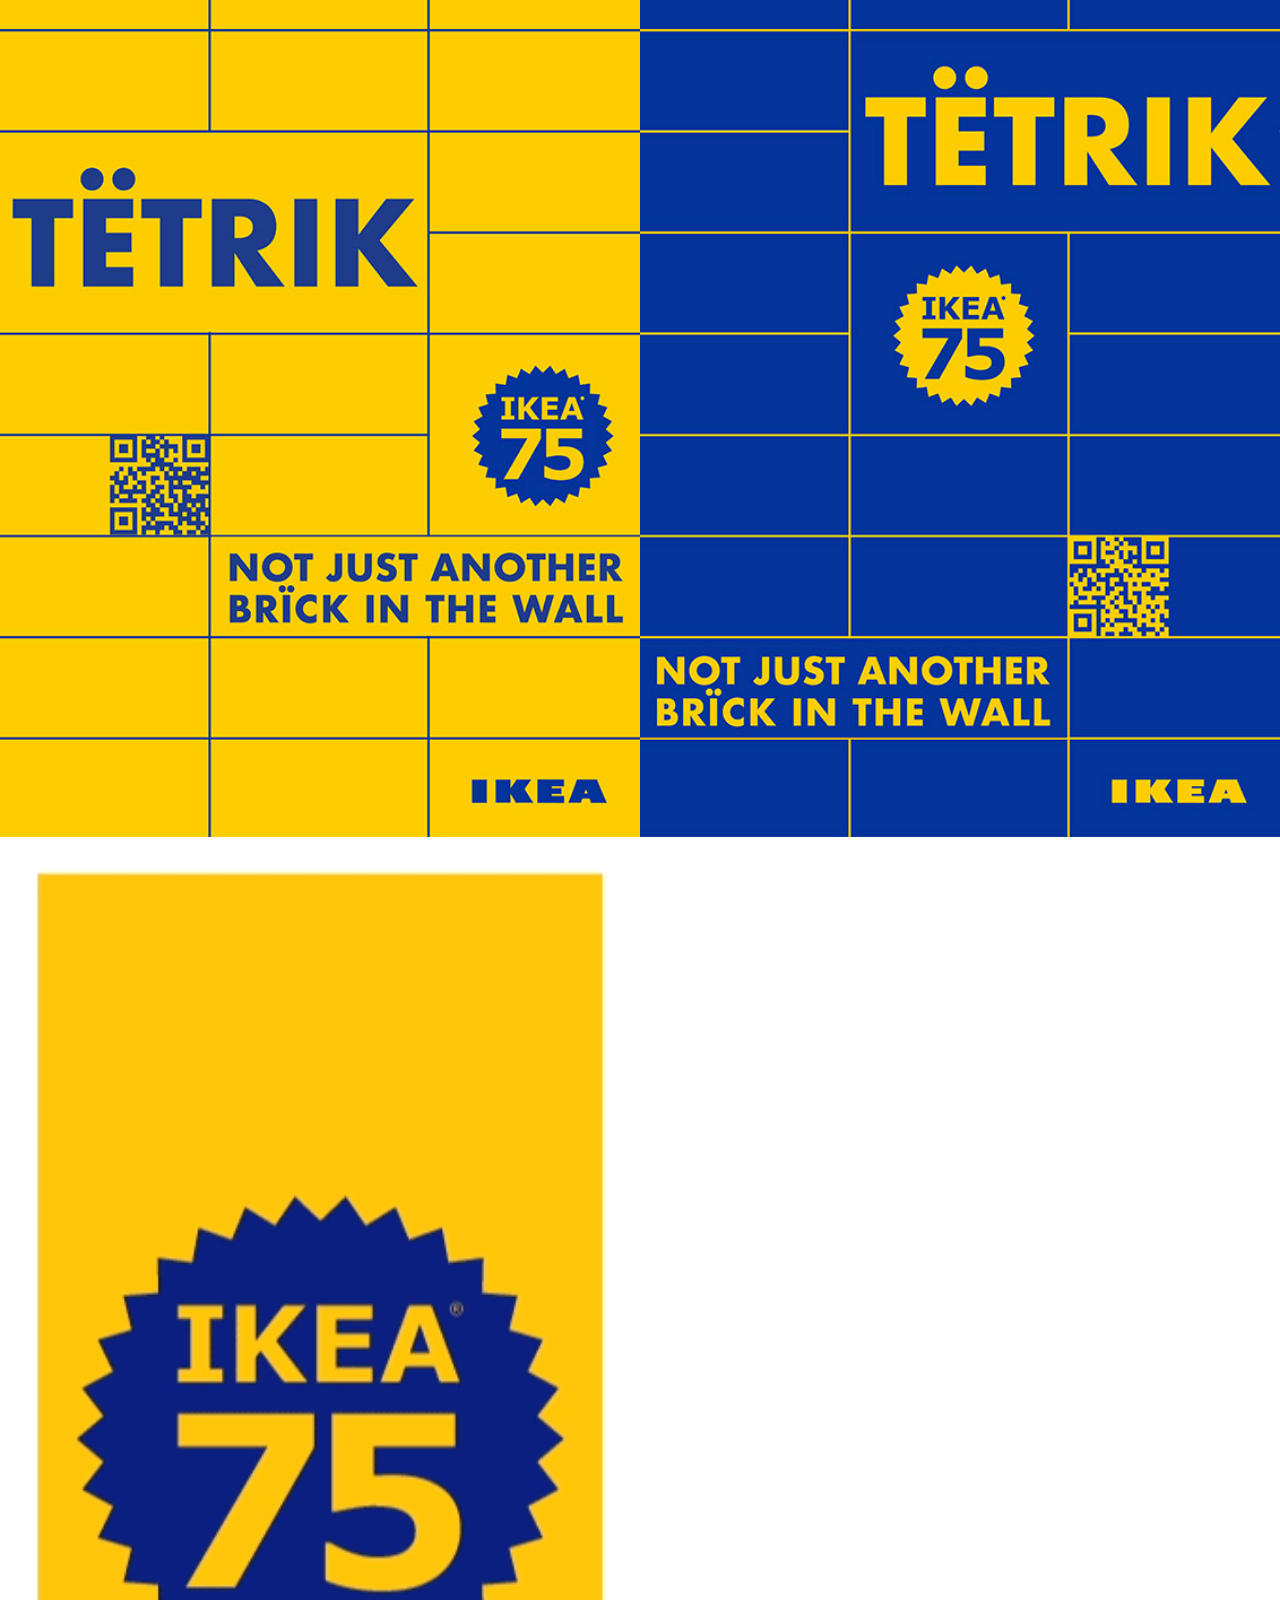
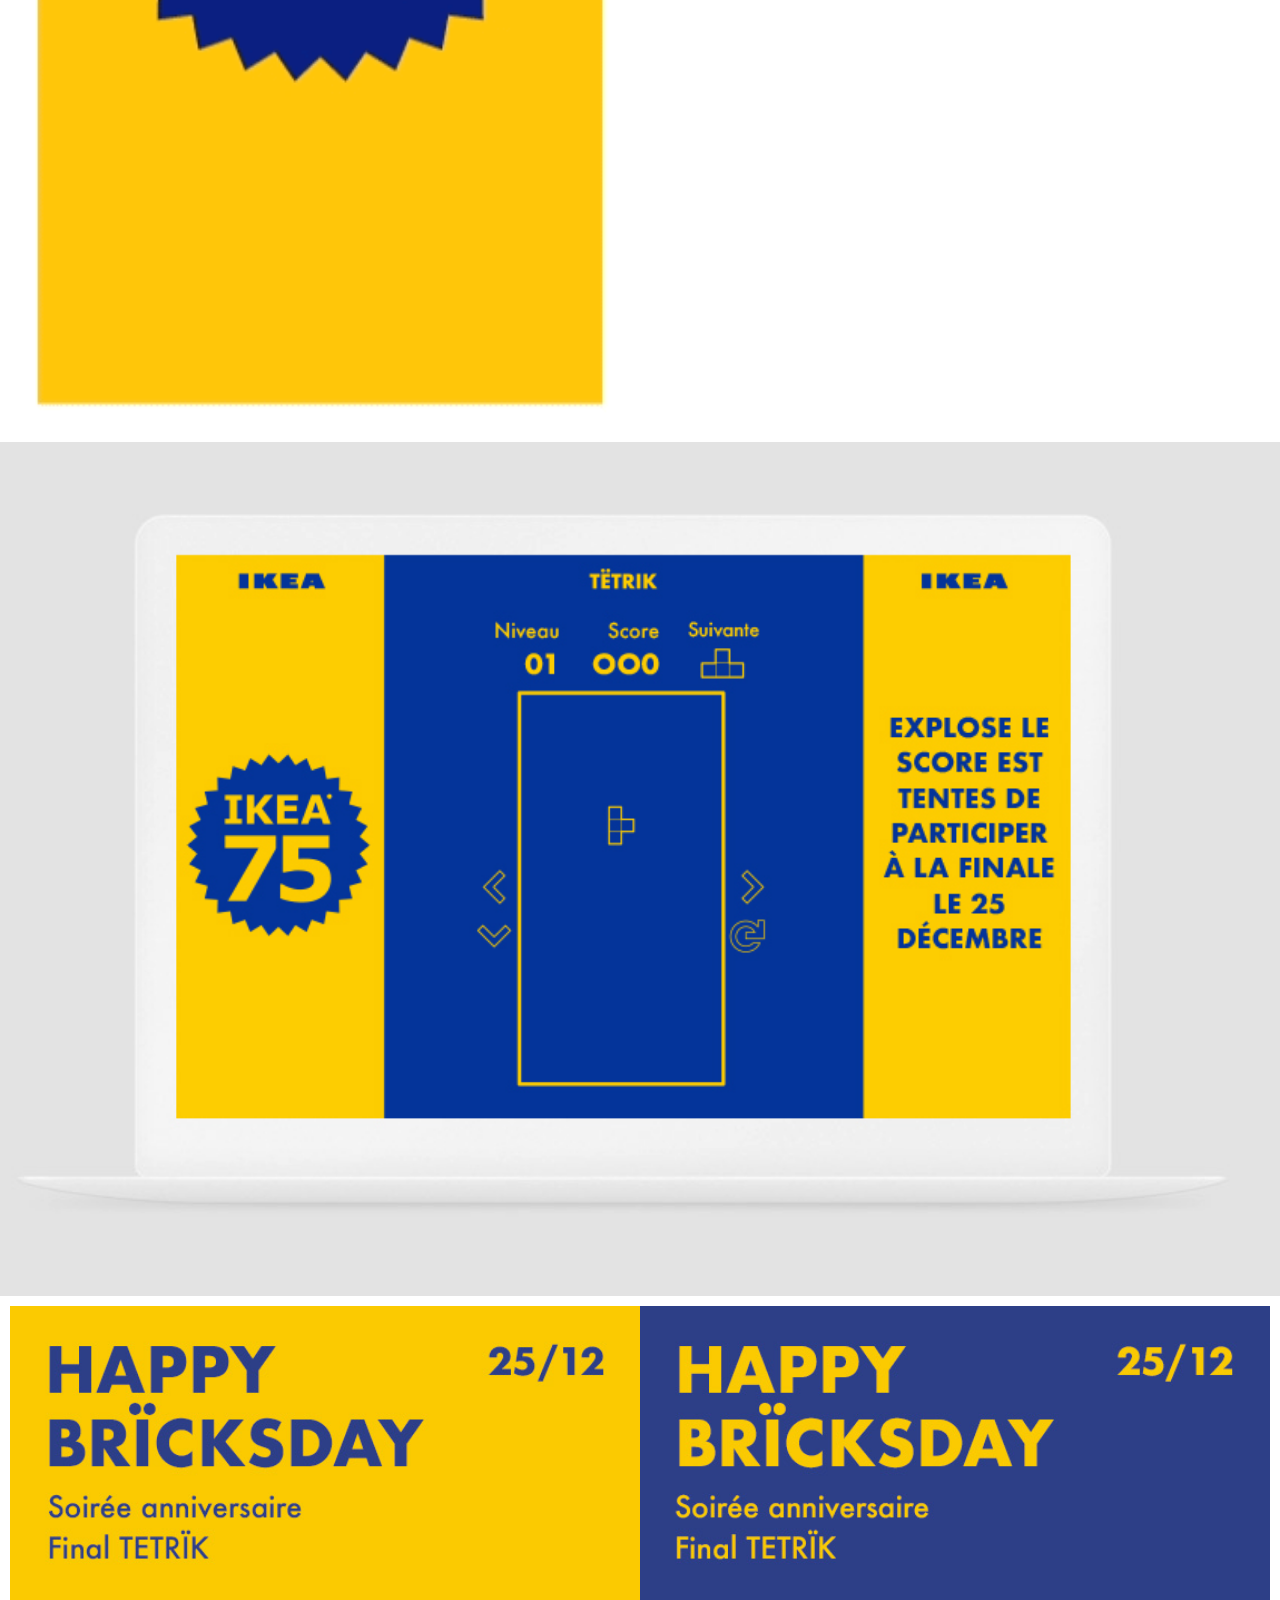
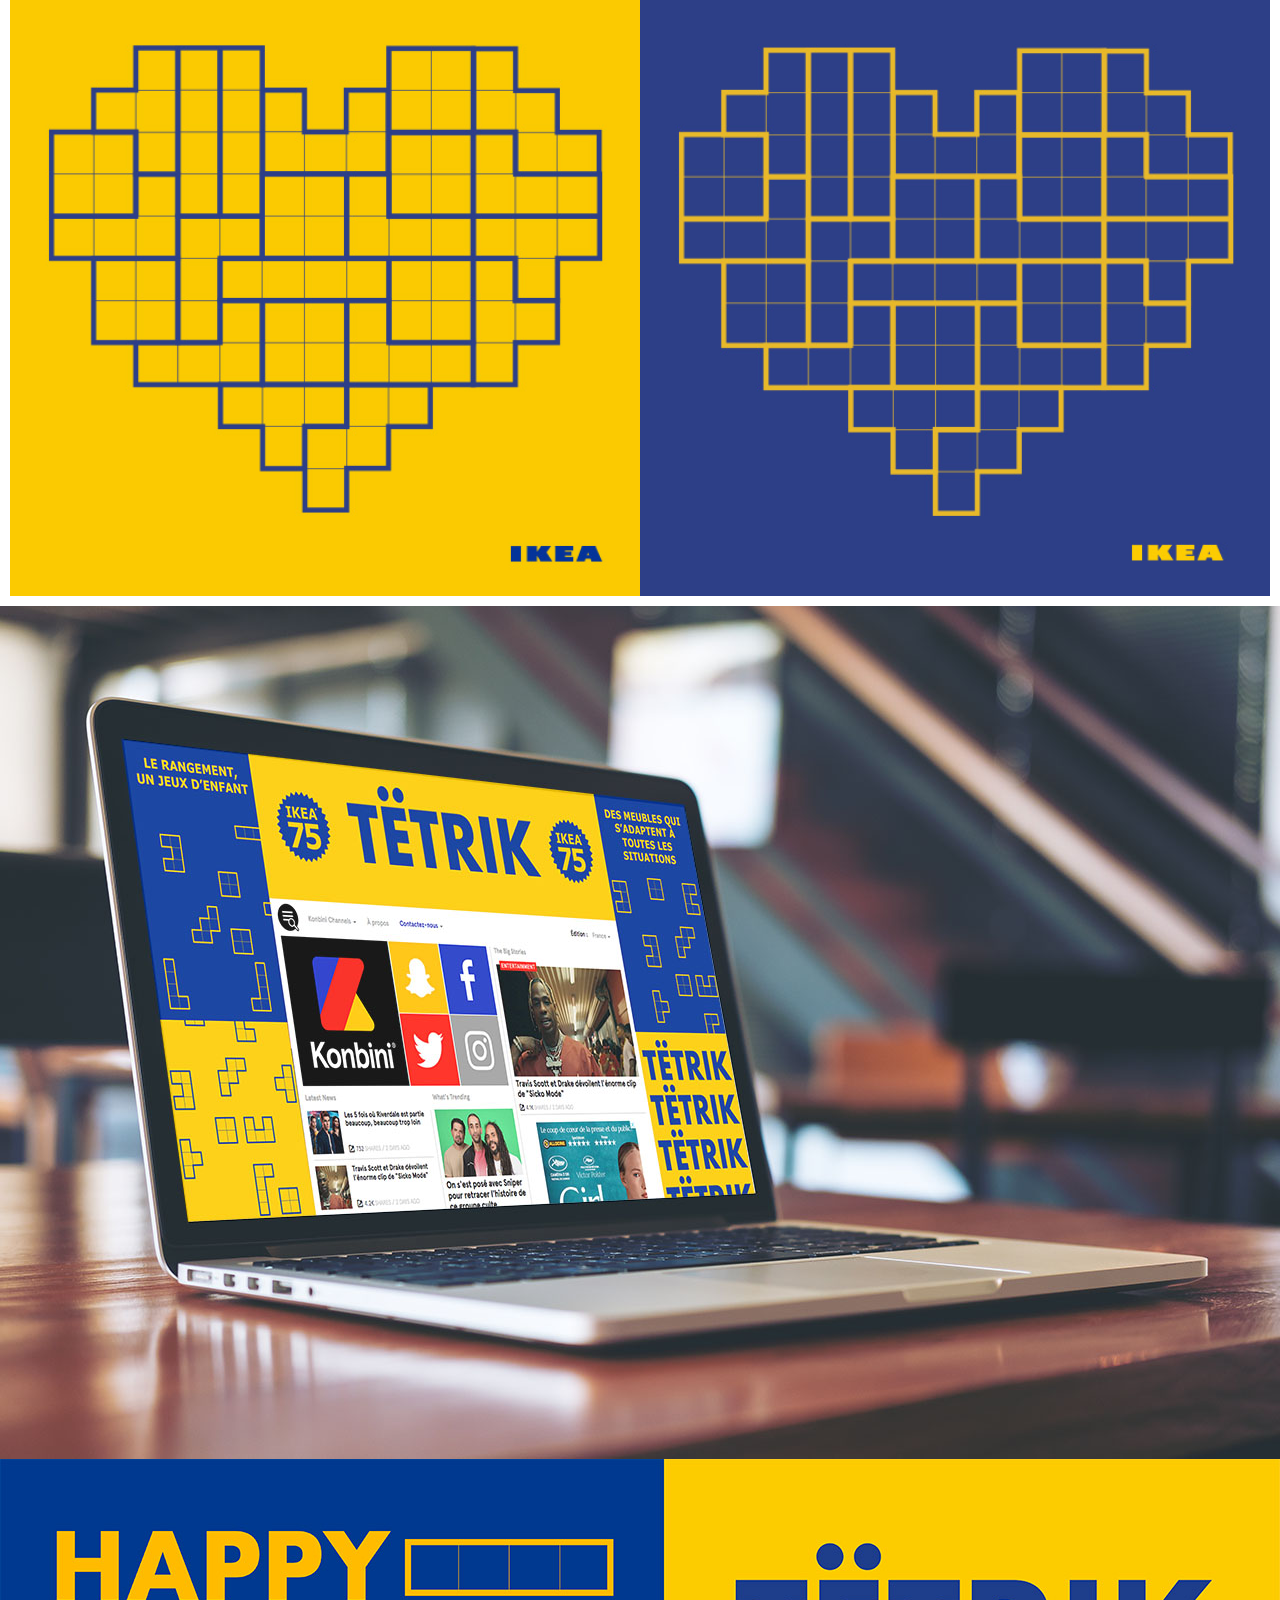
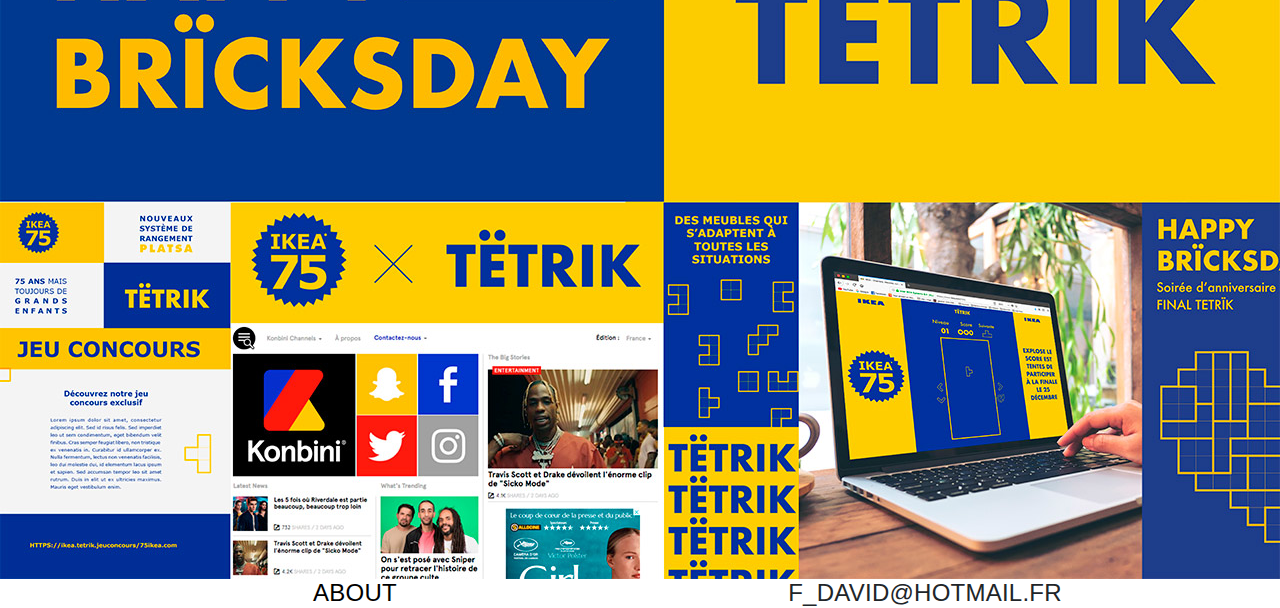
<file: index6.html>
<!DOCTYPE html>
<html>
  <head>
    <meta charset="utf-8">
    <title>DFRND</title>

<meta name="viewport" content="initial-scale=1, maximum-scale=1">

<link rel="stylesheet" href="styles/reset.css">
<link rel="stylesheet" href="bootstrap/bootstrap.min.css">
<link rel="stylesheet" href="styles/typo.css">
<link rel="stylesheet" href="styles/main.css">


  </head>

  <body>

    <header>
      <div class="container">
          <div class="row">
              <div class="col-md-4 col-xl-4">
                    <h1 class="">DFRND</h1>
              </div>
              <div class="col-md-4 text-right">
                    <a  href="index.html">WORKS</a>
              </div>
              <div class="col-md-4 text-right">
                    <a href="index2.html">ABOUT</a>
              </div>
          </div>
      </div>
  </header>


    <section id="comp">

      <div class="image-left media-block">
            <div>
                <h2>IKEA<br>
                   Campagne digital  <br></h2>
                    <br>
                    <B><p>Objectif : <br></B>

                      Susciter l'intérêt du public pour le lancement
                      d'un nouveaux produit et les 75 ans de la marque.
                      Consolider la proximité entre IKEA et ses clients,
                      en partageant des références communes.
                      Entretenir et agrandir la communauté à
                      travers un jeu concours.
                  </p>
            </div>

          <div>
           <img src="images/800x800/ikeanniversay.jpg" alt="">
         </div>
        </div>


  <div class="image-left media-block">
      <div>
        <img src="images/800x800/concept-ikea.jpg" alt="">
      </div>
  </div>

  <div class="image-right media-block">
    <div>

    </div>

    <div>
      <img src="images/800x800/tetrik-01.jpg" alt="">
    </div>
  </div>

  <div class="image-left media-block">
        <div>

              <p>
              </p>
        </div>

      <div>
       <img src="images/800x800/181021_comdig_ikea_newslettersfamily-web.jpg" alt="">
     </div>
    </div>

    <div class="image-right media-block">
      <div>
        <img src="images/800x800/190302_ikea_affichetetrik-web.jpg" alt="">
      </div>

      <div>
        <img src="images/800x800/190302_ikea_affichetetrik-web2.jpg" alt="">
      </div>
    </div>

    <div class="image-left media-block">
        <div>
        <img src="images/800x800/ikea_ban2.gif"  alt="">
       </div>
       <div>

             <p>
             </p>
       </div>
      </div>


    <div class="image-right media-block">
      <div>
        <img src="images/800x800/181006_comdig_ikea_tetrik_landingpage_simu2.jpg" alt="">
      </div>
    </div>

    <div class="image-right media-block">
      <div class="bleu">
        <img src="images/800x800/181031_comdig_ikea_affichesoireebleu-web.jpg" alt="">
      </div>
      <div class="jaune">
        <img src="images/800x800/181031_comdig_ikea_affichesoiree-web2.jpg" alt="">
      </div>
    </div>

    <div class="image-left media-block">
        <div>
         <img src="images/800x800/ikea_sitekonbini_simu.jpg" alt="">
       </div>
      </div>



      <div class="image-left media-block">
          <div>
            <img src="images/800x800/ikea_allworks.jpg" alt="">
          </div>
      </div>

      <div class="container footer">
          <div class="row">
              <div class="col-md-6 ">
                    <a href="index2.html">ABOUT</a>
              </div>
              <div class="col-md-6 ">
                    <h1> F_DAVID@HOTMAIL.FR </h1>
              </div>
          </div>
      </div>

    </section>



  <script src="scripts/jquery-3.2.1.min.js"></script>
  <script src="scripts/jquery.lettering-0.6.1.min.js"></script>
  <script>
  $(document).ready(function() {
    $(".fancy_title").lettering();
  });
  </script>



  </body>
</html>
</file>
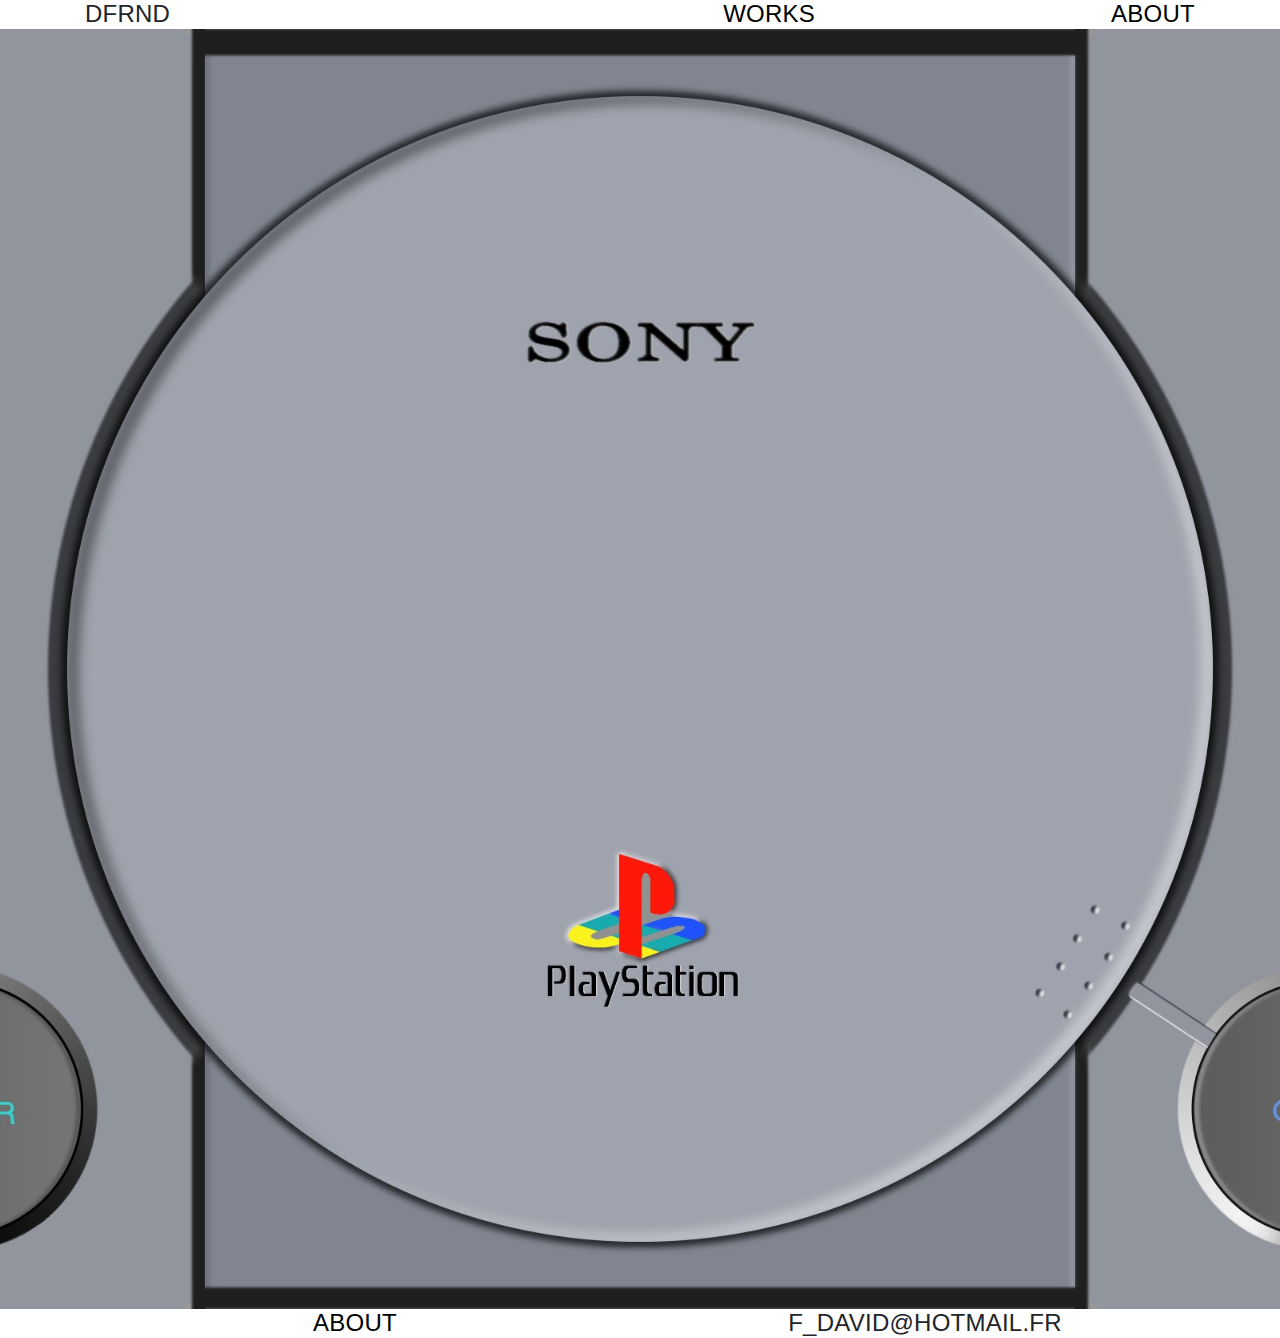
<file: index7.html>
<!DOCTYPE html>
<html>
  <head>
    <meta charset="utf-8">
    <title>DFRND</title>

<meta name="viewport" content="initial-scale=1, maximum-scale=1">

<link rel="stylesheet" href="styles/reset.css">
<link rel="stylesheet" href="bootstrap/bootstrap.min.css">
<link rel="stylesheet" href="styles/typo.css">
<link rel="stylesheet" href="styles/main.css">


  </head>

  <body>

    <header>
      <div class="container">
          <div class="row">
              <div class="col-md-4 col-xl-4">
                    <h1 class="">DFRND</h1>
              </div>
              <div class="col-md-4 text-right">
                    <a  href="index.html">WORKS</a>
              </div>
              <div class="col-md-4 text-right">
                    <a href="index2.html">ABOUT</a>
              </div>
          </div>
      </div>
  </header>


    <section id="comp">
<div class="background">


      <div class="video">

      <iframe width="100%" height="615" src="https://www.youtube.com/embed/z3Et9AiowuI" frameborder="0" allow="accelerometer; autoplay; encrypted-media; gyroscope; picture-in-picture" allowfullscreen></iframe>

    </div>
</div>
<div class="container footer">
    <div class="row">
        <div class="col-md-6 ">
              <a href="index2.html">ABOUT</a>
        </div>
        <div class="col-md-6 ">
              <h1> F_DAVID@HOTMAIL.FR </h1>
        </div>
    </div>
</div>


    </section>

  <script src="scripts/jquery-3.2.1.min.js"></script>
  <script src="scripts/jquery.lettering-0.6.1.min.js"></script>
  <script>
  $(document).ready(function() {
    $(".fancy_title").lettering();
  });
  </script>



  </body>
</html>
</file>
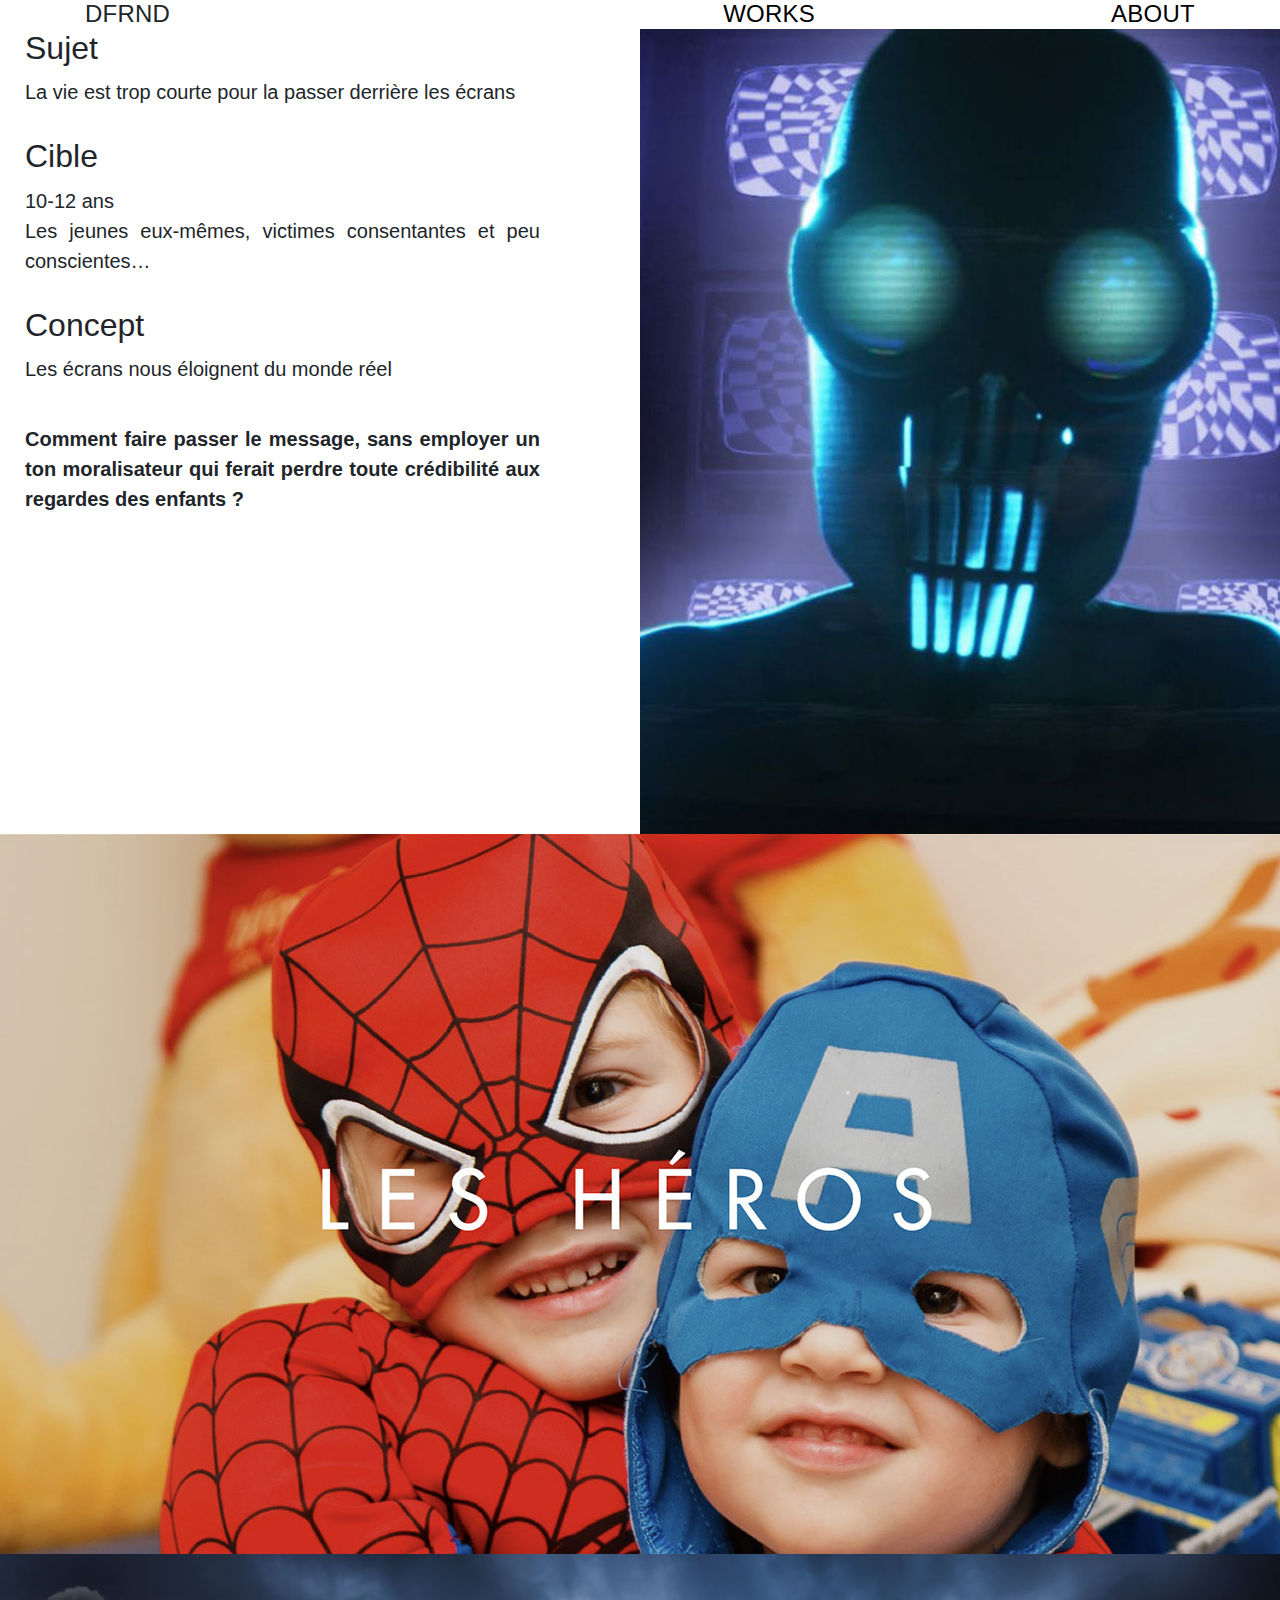
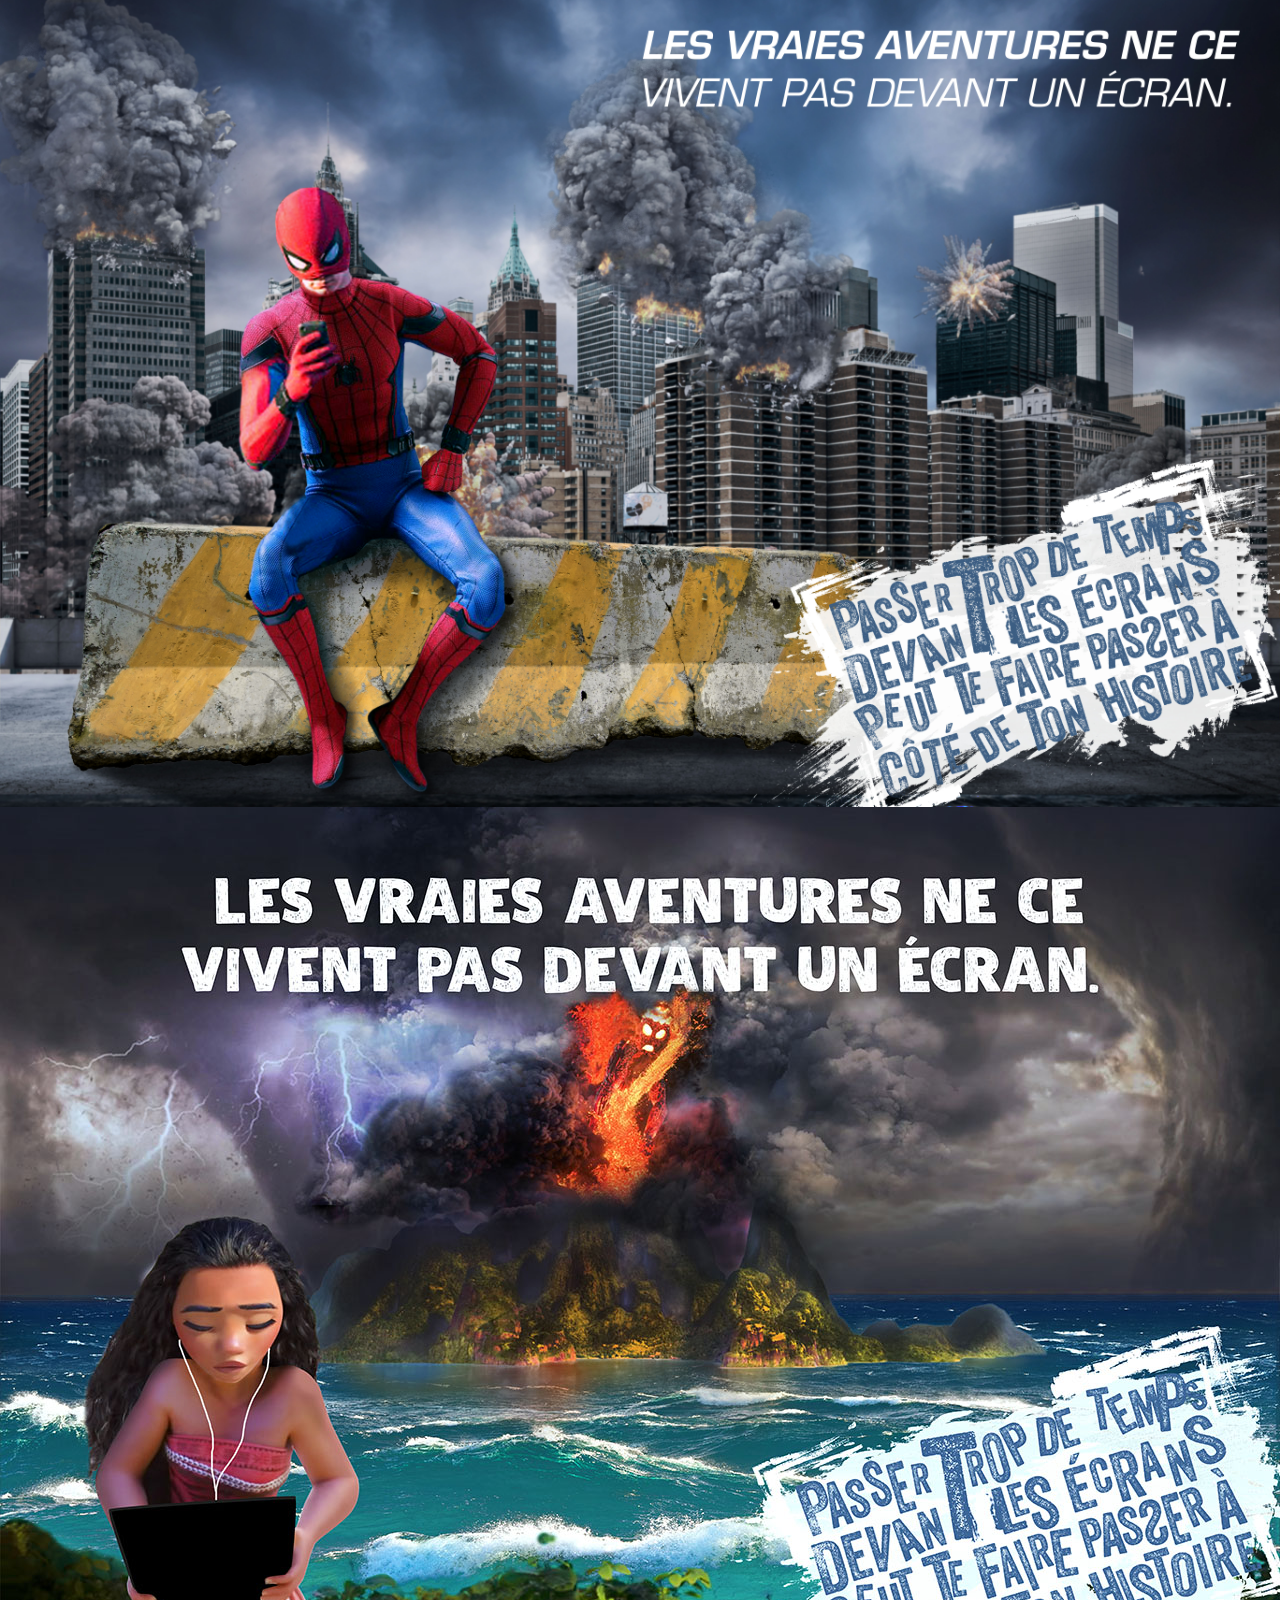
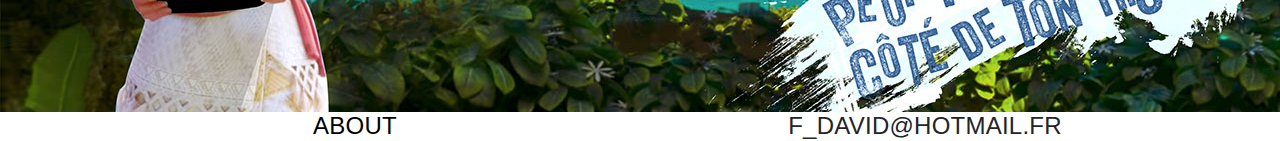
<file: index8.html>
<!DOCTYPE html>
<html>
  <head>
    <meta charset="utf-8">
    <title>DFRND</title>

<meta name="viewport" content="initial-scale=1, maximum-scale=1">

<link rel="stylesheet" href="styles/reset.css">
<link rel="stylesheet" href="bootstrap/bootstrap.min.css">
<link rel="stylesheet" href="styles/typo.css">
<link rel="stylesheet" href="styles/main.css">


  </head>

  <body>

    <header>
      <div class="container">
          <div class="row">
              <div class="col-md-4 col-xl-4">
                    <h1 class="">DFRND</h1>
              </div>
              <div class="col-md-4 text-right">
                    <a  href="index.html">WORKS</a>
              </div>
              <div class="col-md-4 text-right">
                    <a href="index2.html">ABOUT</a>
              </div>
          </div>
      </div>
  </header>


    <section id="comp">

      <div class="image-left media-block">
            <div>
                <h2>Sujet</h2>
                  <p> La vie est trop courte pour la passer derrière les écrans  </p>

                <h2>Cible</h2>
                      <p>  10-12 ans <br>
                        Les jeunes eux-mêmes, victimes consentantes et peu conscientes…
                  </p>
                <h2>Concept</h2>
                    <p> Les écrans nous éloignent du monde réel  </p>

                <B><p>Comment faire passer le message,
                        sans employer un ton moralisateur
                        qui ferait perdre toute crédibilité aux regardes des enfants ? </p></B>
            </div>


          <div>
           <img src="images/800x800/cibleda.jpg" alt="">
         </div>
      </div>

        <div class="image-left media-block">
          <div>
          <img src="images/800x800/190120_wrkshp_cluddesda_ecran.006.jpg">
          </div>
        </div>

      <div class="image-right media-block">


      <div>
        <img  src="images/800x800/190201_wrkshp_clubdesda_keyvisual_spidman_web.jpg" alt="">
      </div>
      </div>
      <div class="image-left media-block">

      <div>
        <img src="images/800x800/vaiana_miskine_tempete-web.jpg" alt="">
      </div>
    </div>

    <div class="container footer">
        <div class="row">
            <div class="col-md-6 ">
                  <a href="index2.html">ABOUT</a>
            </div>
            <div class="col-md-6 ">
                  <h1> F_DAVID@HOTMAIL.FR </h1>
            </div>
        </div>
    </div>

    </section>

  <script src="scripts/jquery-3.2.1.min.js"></script>
  <script src="scripts/jquery.lettering-0.6.1.min.js"></script>
  <script>
  $(document).ready(function() {
    $(".fancy_title").lettering();
  });
  </script>



  </body>
</html>
</file>
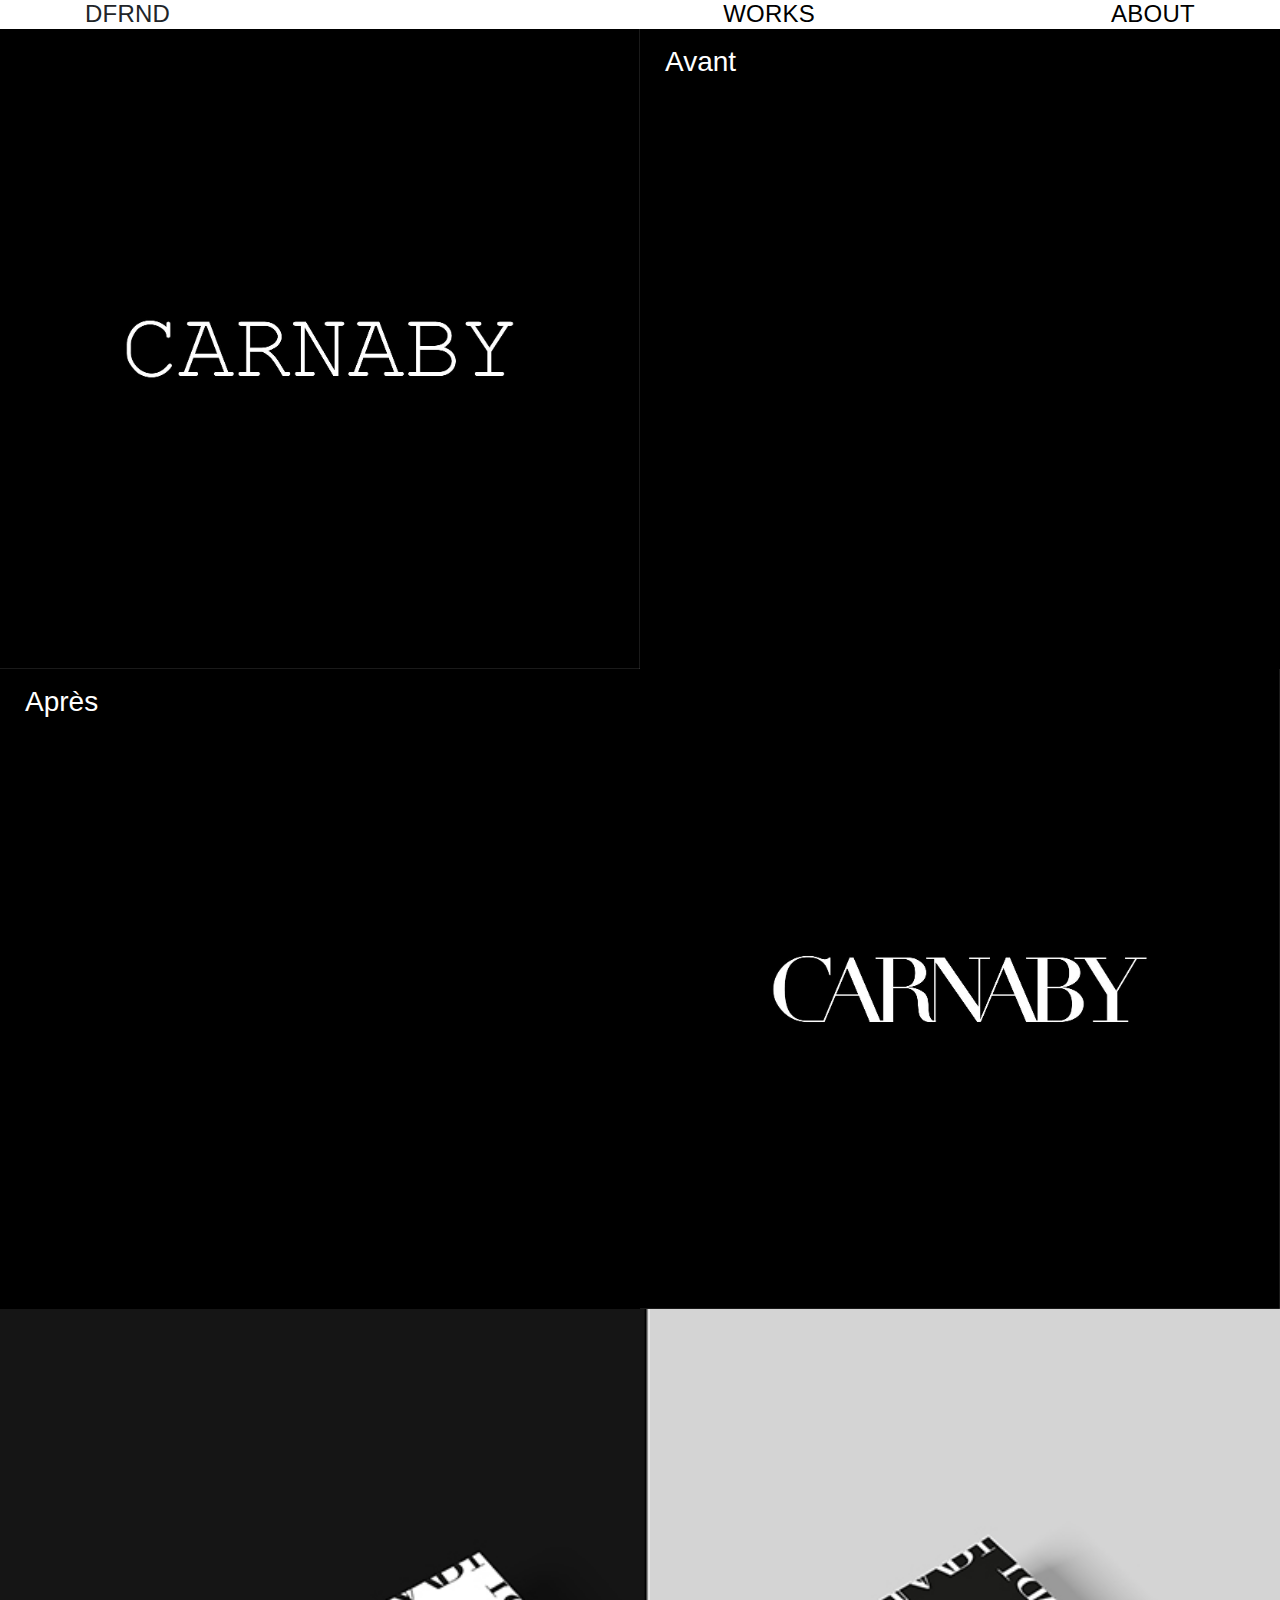
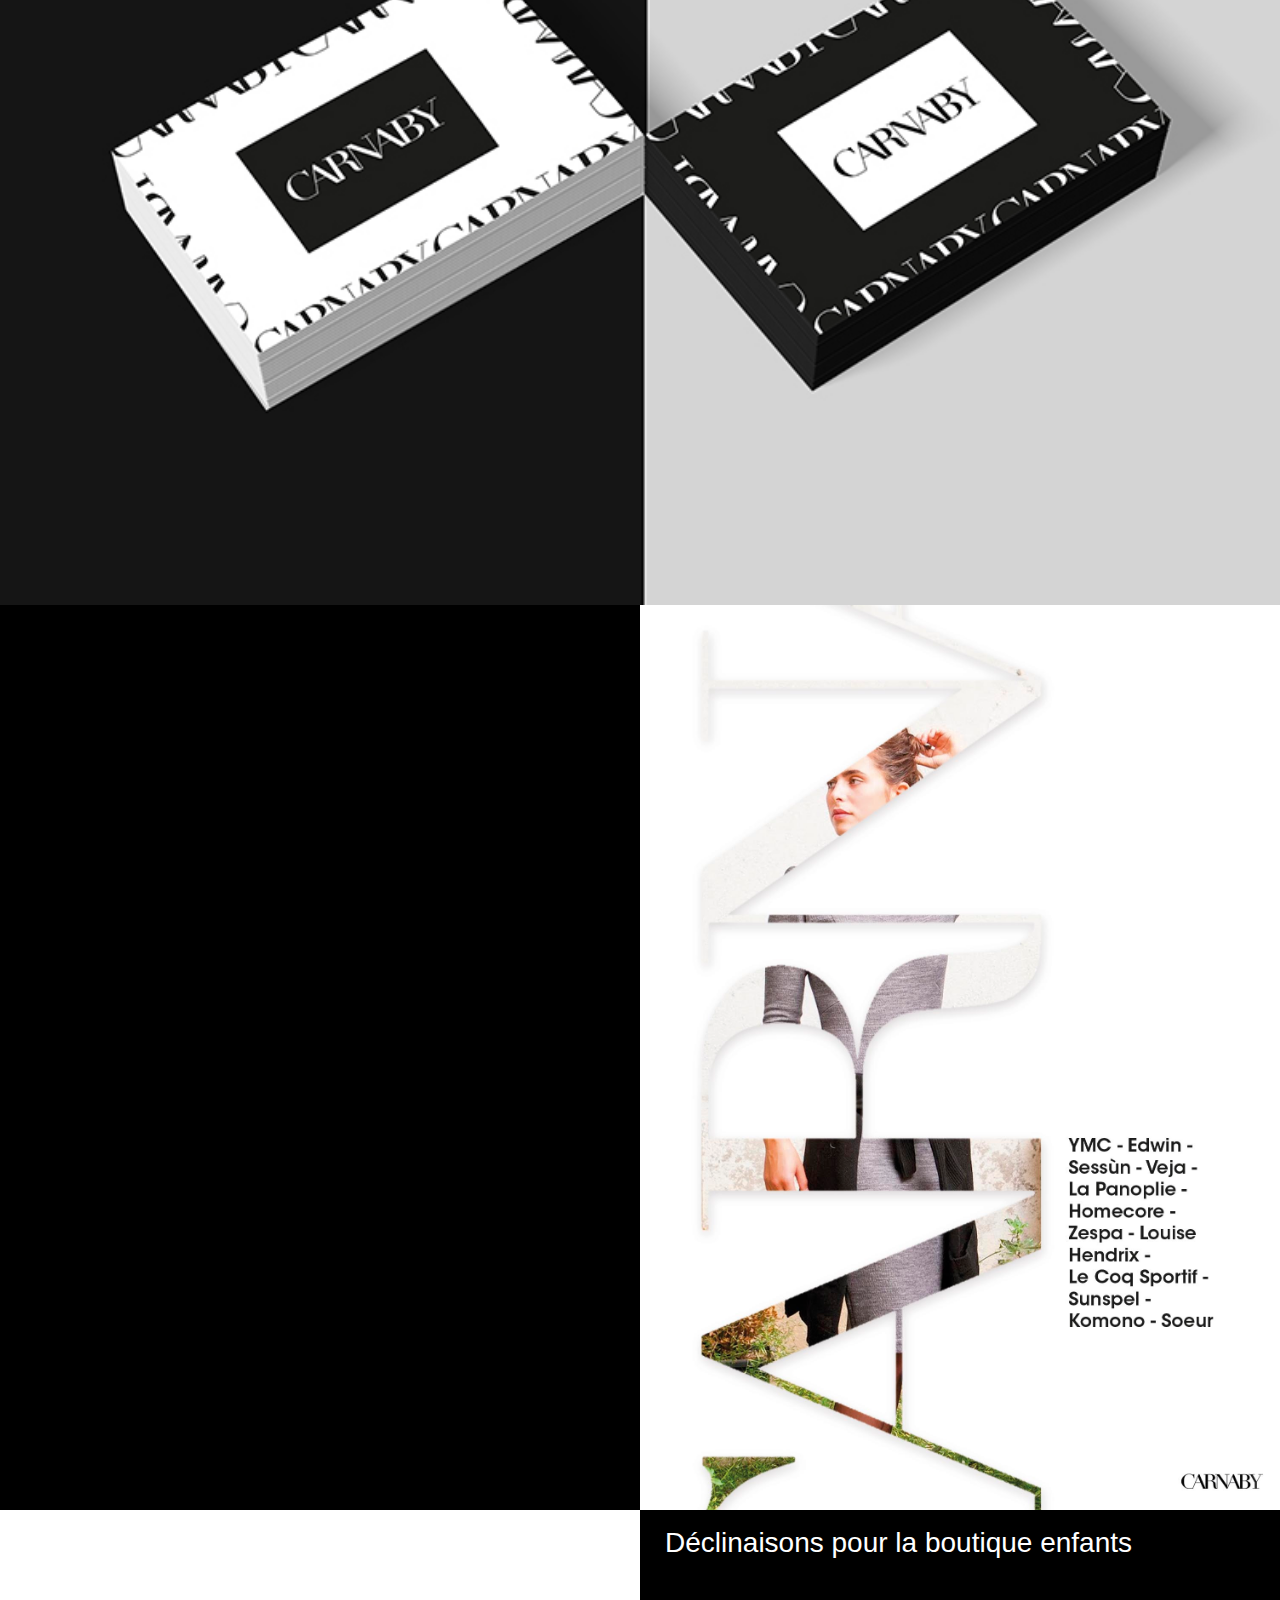
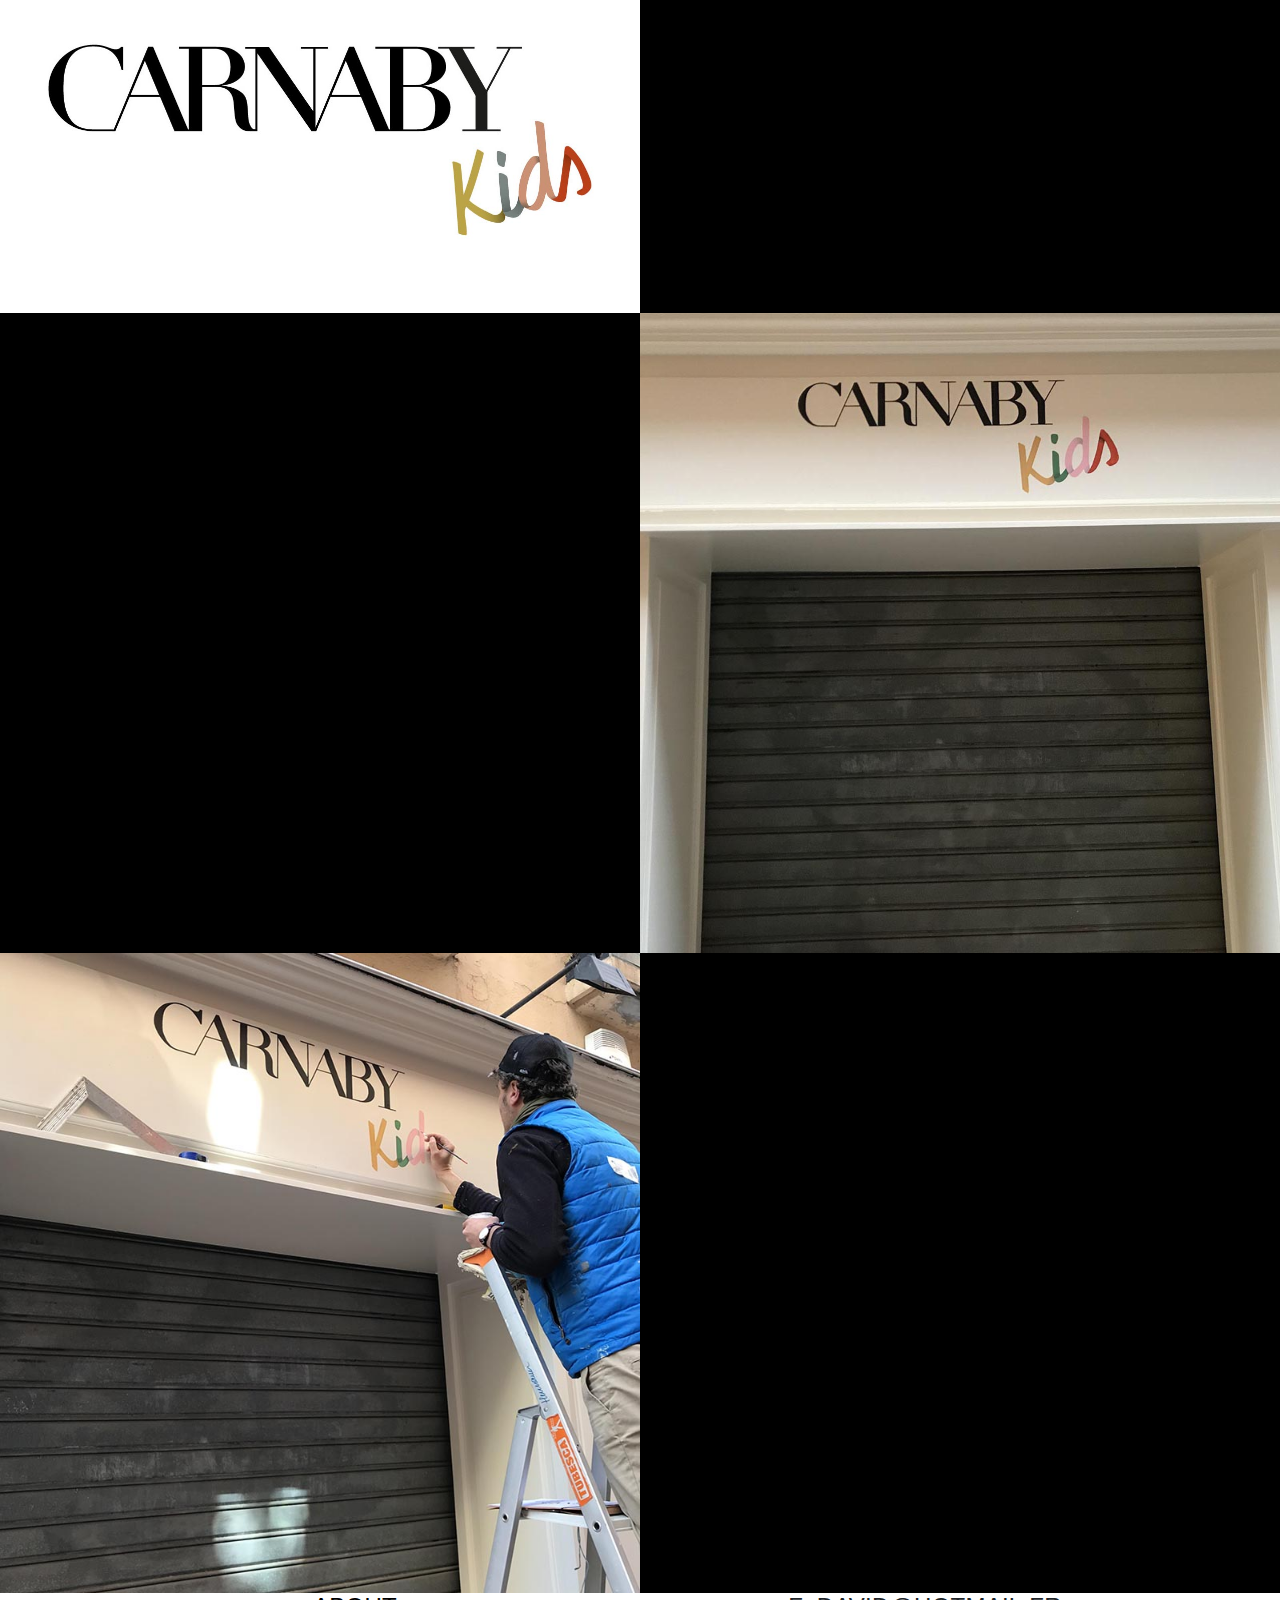
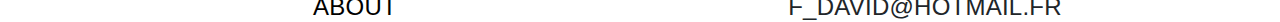
<file: index9.html>
<!DOCTYPE html>
<html>
  <head>
    <meta charset="utf-8">
    <title>DFRND</title>

<meta name="viewport" content="initial-scale=1, maximum-scale=1">

<link rel="stylesheet" href="styles/reset.css">
<link rel="stylesheet" href="bootstrap/bootstrap.min.css">
<link rel="stylesheet" href="styles/typo.css">
<link rel="stylesheet" href="styles/main.css">


  </head>

  <body>

    <header>
      <div class="container">
          <div class="row">
              <div class="col-md-4 col-xl-4">
                    <h1 class="">DFRND</h1>
              </div>
              <div class="col-md-4 text-right">
                    <a  href="index.html">WORKS</a>
              </div>
              <div class="col-md-4 text-right">
                    <a href="index2.html">ABOUT</a>
              </div>
          </div>
      </div>
  </header>


    <section id="comp">
<div class="carnaby">
      <div class="image-right media-block cocacola">
      <div>
        <h3>Avant</h3>
      </div>
      <div>
        <img  src="images/800x800/ancienlogo-web-01.jpg" alt="">
      </div>
      </div>

      <div class="image-left media-block">
      <div>
        <h3> Après</h3>
      </div>
      <div>
        <img src="images/800x800/newlogo-01.jpg" alt="">
      </div>
    </div>

    <div class="image-right media-block ">
      <div>
          <img  src="images/800x800/190214_carnaby-logofashion.jpg" alt="">
      </div>
    </div>

    <div class="image-left media-block">

    <div>

    </div>

    <div>
      <img src="images/800x800/affiche-carnaby.jpg" alt="">
    </div>
    </div>


    <div class="image-right media-block ">
      <div>
          <h3>Déclinaisons pour la boutique enfants </h3>

      </div>
      <div>
          <img  src="images/800x800/logokids-01.jpg" alt="">
      </div>
        </div>

      <div class="image-left media-block">
        <div>
        </div>
      <div>
<img src="images/800x800/kids-logosimu.jpg" alt="">
      </div>
    </div>

<div class="image-right media-block ">
  <div>
  </div>

    <div>
      <img src="images/800x800/kids-logo-simu2.jpg" alt="">
    </div>
    </div>
    </div>

    <div class="container footer">
        <div class="row">
            <div class="col-md-6 ">
                  <a href="index2.html">ABOUT</a>
            </div>
            <div class="col-md-6 ">
                  <h1> F_DAVID@HOTMAIL.FR </h1>
            </div>
        </div>
    </div>


    </section>

  <script src="scripts/jquery-3.2.1.min.js"></script>
  <script src="scripts/jquery.lettering-0.6.1.min.js"></script>
  <script>
  $(document).ready(function() {
    $(".fancy_title").lettering();
  });
  </script>



  </body>
</html>
</file>
<file: styles/typo.css>
h1{
  font-weight: 400;
  font-size: 1.5rem;
  margin: 0;
  padding: 0;
  line-height: 1.2;
  letter-spacing: 0.01em;
}

a{
  font-weight: 400;
  font-size: 1.5rem;
  margin: 0;
  padding: 0;
  line-height: 1.2;
  letter-spacing: 0.01em;
  color: #000000;
  padding-left: 0px;
}
a:hover{
  text-decoration: line-through;
  color: black;
}

.text h2{
  font-size: 50px;
  font-weight: bold;
}
h3{
  font-weight: lighter;
}
</file>
<file: styles/main.css>
body {
  background-color: white;
    margin: 0;
}
header {
  background-color: white;
}


#bio {

  display: flex;
  align-items: center;
  margin-top: 35px;
  margin-bottom: 25px;
  text-align: justify;
  word-spacing: 2px;
  line-height: 30px;
}

.bio-content-block {
  max-width: 960px;
  margin: 30px auto;
  columns: 2;
}

/*carnaby*/
.carnaby{
  background-color: black;
}

#comp {
  background-color: #fff;
}

#comp h2 {
  text-align: left;

  margin-left: 18px;
  margin-left: 25px;
}
#comp h3 {
  text-align: left;
  margin-top: 16px;
  margin-left: 18px;
  margin-left: 25px;
  color: white;
}

#comp p {
  margin-left: 25px;
  margin-top: 10px;
  font-size: 20px;
  margin-right: 100px;
  margin-bottom: 0;
  padding-bottom: 30px;
  text-align: justify;
}

.fila{
  padding-left: 0;
  padding-right: 0;
}

/* appliqué sur les divs de la page d'acceuil */
.container-fluid {
  position: relative;
  padding-left: 0;
  padding-right: 0;
}

  /* effets quand on passe sur l'image */
.middle {
  transition: .5s ease;
  opacity: 0;
  position: absolute;
  top: 50%;
  left: 50%;
  transform: translate(-50%, -50%);
  -ms-transform: translate(-50%, -50%);
  text-align: center;
}

.container-fluid:hover .image {
  opacity: 0.3;
}

.container-fluid:hover .middle {
  opacity: 1;
}

.text {
  color: black;
  font-size: 16px;
  padding: 16px 32px;
}
/*fin des effets*/

/*camaieu*/
.explication{
  background-color: #ffbbb4;
  color: white;
  font-weight:lighter;
  word-spacing: 2px;
}
.explication2{
background-color: #a7d0e4;
color:white;
font-weight:lighter;
word-spacing: 2px;
}





/*affiche anniversaire ikea*/
.bleu{
  padding-top: 10px;
  padding-bottom: 10px;
  padding-right: 10px;
}
.jaune{
  padding-top: 10px;
  padding-bottom: 10px;
  padding-left: 10px;
}
/*fin des affiches anniversaire ikea*/

.media-block {
  display: flex;
  width: 100%;
}

.video{
  text-align: center;
  padding-top: 380px
}

.lbpanim{
  text-align: center;
  padding-top: 380px;
}
.lbp{
  background-image: url('190220_lbp_motif_book.jpg');
  background-size: cover;
  background-position: center top;
  width: 100%;
  height: 1280px;
}
.footer{
  text-align: center;
  font-size: 1rem;
}

.signature{
  margin-top: 20px;
}

/*video playstation*/
.background{
  background-image: url('playstation-back.jpeg');
  background-size: cover;
  background-position: center top;
  height: 1280px;
}

@media  (max-width: 750px){

  .media-block {
      display: block;
  }
  .media-block div{
    width: 100%;
    text-align: center;
  }

.header-content-block h1{
font-size: 3em;

}
#comp h2 {
  font-size: 30px;
  text-align: left;
}
#comp p{
  font-size: 14px;
  margin-top: 15px;
  margin-bottom: 15px;
  text-align: left;
}
.header-content-block{
  margin-left: 5px;
}
p{
  font-size: 11px;
}

#comp .char5,
#comp .char6,
#comp .char7,
#comp .char8,
#comp .char9,
#comp .char10,
#comp .char11,
#comp .char12 {
  display : none;
}

#illu  .char5,
#illu  .char6,
#illu  .char7,
#illu  .char8,
#illu  .char9,
#illu  .char10,
#illu  .char11,
#illu  .char12 {
  display : none; }

.bio-content-block {
  max-width: 960px;
  margin: 30px auto;
  columns: 1;
  text-align: justify;

}

.image-right p{
  margin-bottom: 20px;
}

#bio {
  display: block;
}

}

.media-block div {
  width : 100%;
}

.media-block div img {
  width: 100%;
}

.image-right {
  flex-direction: row-reverse;
}

.images-left{
  width: 100%;
  height: 400px;
  background-color: #fff;
}



.edition3 {
  background-color: #fd012a;
  color: #fff;
  min-height: 30vh;
/* tout les mediaqueries*/
</file>
